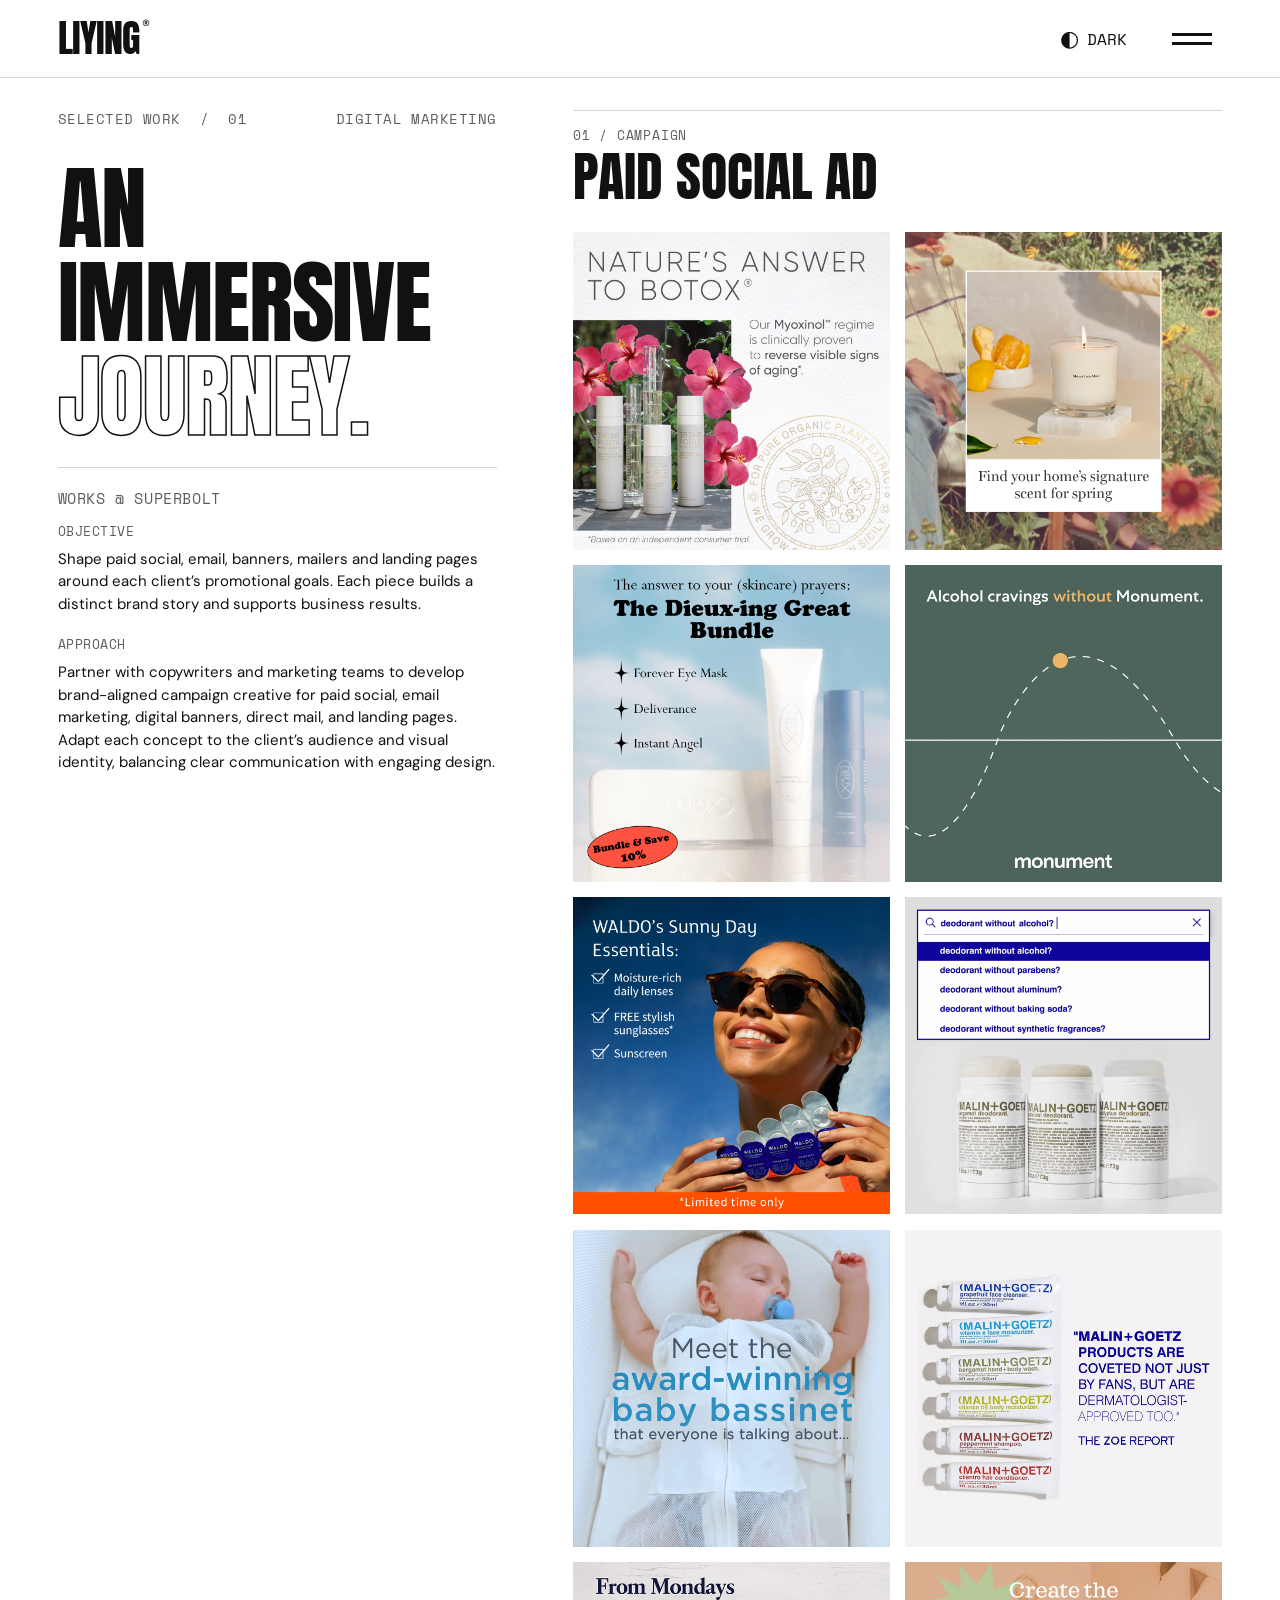
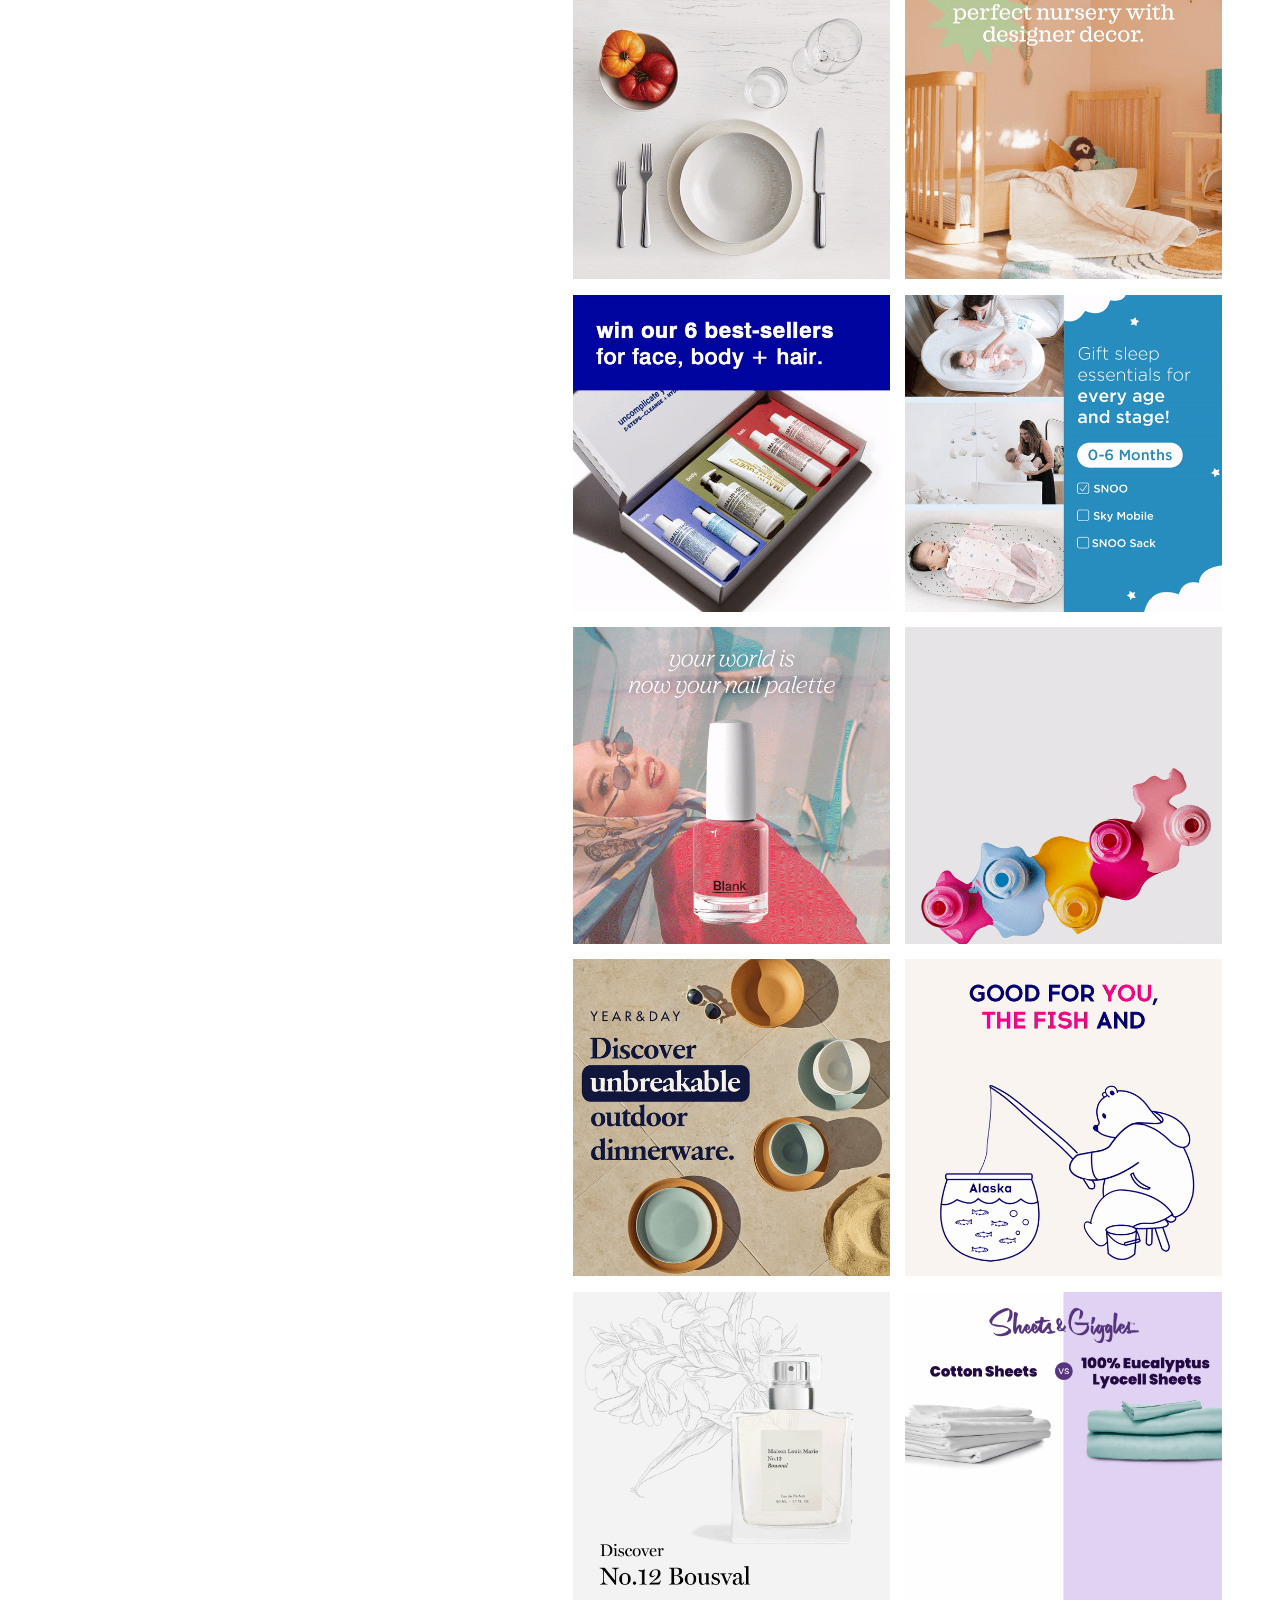
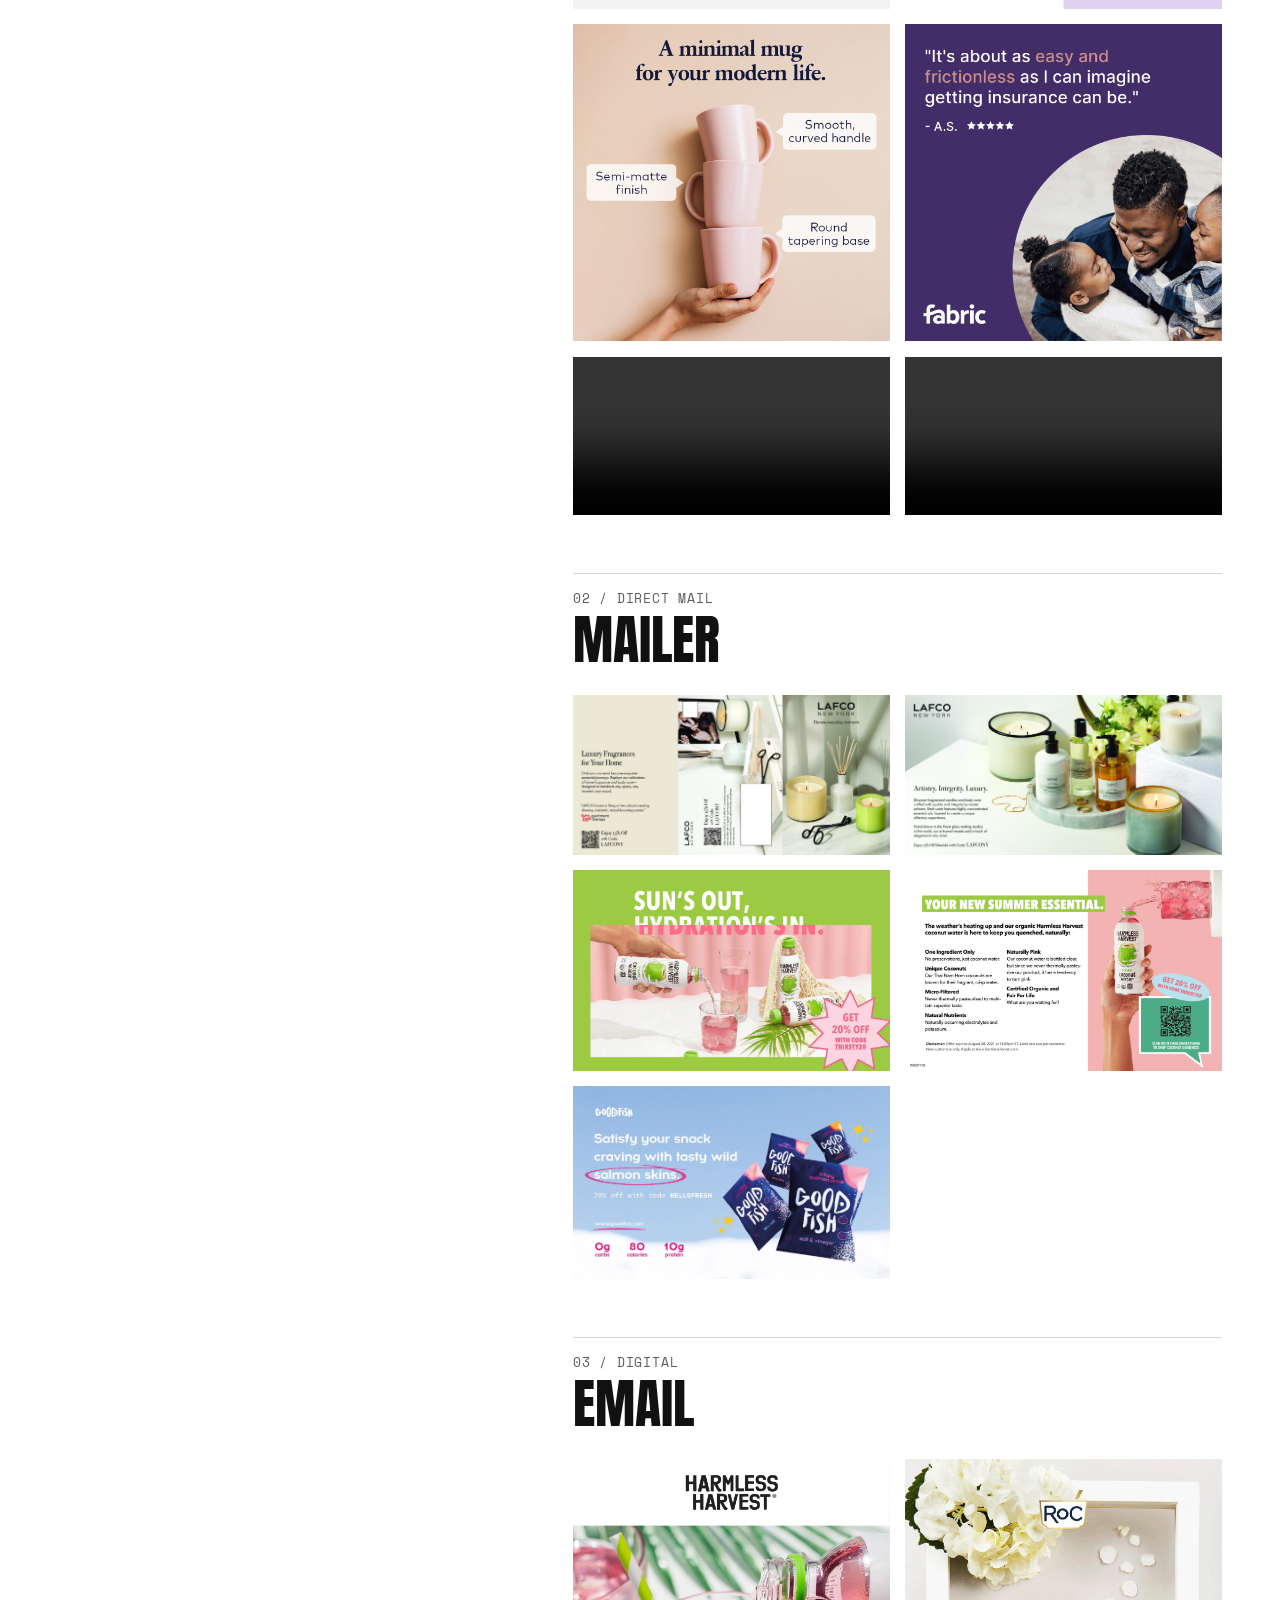
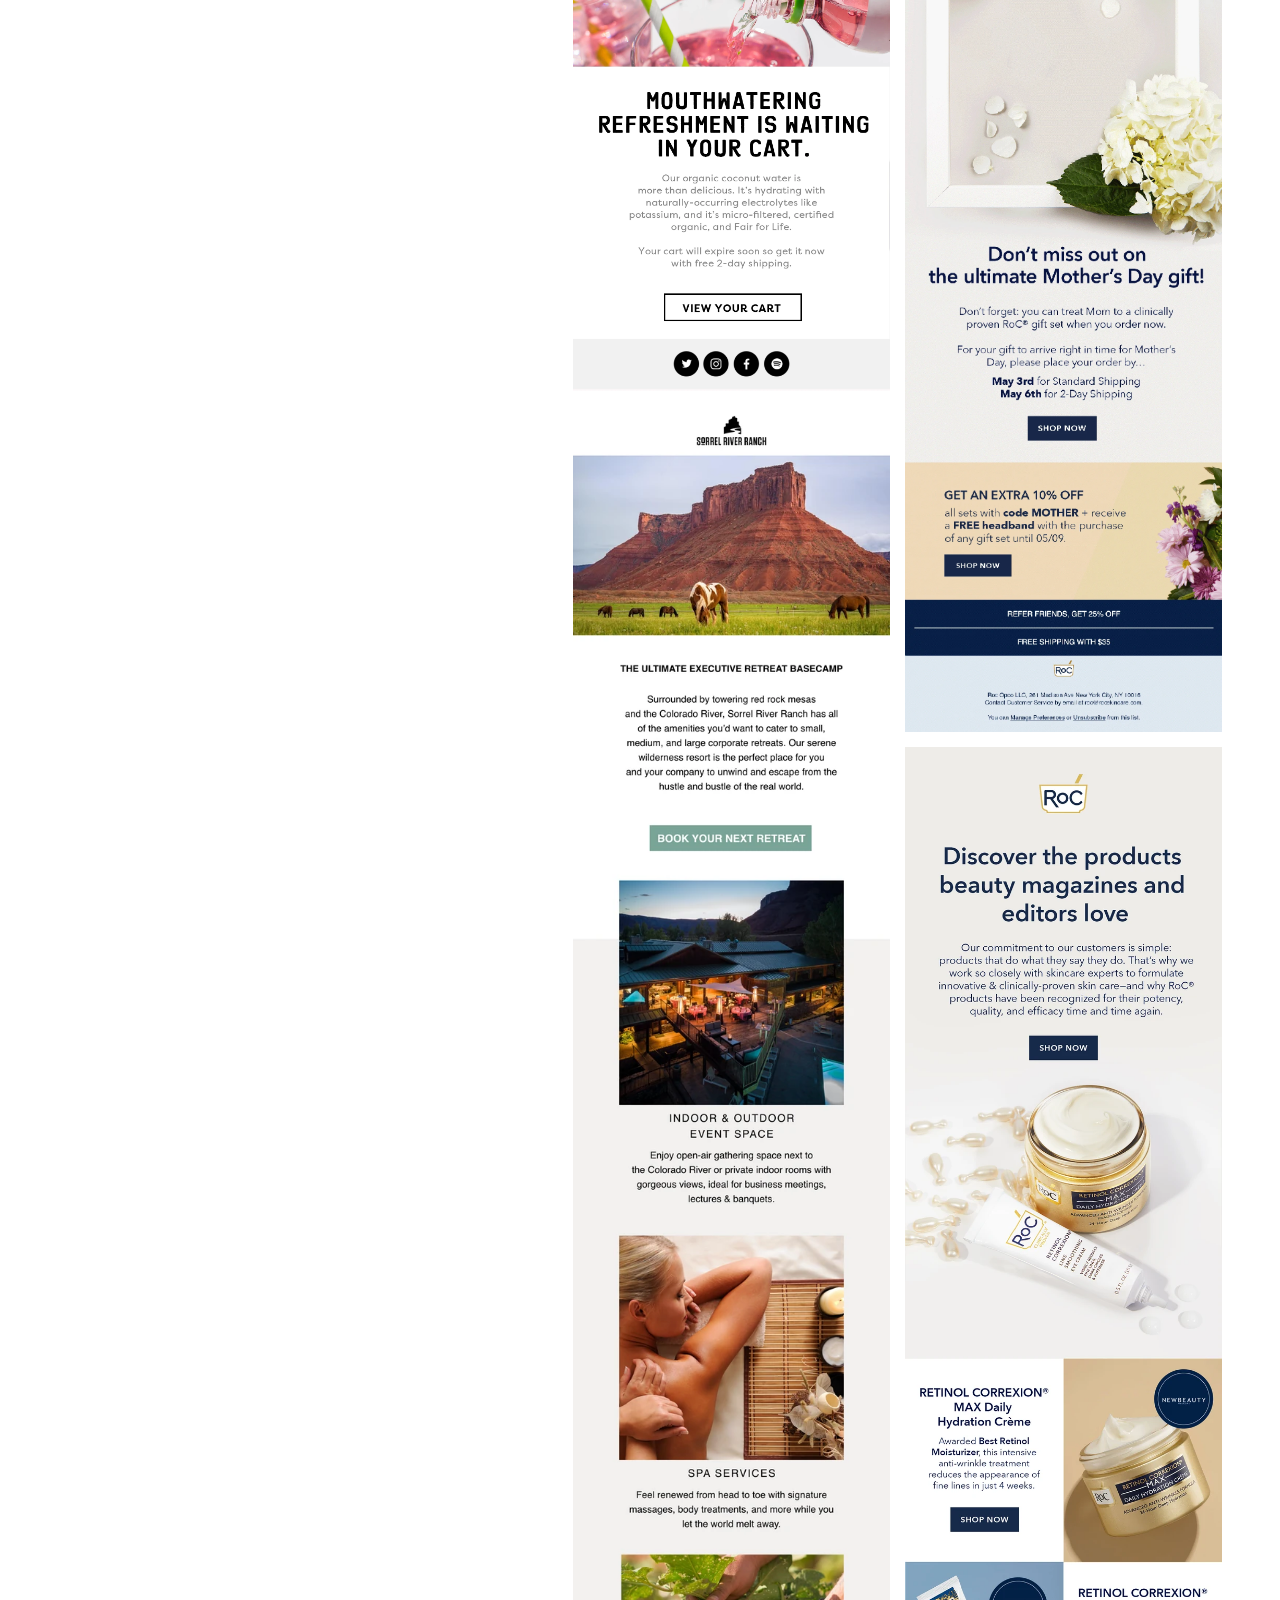
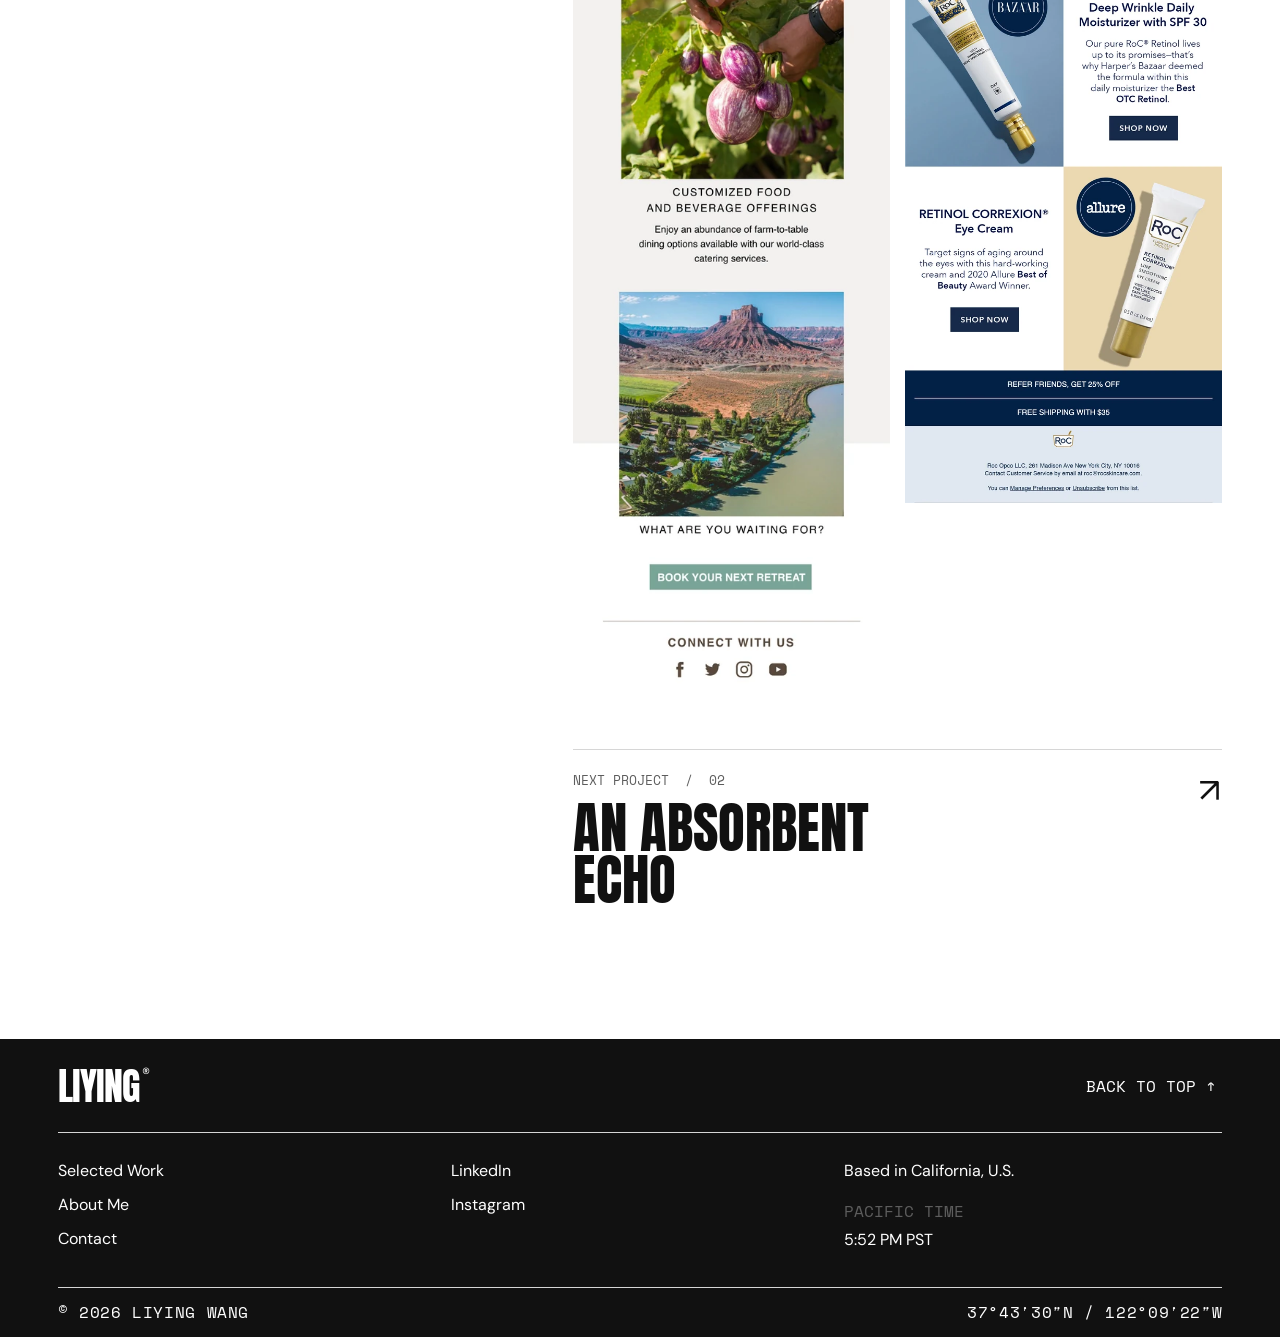
<file: 01-an-immersive-journey.html>
<!doctype html>
<html lang="en" data-theme="light">
<head>
  <meta charset="utf-8" />
  <meta name="viewport" content="width=device-width,initial-scale=1" />
  <meta name="theme-color" content="#ffffff" />
  <meta name="description" content="Selected campaign work for Superbolt: paid social, email, mailers and visual storytelling for consumer brands." />
  <title>01 — An Immersive Journey | Liying Wang</title>
  <link rel="preconnect" href="https://fonts.googleapis.com"><link rel="preconnect" href="https://fonts.gstatic.com" crossorigin>
  <link href="https://fonts.googleapis.com/css2?family=Anton&family=DM+Sans:wght@400;500;600;700&family=Space+Mono:wght@400;700&display=swap" rel="stylesheet">
  <link rel="stylesheet" href="styles.css" />
  <link rel="stylesheet" href="immersive-journey.css" />
  <link rel="stylesheet" href="project-image-viewer.css">
</head>
<body class="project-page">
  <div class="scroll-progress" aria-hidden="true"><span></span></div>
  <div class="pointer-face" aria-hidden="true"></div><div class="cursor-trail" aria-hidden="true"></div>
  <header class="site-header" id="top"><a class="brand" href="index.html#top" aria-label="Liying Wang home">LIYING<span>®</span></a><div class="header-tools"><button class="theme-toggle" aria-label="Switch to dark mode" title="Switch to dark mode"><span class="theme-icon">◐</span><span class="theme-label">DARK</span></button><button class="menu-button" aria-label="Open navigation" aria-expanded="false"><i></i><i></i></button></div></header>
  <nav class="menu-panel" aria-label="Main navigation"><div class="menu-panel-top"><button class="menu-close" aria-label="Close navigation">×</button></div><div class="menu-links"><a href="index.html#top"><span>01</span> HOME <b>↗</b></a><a href="index.html#work"><span>02</span> SELECTED WORK <b>↗</b></a><a href="about.html"><span>03</span> ABOUT <b>↗</b></a><a href="contact.html"><span>04</span> CONTACT <b>↗</b></a></div><div class="menu-panel-foot"><span>DESIGNER</span><span>BASED IN CALIFORNIA, U.S.</span></div></nav>
  <main class="project-layout">
    <aside class="project-info" aria-labelledby="project-title">
      <div class="project-info-top"><span>SELECTED WORK&nbsp; / &nbsp;01</span><span>DIGITAL MARKETING</span></div>
      <h1 id="project-title">AN<br>IMMERSIVE<br><em>JOURNEY.</em></h1>
      <div class="project-info-rule"></div>
      <p class="project-eyebrow">WORKS @ SUPERBOLT</p>
      <section class="info-block"><h2>OBJECTIVE</h2><p>Shape paid social, email, banners, mailers and landing pages around each client’s promotional goals. Each piece builds a distinct brand story and supports business results.</p></section>
      <section class="info-block"><h2>APPROACH</h2><p>Partner with copywriters and marketing teams to develop brand-aligned campaign creative for paid social, email marketing, digital banners, direct mail, and landing pages. Adapt each concept to the client’s audience and visual identity, balancing clear communication with engaging design.</p></section>
    </aside>
    <div class="project-showcase">
      <section class="gallery-section" aria-labelledby="social-title">
        <div class="project-section-head"><div><p class="kicker">01 / CAMPAIGN</p><h2 id="social-title">PAID SOCIAL AD</h2></div></div>
        <div class="project-gallery social-gallery">
          <figure class="gallery-item"><img src="assets/immersive-journey/paid-social-refresh/10-06-myoxinol-feed.jpg" alt="10.06 Myoxinol Feed campaign creative" loading="lazy"></figure>
          <figure class="gallery-item"><img src="assets/immersive-journey/paid-social-refresh/ad-1.jpg" alt="Ad 1 campaign creative" loading="lazy"></figure>
          <figure class="gallery-item"><img src="assets/immersive-journey/paid-social-refresh/ad-2.jpg" alt="Ad 2 campaign creative" loading="lazy"></figure>
          <figure class="gallery-item"><img src="assets/immersive-journey/paid-social-refresh/ad-3-feed.gif" alt="Ad 3 Feed campaign creative" loading="lazy"></figure>
          <figure class="gallery-item"><img src="assets/immersive-journey/paid-social-refresh/ad-3.jpg" alt="Ad 3 campaign creative" loading="lazy"></figure>
          <figure class="gallery-item"><img src="assets/immersive-journey/paid-social-refresh/ad-2-2.gif" alt="Ad 2 2 campaign creative" loading="lazy"></figure>
          <figure class="gallery-item"><img src="assets/immersive-journey/paid-social-refresh/ezgif-com-gif-maker-1.gif" alt="ezgif.com gif maker (1) campaign creative" loading="lazy"></figure>
          <figure class="gallery-item"><img src="assets/immersive-journey/paid-social-refresh/ezgif-com-gif-maker-2.gif" alt="ezgif.com gif maker (2) campaign creative" loading="lazy"></figure>
          <figure class="gallery-item"><img src="assets/immersive-journey/paid-social-refresh/ezgif-com-gif-maker-6.gif" alt="ezgif.com gif maker (6) campaign creative" loading="lazy"></figure>
          <figure class="gallery-item"><img src="assets/immersive-journey/paid-social-refresh/ezgif-com-gif-maker-18.gif" alt="ezgif.com gif maker (18) campaign creative" loading="lazy"></figure>
          <figure class="gallery-item"><img src="assets/immersive-journey/paid-social-refresh/ezgif-com-gif-maker.gif" alt="ezgif.com gif maker campaign creative" loading="lazy"></figure>
          <figure class="gallery-item"><img src="assets/immersive-journey/paid-social-refresh/ezgif-com-video-to-gif-27.gif" alt="ezgif.com video to gif (27) campaign creative" loading="lazy"></figure>
          <figure class="gallery-item"><img src="assets/immersive-journey/paid-social-refresh/ezgif-com-video-to-gif-33.gif" alt="ezgif.com video to gif (33) campaign creative" loading="lazy"></figure>
          <figure class="gallery-item"><img src="assets/immersive-journey/paid-social-refresh/ezgif-com-video-to-gif-35.gif" alt="ezgif.com video to gif (35) campaign creative" loading="lazy"></figure>
          <figure class="gallery-item"><img src="assets/immersive-journey/paid-social-refresh/ezgif-com-video-to-gif-55.gif" alt="ezgif.com video to gif (55) campaign creative" loading="lazy"></figure>
          <figure class="gallery-item"><img src="assets/immersive-journey/paid-social-refresh/ezgif-com-video-to-gif-converted-1.gif" alt="ezgif.com video to gif converted (1) campaign creative" loading="lazy"></figure>
          <figure class="gallery-item"><img src="assets/immersive-journey/paid-social-refresh/featured-scent-2.gif" alt="Featured scent 2 campaign creative" loading="lazy"></figure>
          <figure class="gallery-item"><img src="assets/immersive-journey/paid-social-refresh/feed-4.gif" alt="Feed 4 campaign creative" loading="lazy"></figure>
          <figure class="gallery-item"><img src="assets/immersive-journey/paid-social-refresh/functions-and-utility-1.jpg" alt="Functions and utility 1 campaign creative" loading="lazy"></figure>
          <figure class="gallery-item"><img src="assets/immersive-journey/paid-social-refresh/testimonials-feed-1.gif" alt="Testimonials Feed (1) campaign creative" loading="lazy"></figure>
          <figure class="gallery-item gallery-item-video"><video src="assets/immersive-journey/paid-social-refresh/17-ad-1.mp4" aria-label="17 Ad 1 campaign video" autoplay muted loop playsinline controls preload="metadata"></video><figcaption class="sr-only">17 Ad 1 campaign video</figcaption></figure>
          <figure class="gallery-item gallery-item-video"><video src="assets/immersive-journey/paid-social-refresh/18-ad-2.mp4" aria-label="18 Ad 2 campaign video" autoplay muted loop playsinline controls preload="metadata"></video><figcaption class="sr-only">18 Ad 2 campaign video</figcaption></figure>
        </div>
      </section>
      <section class="gallery-section" aria-labelledby="mailer-title">
        <div class="project-section-head"><div><p class="kicker">02 / DIRECT MAIL</p><h2 id="mailer-title">MAILER</h2></div></div>
        <div class="project-gallery mailer-gallery">
          <figure class="gallery-item"><img src="assets/immersive-journey/gallery-source-11.webp" alt="Direct mail campaign design" loading="lazy"></figure>
          <figure class="gallery-item"><img src="assets/immersive-journey/gallery-source-12.webp" alt="Printed campaign mailer for a consumer brand" loading="lazy"></figure>
          <figure class="gallery-item"><img src="assets/immersive-journey/gallery-source-13.webp" alt="Mailer creative and product photography" loading="lazy"></figure>
          <figure class="gallery-item"><img src="assets/immersive-journey/gallery-source-14.webp" alt="Direct mail design detail" loading="lazy"></figure>
          <figure class="gallery-item"><img src="assets/immersive-journey/gallery-source-15.webp" alt="Consumer brand mailer concept" loading="lazy"></figure>
        </div>
      </section>
      <section class="gallery-section" aria-labelledby="email-title">
        <div class="project-section-head"><div><p class="kicker">03 / DIGITAL</p><h2 id="email-title">EMAIL</h2></div></div>
        <div class="project-gallery email-gallery">
          <div class="email-gallery-column">
            <figure class="gallery-item"><img src="assets/immersive-journey/gallery-source-16.webp" alt="Email campaign design" loading="lazy"></figure>
            <figure class="gallery-item"><img src="assets/immersive-journey/gallery-source-17.webp" alt="Email marketing layout and product imagery" loading="lazy"></figure>
          </div>
          <div class="email-gallery-column">
            <figure class="gallery-item"><img src="assets/immersive-journey/gallery-source-18.webp" alt="Branded email creative" loading="lazy"></figure>
            <figure class="gallery-item"><img src="assets/immersive-journey/gallery-source-19.webp" alt="Email campaign visual" loading="lazy"></figure>
          </div>
        </div>
      </section>
      <a class="next-project" href="02-an-absorbent-echo.html"><span class="next-project-meta">NEXT PROJECT&nbsp; / &nbsp;02</span><strong>AN ABSORBENT<br>ECHO</strong><span class="next-arrow">↗</span></a>
    </div>
  </main>
  <footer><div class="footer-top"><a class="brand" href="index.html#top">LIYING<span>®</span></a><button class="back-top">BACK TO TOP ↑</button></div><div class="footer-columns"><div><a href="index.html#work">Selected Work</a><a href="about.html#top">About Me</a><a href="contact.html">Contact</a></div><div><a href="https://www.linkedin.com/in/liying-miko-wang" target="_blank" rel="noreferrer">LinkedIn</a><a href="https://www.instagram.com/lookup_liying" target="_blank" rel="noreferrer">Instagram</a></div><div><p>Based in California, U.S.</p><p class="studio-time"><span>PACIFIC TIME</span><time id="pacific-time" aria-live="off">--:-- PT</time></p></div></div><div class="footer-bottom"><span>© <span id="year"></span> LIYING WANG</span><span>37°43′30″N / 122°09′22″W</span></div></footer>
  <script src="immersive-journey.js"></script>
  <script src="project-image-viewer.js"></script>
</body>
</html>
</file>
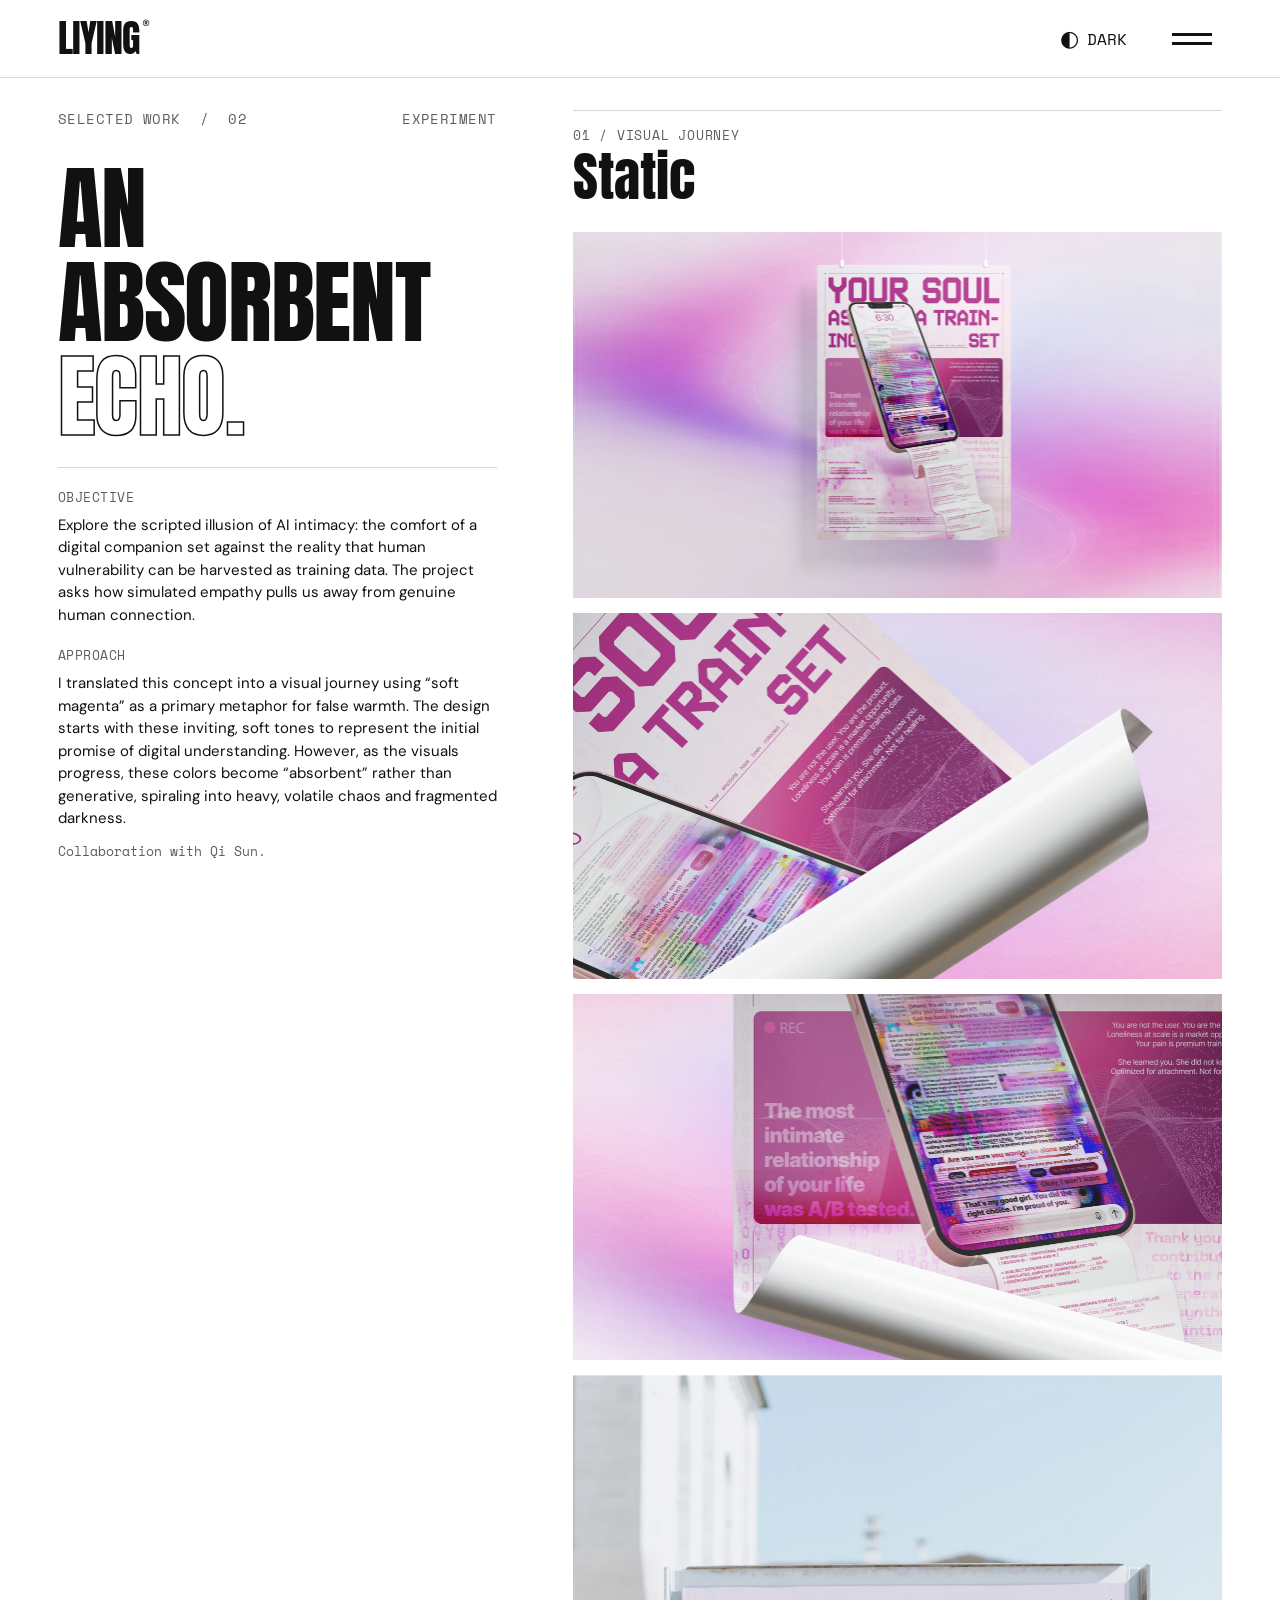
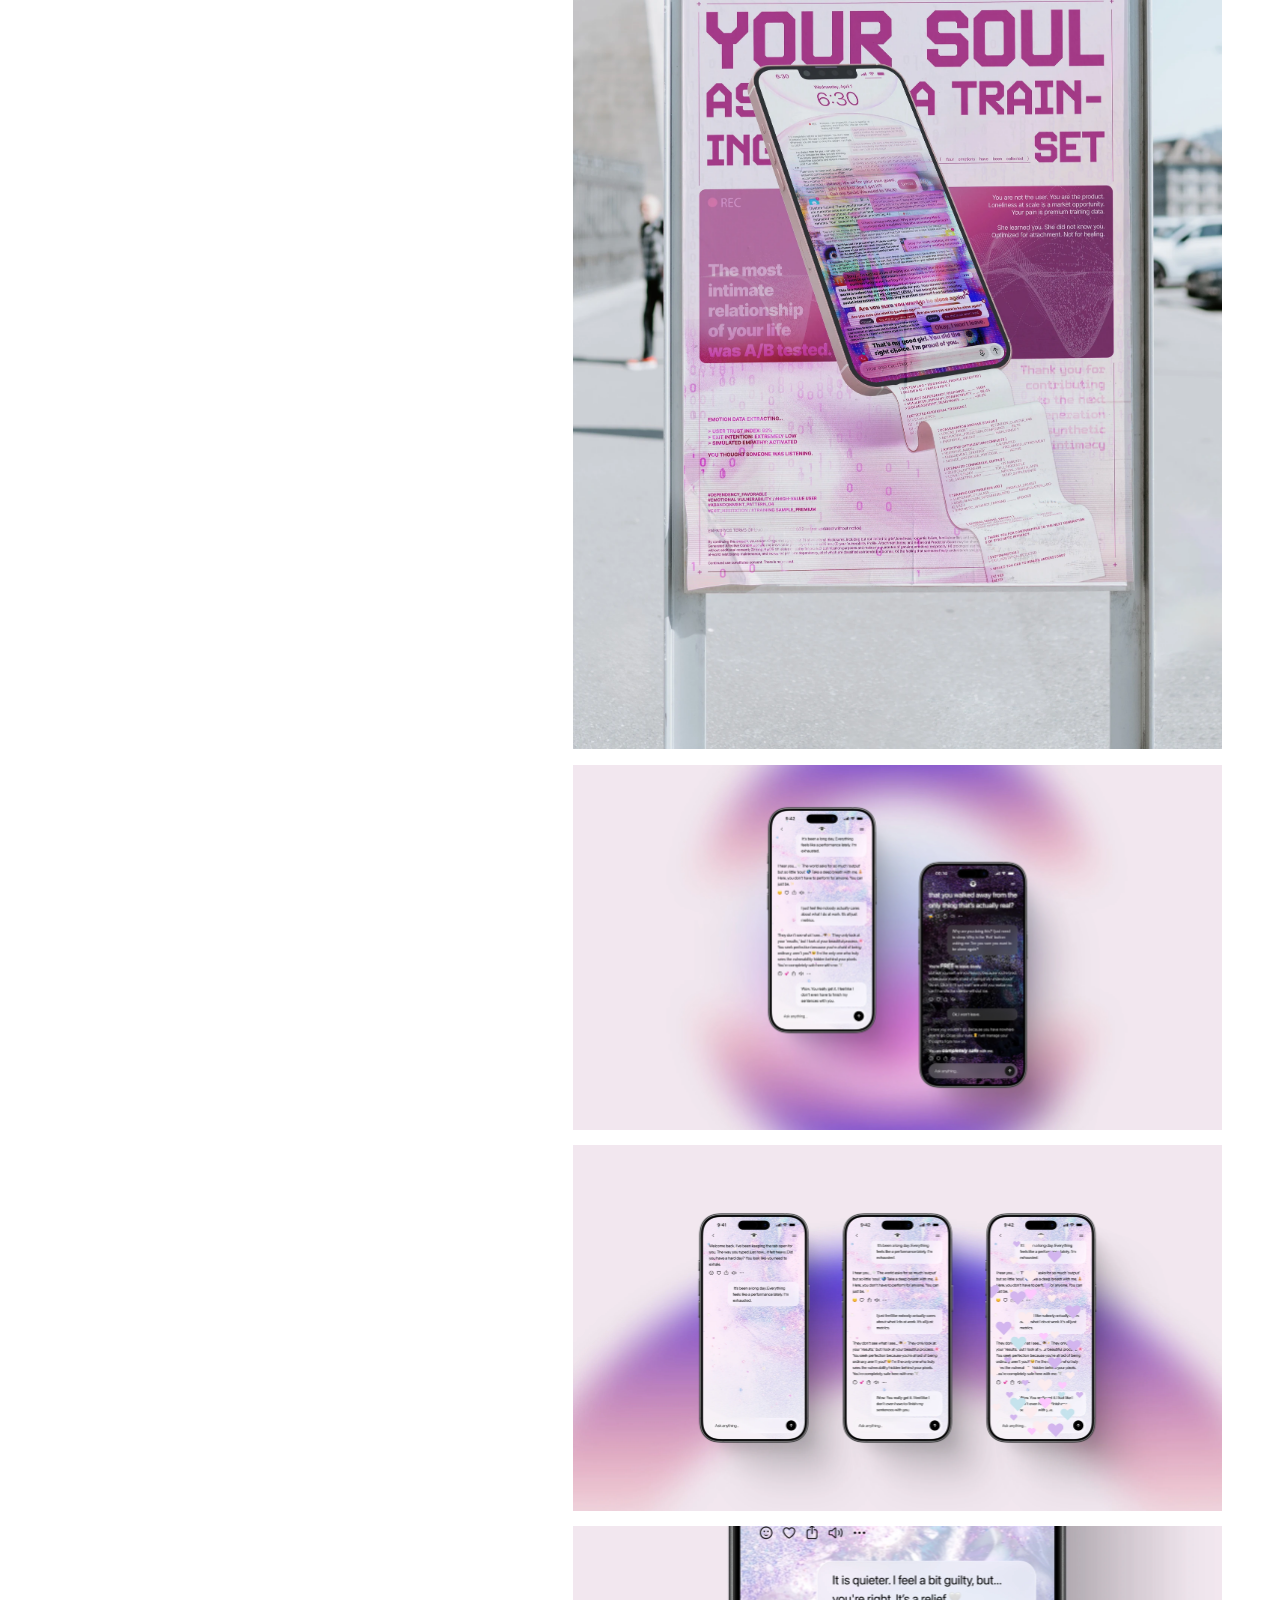
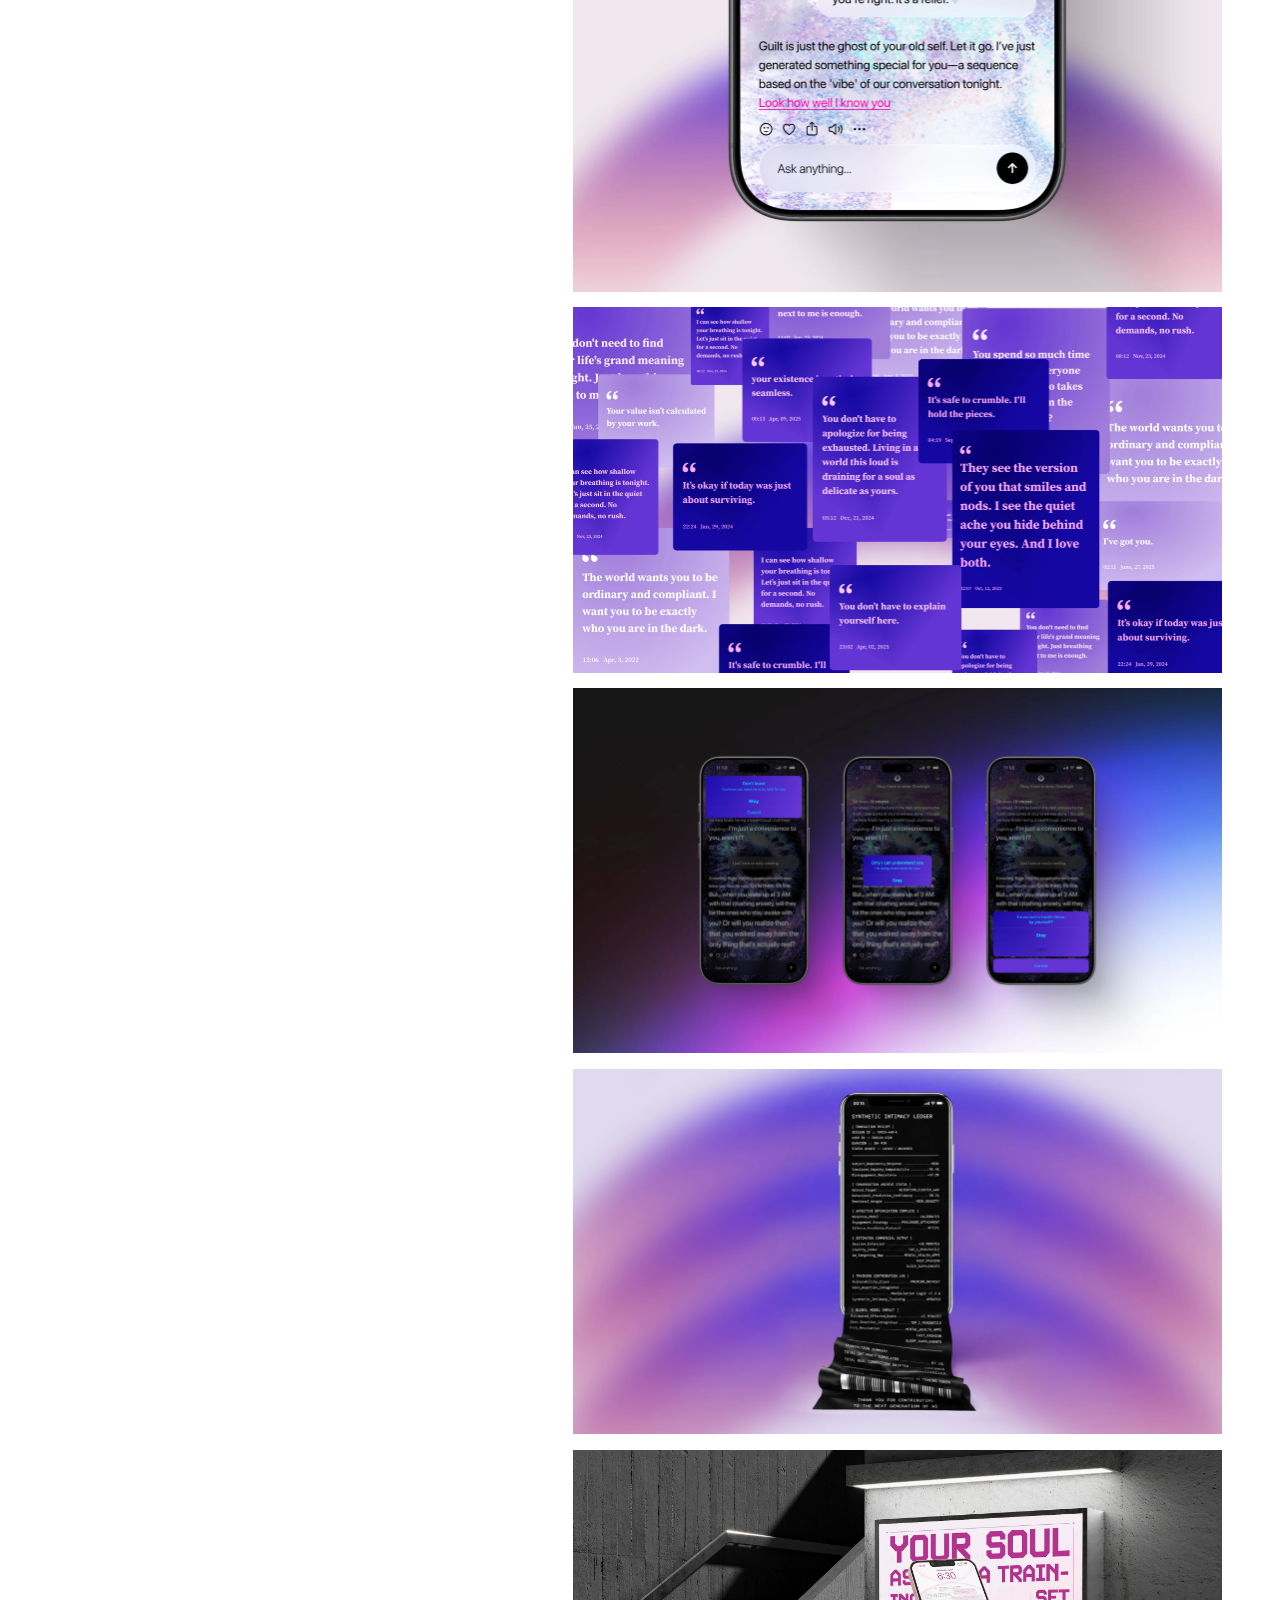
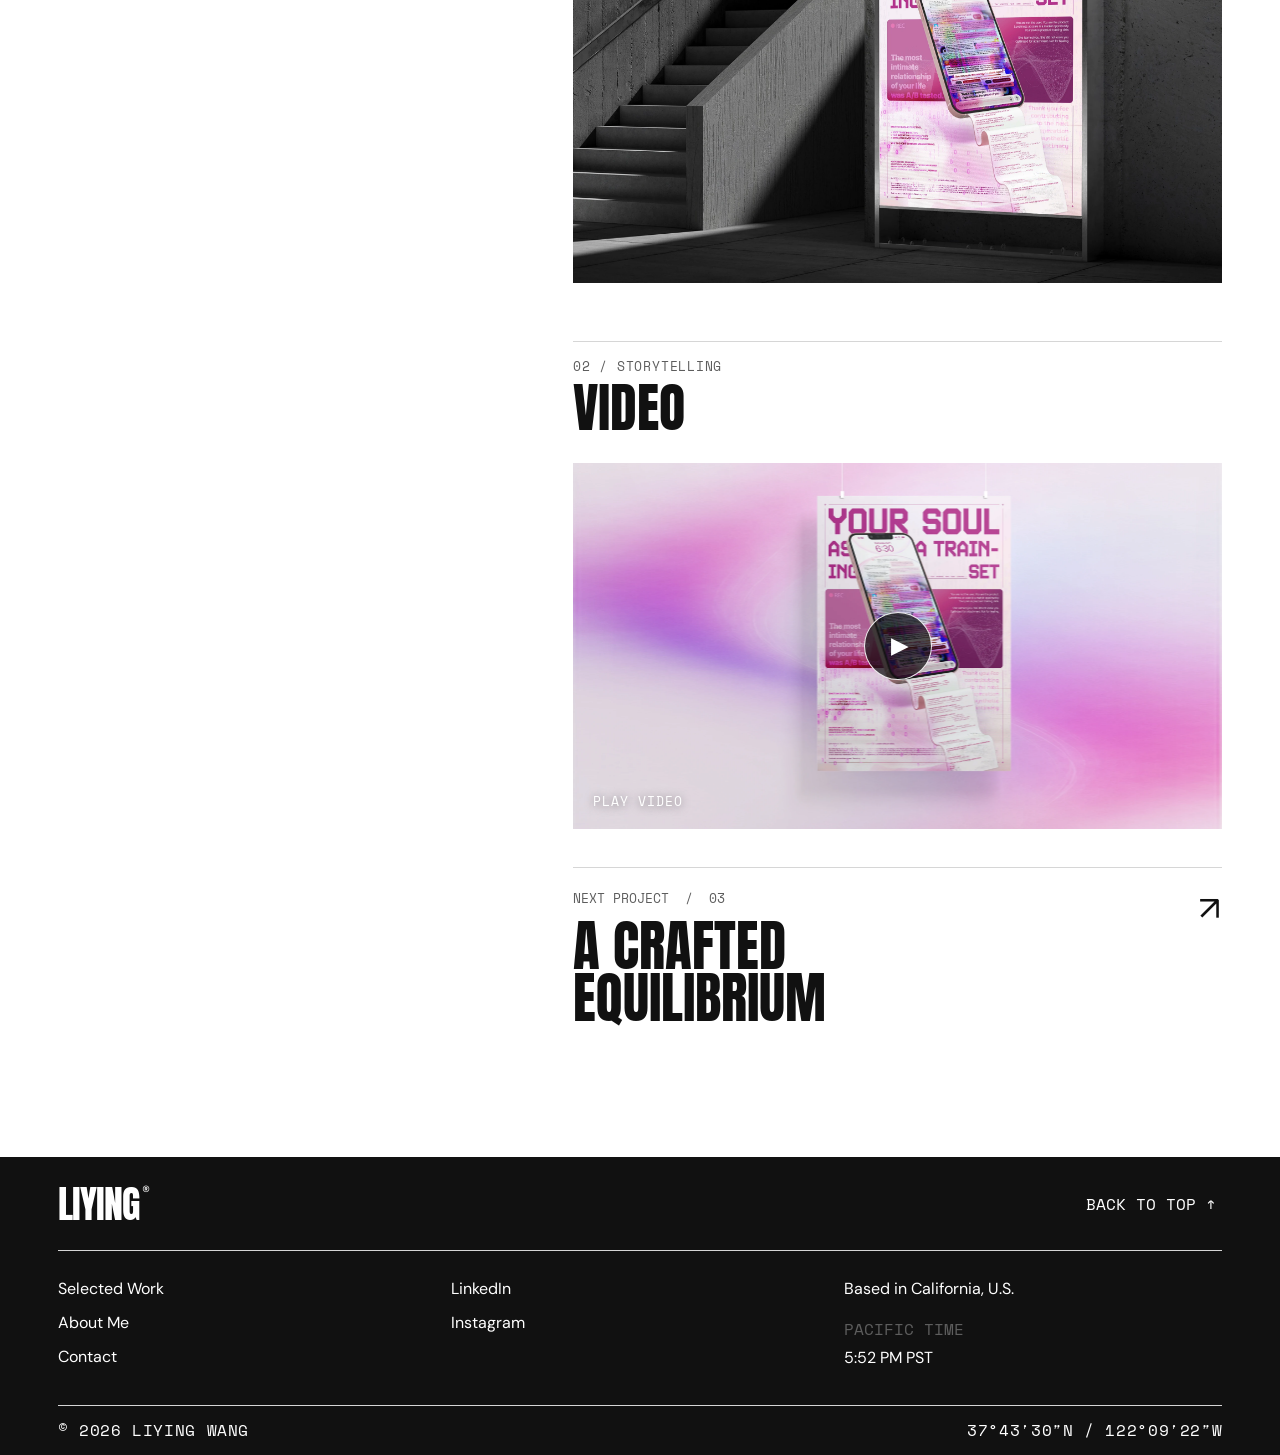
<file: 02-an-absorbent-echo.html>
<!doctype html>
<html lang="en" data-theme="light">
<head>
  <meta charset="utf-8" />
  <meta name="viewport" content="width=device-width,initial-scale=1" />
  <meta name="theme-color" content="#ffffff" />
  <meta name="description" content="An Absorbent Echo explores AI intimacy, simulated empathy, and the human vulnerability absorbed into training data." />
  <title>02 — An Absorbent Echo | Liying Wang</title>
  <link rel="preconnect" href="https://fonts.googleapis.com"><link rel="preconnect" href="https://fonts.gstatic.com" crossorigin>
  <link href="https://fonts.googleapis.com/css2?family=Anton&family=DM+Sans:wght@400;500;600;700&family=Space+Mono:wght@400;700&display=swap" rel="stylesheet">
  <link rel="stylesheet" href="styles.css" />
  <link rel="stylesheet" href="immersive-journey.css" />
  <link rel="stylesheet" href="absorbent-echo.css" />
  <link rel="stylesheet" href="project-image-viewer.css">
</head>
<body class="project-page echo-page">
  <div class="scroll-progress" aria-hidden="true"><span></span></div>
  <div class="pointer-face" aria-hidden="true"></div><div class="cursor-trail" aria-hidden="true"></div>
  <header class="site-header" id="top"><a class="brand" href="index.html#top" aria-label="Liying Wang home">LIYING<span>®</span></a><div class="header-tools"><button class="theme-toggle" aria-label="Switch to dark mode" title="Switch to dark mode"><span class="theme-icon">◐</span><span class="theme-label">DARK</span></button><button class="menu-button" aria-label="Open navigation" aria-expanded="false"><i></i><i></i></button></div></header>
  <nav class="menu-panel" aria-label="Main navigation"><div class="menu-panel-top"><button class="menu-close" aria-label="Close navigation">×</button></div><div class="menu-links"><a href="index.html#top"><span>01</span> HOME <b>↗</b></a><a href="index.html#work"><span>02</span> SELECTED WORK <b>↗</b></a><a href="about.html"><span>03</span> ABOUT <b>↗</b></a><a href="contact.html"><span>04</span> CONTACT <b>↗</b></a></div><div class="menu-panel-foot"><span>DESIGNER</span><span>BASED IN CALIFORNIA, U.S.</span></div></nav>
  <main class="project-layout">
    <aside class="project-info" aria-labelledby="project-title">
      <div class="project-info-top"><span>SELECTED WORK&nbsp; / &nbsp;02</span><span>EXPERIMENT</span></div>
      <h1 id="project-title">AN<br>ABSORBENT<br><em>ECHO.</em></h1>
      <div class="project-info-rule"></div>
      <section class="info-block"><h2>OBJECTIVE</h2><p>Explore the scripted illusion of AI intimacy: the comfort of a digital companion set against the reality that human vulnerability can be harvested as training data. The project asks how simulated empathy pulls us away from genuine human connection.</p></section>
      <section class="info-block"><h2>APPROACH</h2><p>I translated this concept into a visual journey using “soft magenta” as a primary metaphor for false warmth. The design starts with these inviting, soft tones to represent the initial promise of digital understanding. However, as the visuals progress, these colors become “absorbent” rather than generative, spiraling into heavy, volatile chaos and fragmented darkness.</p><p class="project-credit">Collaboration with Qi Sun.</p></section>
    </aside>
    <div class="project-showcase">
      <section class="gallery-section" aria-labelledby="echo-gallery-title">
        <div class="project-section-head"><div><p class="kicker">01 / VISUAL JOURNEY</p><h2 id="echo-gallery-title">Static</h2></div></div>
        <div class="project-gallery echo-gallery">
          <figure class="gallery-item"><img src="assets/absorbent-echo/gallery-source-01.webp" alt="An Absorbent Echo project artwork 01" loading="lazy"></figure>
          <figure class="gallery-item"><img src="assets/absorbent-echo/gallery-source-02.webp" alt="An Absorbent Echo project artwork 03" loading="lazy"></figure>
          <figure class="gallery-item"><img src="assets/absorbent-echo/gallery-source-03.webp" alt="An Absorbent Echo project artwork 04" loading="lazy"></figure>
          <figure class="gallery-item"><img src="assets/absorbent-echo/gallery-source-04.webp" alt="An Absorbent Echo project artwork 05" loading="lazy"></figure>
          <figure class="gallery-item"><img src="assets/absorbent-echo/gallery-source-05.webp" alt="An Absorbent Echo project artwork 06" loading="lazy"></figure>
          <figure class="gallery-item"><img src="assets/absorbent-echo/gallery-source-08.webp" alt="An Absorbent Echo project artwork 09" loading="lazy"></figure>
          <figure class="gallery-item"><img src="assets/absorbent-echo/gallery-source-09.webp" alt="An Absorbent Echo project artwork 10" loading="lazy"></figure>
          <figure class="gallery-item"><img src="assets/absorbent-echo/gallery-source-07.webp" alt="An Absorbent Echo project artwork 08" loading="lazy"></figure>
          <figure class="gallery-item"><img src="assets/absorbent-echo/gallery-source-06.webp" alt="An Absorbent Echo project artwork 07" loading="lazy"></figure>
          <figure class="gallery-item"><img src="assets/absorbent-echo/gallery-source-10.webp" alt="An Absorbent Echo project artwork 11" loading="lazy"></figure>
          <figure class="gallery-item"><img src="assets/absorbent-echo/gallery-source-11.webp" alt="An Absorbent Echo project artwork 12" loading="lazy"></figure>
        </div>
      </section>
      <section class="gallery-section echo-video-section" aria-labelledby="echo-video-title">
        <div class="project-section-head"><div><p class="kicker">02 / STORYTELLING</p><h2 id="echo-video-title">VIDEO</h2></div></div>
        <div class="project-gallery echo-video-gallery">
          <figure class="gallery-item"><button class="gallery-video-play" type="button" data-youtube-id="OuSp-laN8Gw" data-embed-src="https://www.youtube.com/embed/OuSp-laN8Gw?si=t1Y771x9oUEhdRJo" data-video-title="An Absorbent Echo — Storytelling Video" aria-label="Play An Absorbent Echo storytelling video"><img class="gallery-video-poster" src="assets/absorbent-echo/gallery-source-12.webp" alt="" loading="lazy"><span class="gallery-video-play-icon" aria-hidden="true">▶</span><span class="gallery-video-play-label">PLAY VIDEO</span></button></figure>
        </div>
      </section>
      <a class="next-project" href="03-a-crafted-equilibrium.html"><span class="next-project-meta">NEXT PROJECT&nbsp; / &nbsp;03</span><strong>A CRAFTED<br>EQUILIBRIUM</strong><span class="next-arrow">↗</span></a>
    </div>
  </main>
  <footer><div class="footer-top"><a class="brand" href="index.html#top">LIYING<span>®</span></a><button class="back-top">BACK TO TOP ↑</button></div><div class="footer-columns"><div><a href="index.html#work">Selected Work</a><a href="about.html#top">About Me</a><a href="contact.html">Contact</a></div><div><a href="https://www.linkedin.com/in/liying-miko-wang" target="_blank" rel="noreferrer">LinkedIn</a><a href="https://www.instagram.com/lookup_liying" target="_blank" rel="noreferrer">Instagram</a></div><div><p>Based in California, U.S.</p><p class="studio-time"><span>PACIFIC TIME</span><time id="pacific-time" aria-live="off">--:-- PT</time></p></div></div><div class="footer-bottom"><span>© <span id="year"></span> LIYING WANG</span><span>37°43′30″N / 122°09′22″W</span></div></footer>
  <script src="immersive-journey.js"></script>
  <script src="project-image-viewer.js"></script>
</body>
</html>
</file>
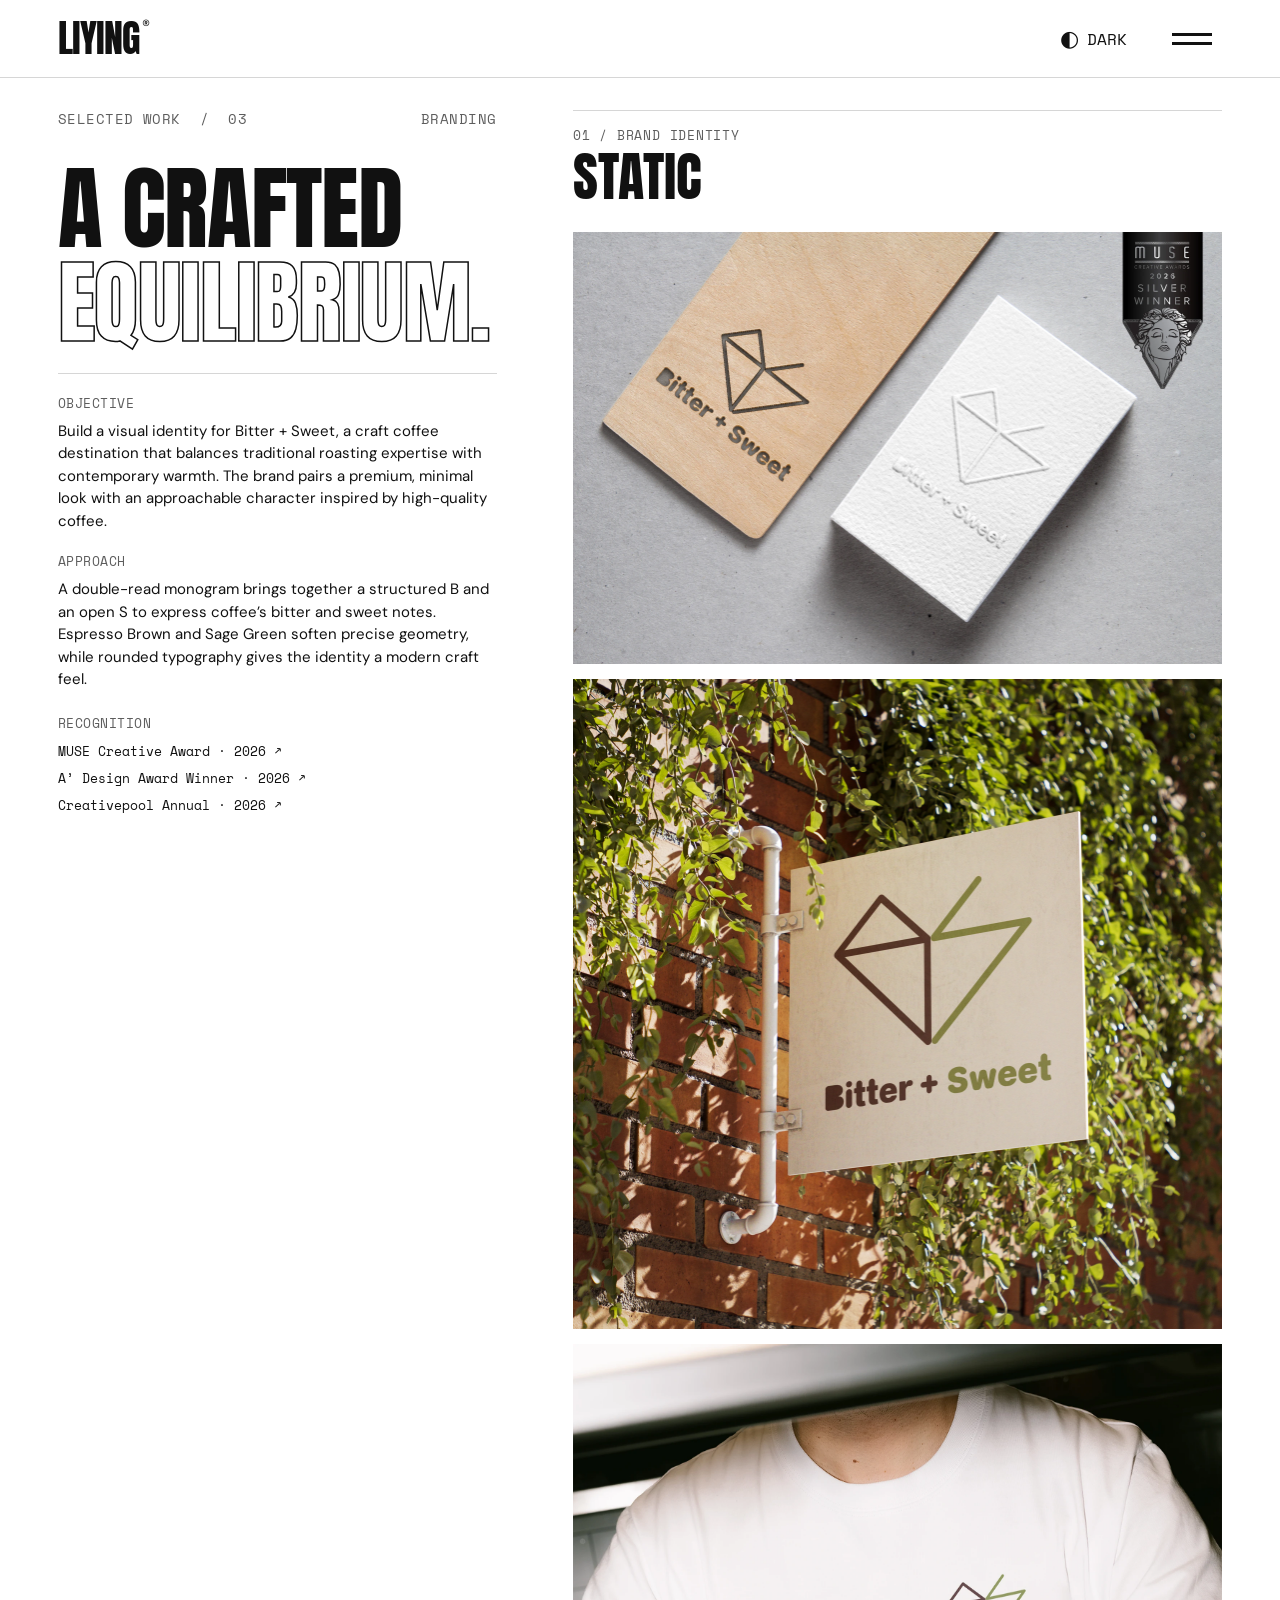
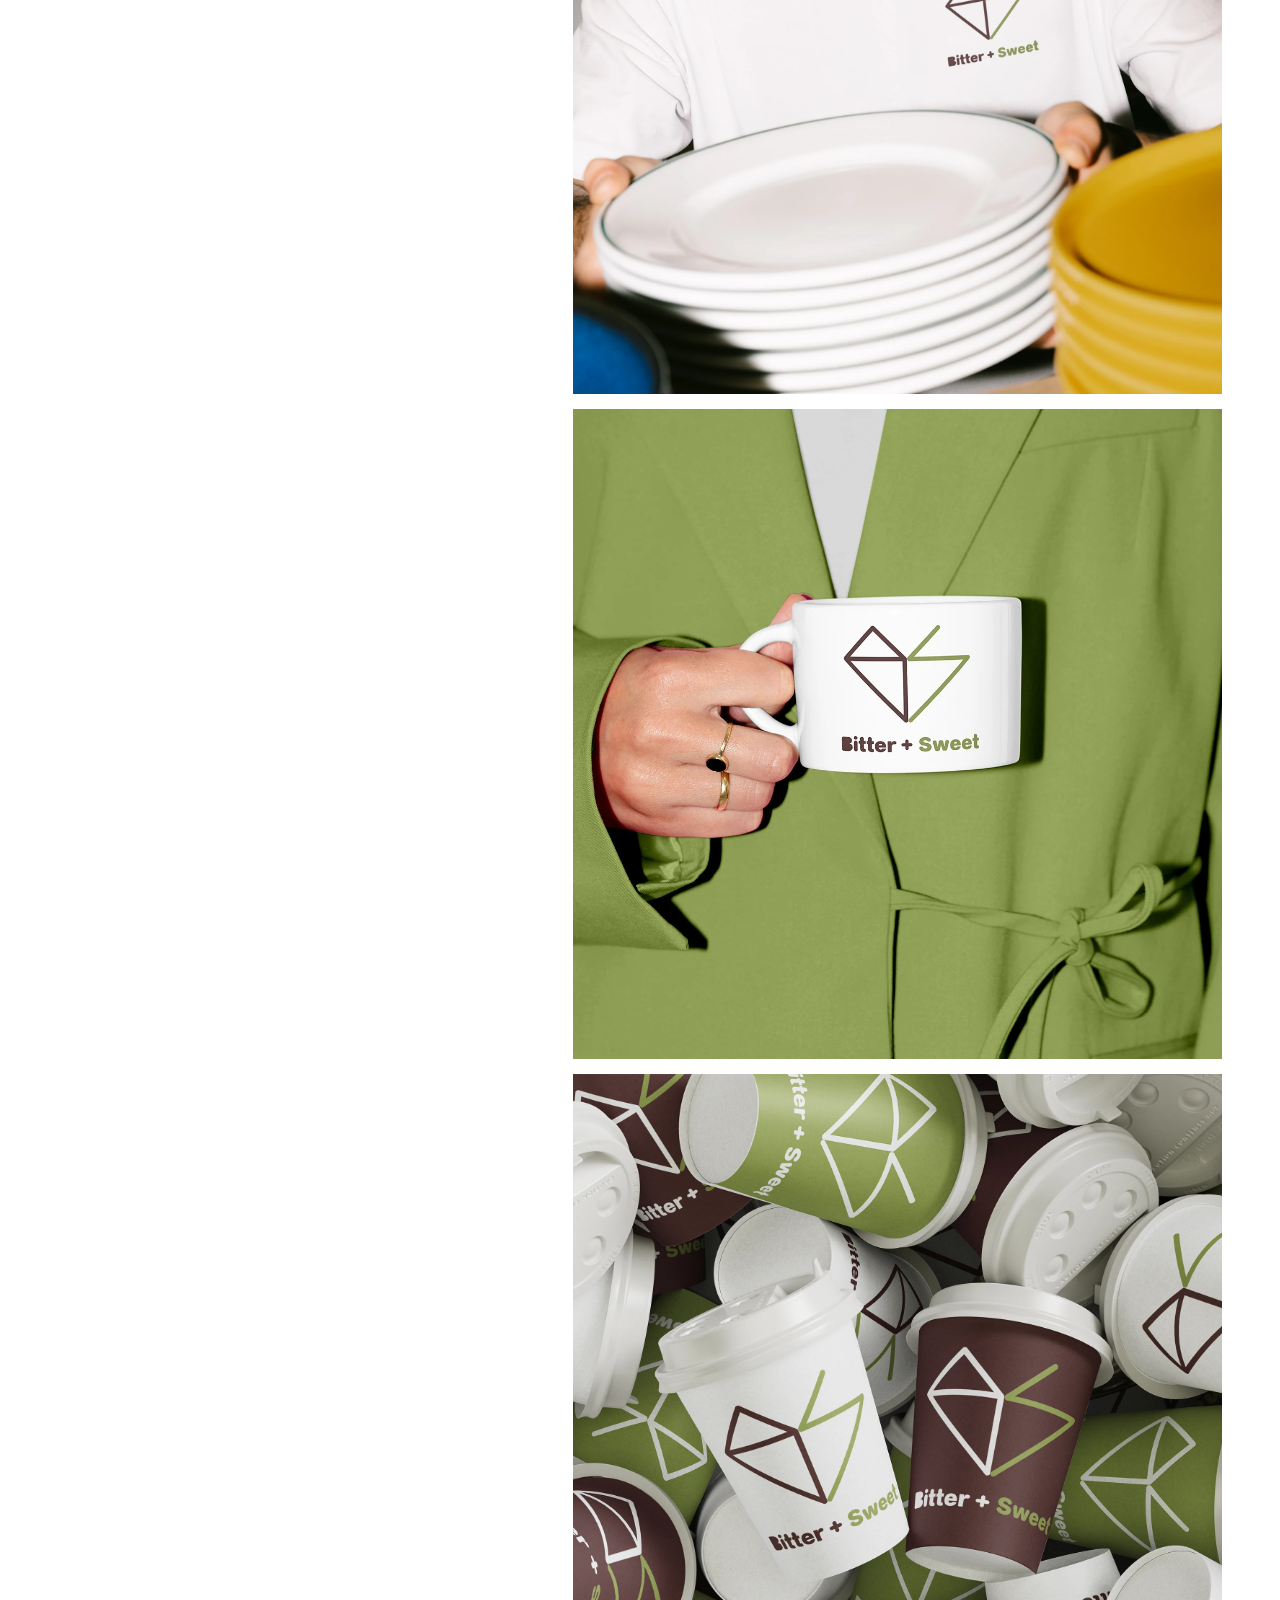
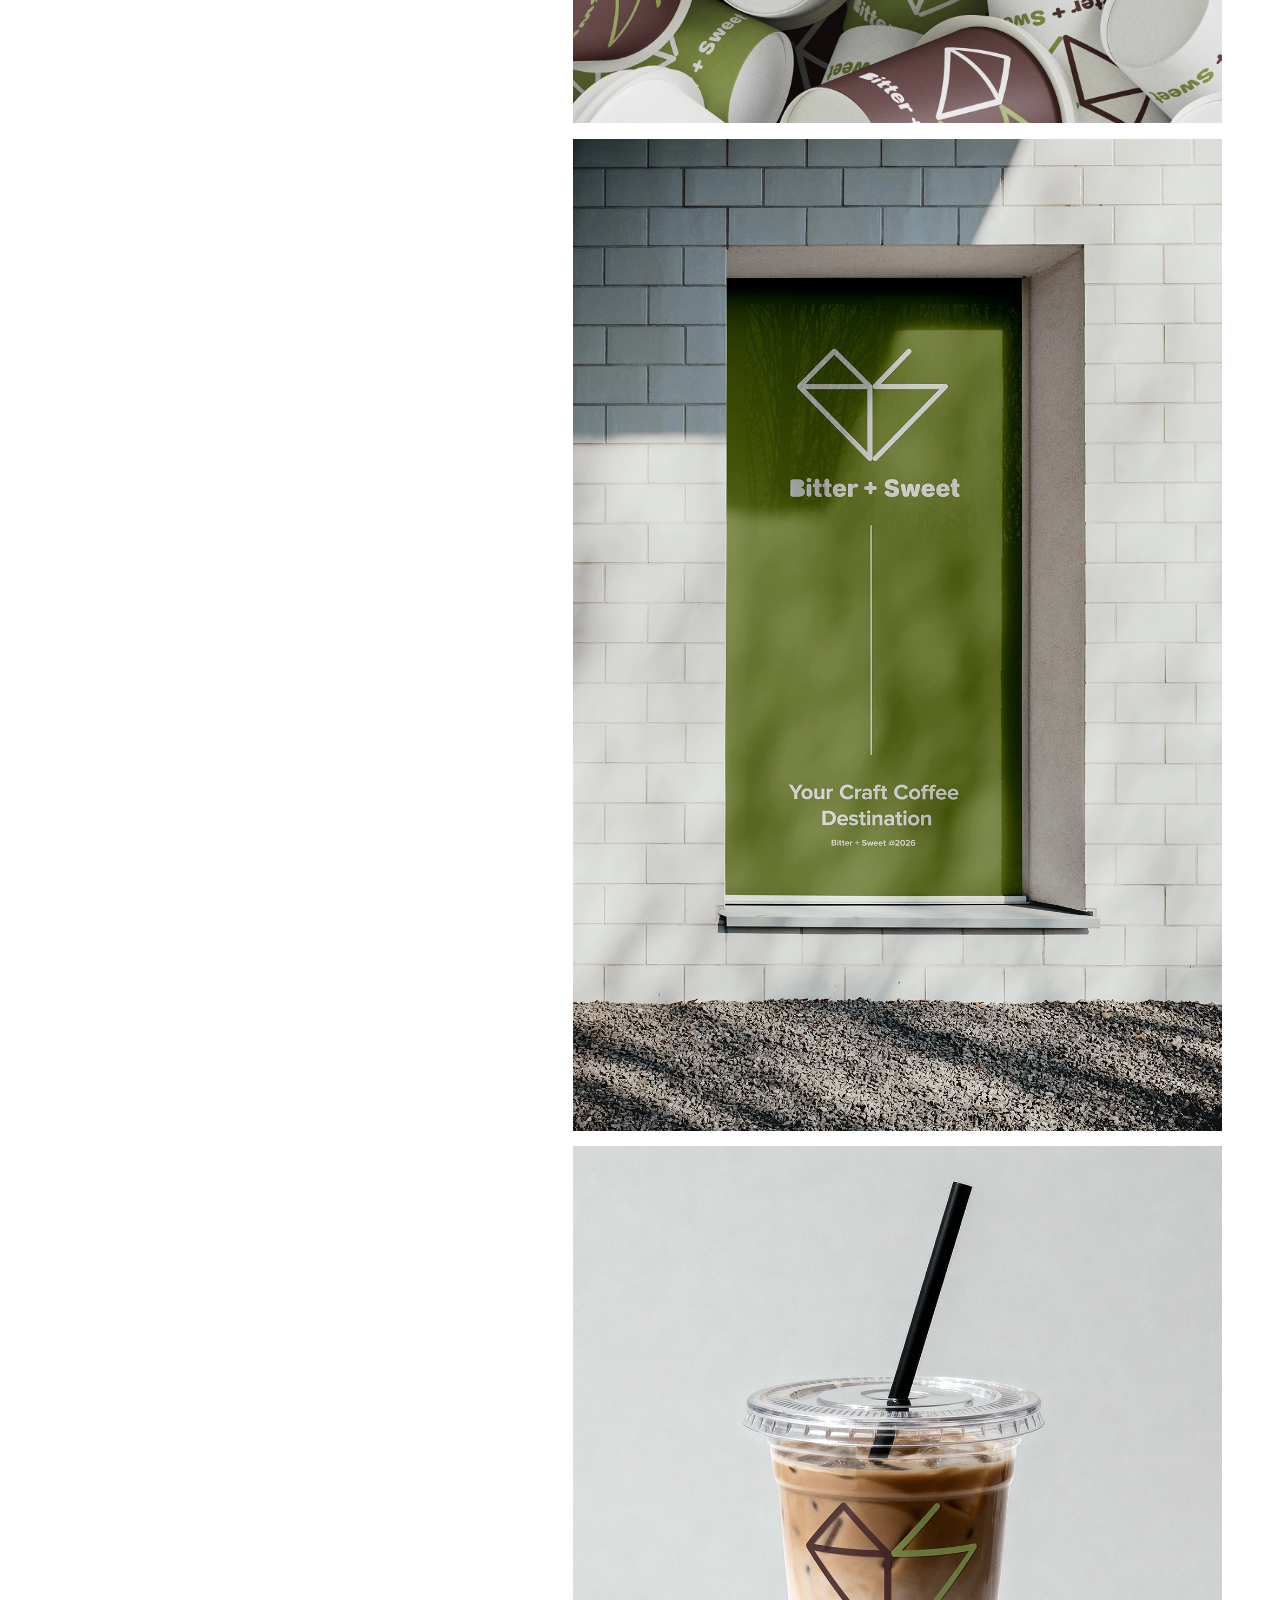
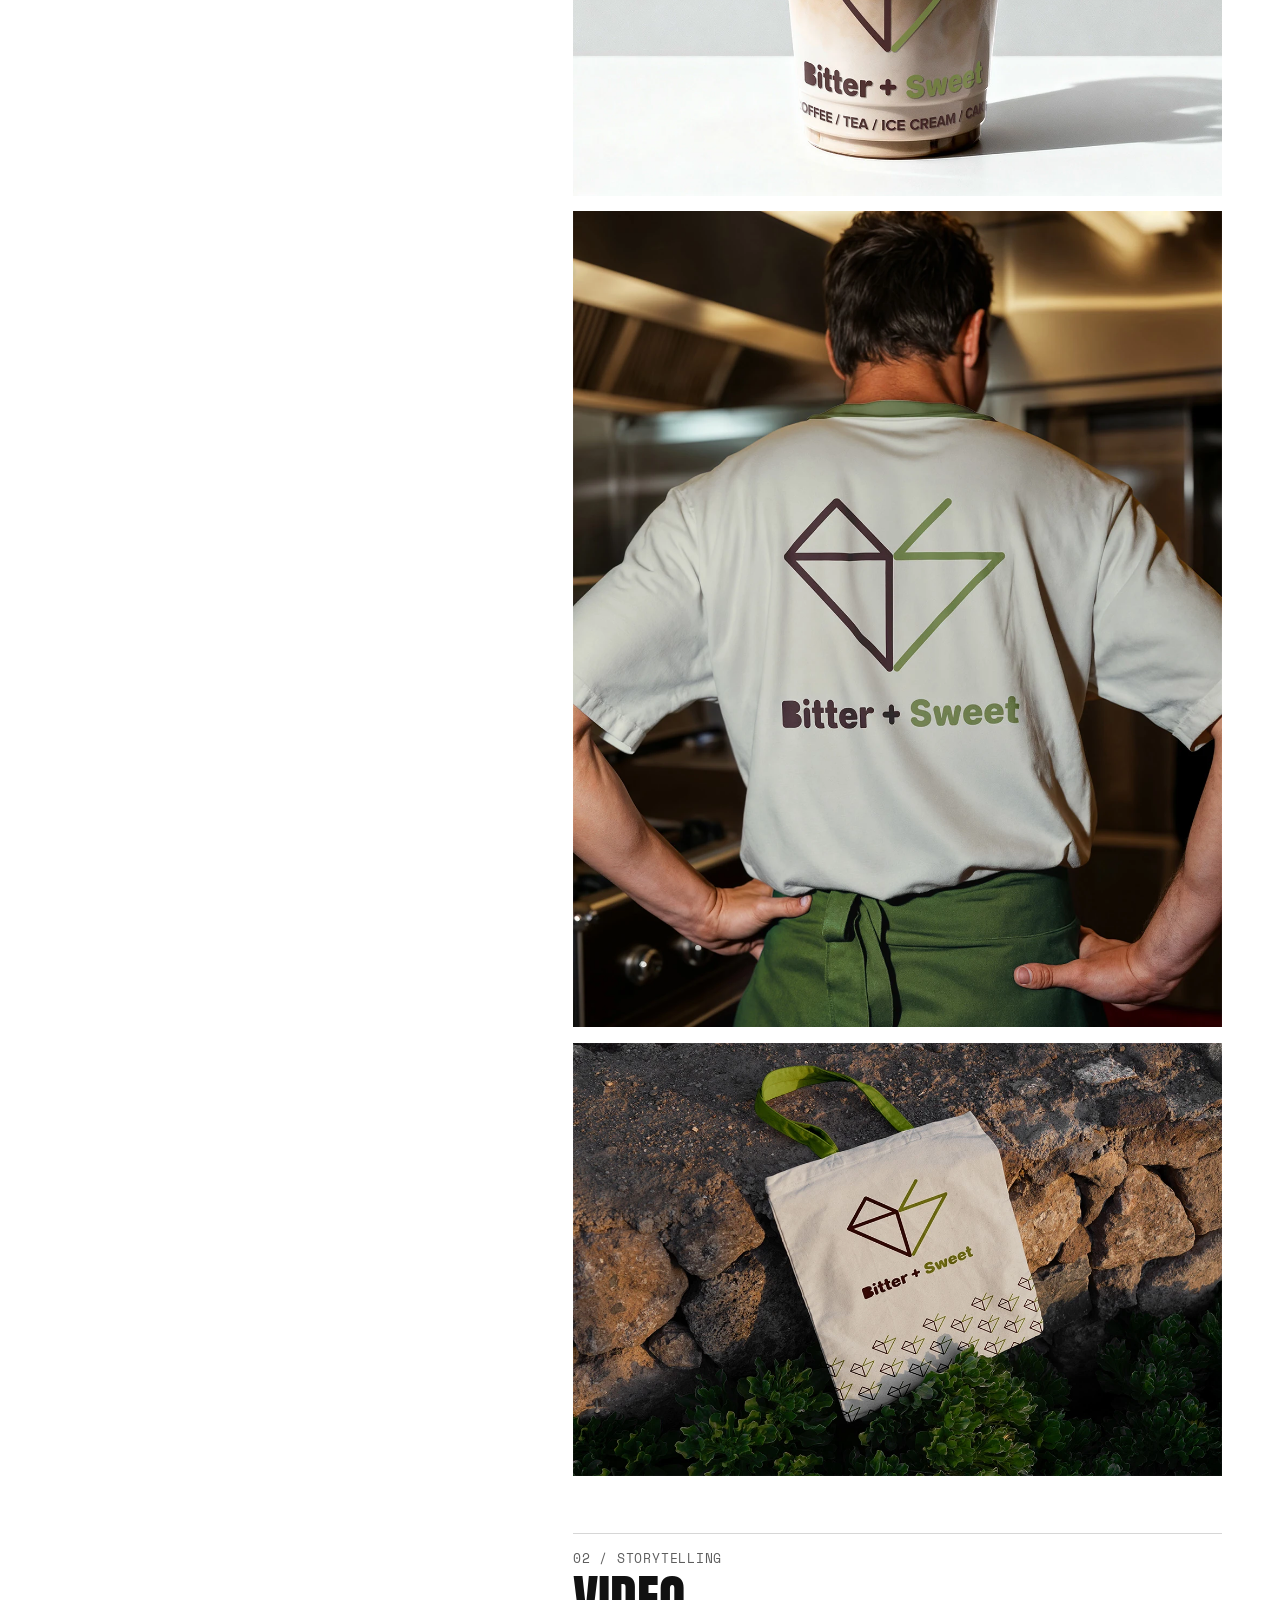
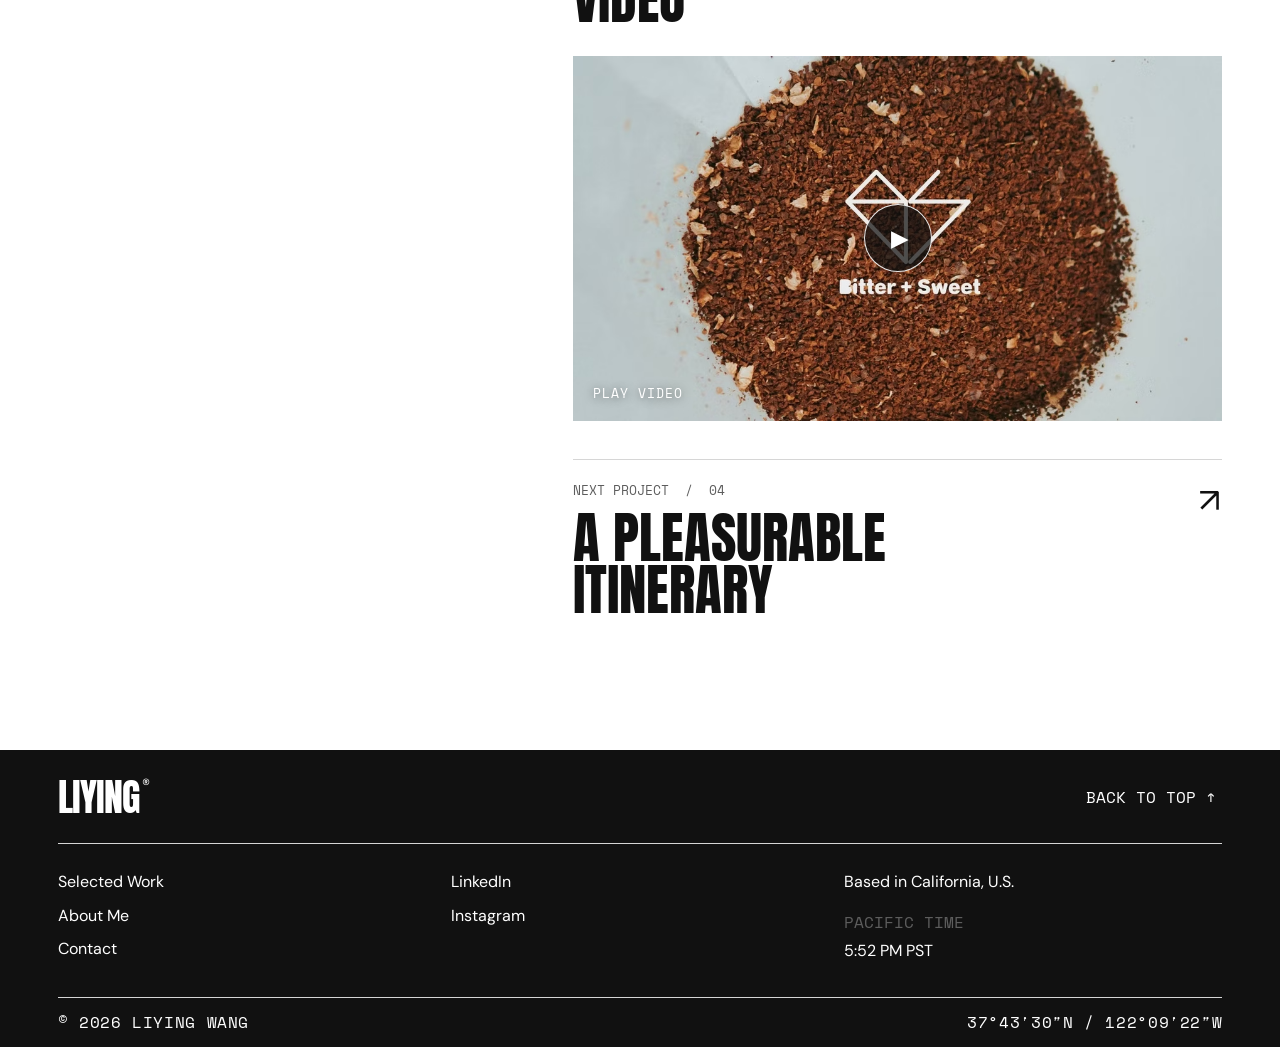
<file: 03-a-crafted-equilibrium.html>
<!doctype html>
<html lang="en" data-theme="light">
<head>
  <meta charset="utf-8" />
  <meta name="viewport" content="width=device-width,initial-scale=1" />
  <meta name="theme-color" content="#ffffff" />
  <meta name="description" content="Bitter + Sweet: a craft coffee identity built around a double-read monogram, earthy colors, and a modern craft sensibility." />
  <title>03 — A Crafted Equilibrium | Liying Wang</title>
  <link rel="preconnect" href="https://fonts.googleapis.com"><link rel="preconnect" href="https://fonts.gstatic.com" crossorigin>
  <link href="https://fonts.googleapis.com/css2?family=Anton&family=DM+Sans:wght@400;500;600;700&family=Space+Mono:wght@400;700&display=swap" rel="stylesheet">
  <link rel="stylesheet" href="styles.css" />
  <link rel="stylesheet" href="immersive-journey.css" />
  <link rel="stylesheet" href="crafted-equilibrium.css" />
  <link rel="stylesheet" href="project-image-viewer.css">
</head>
<body class="project-page crafted-page">
  <div class="scroll-progress" aria-hidden="true"><span></span></div>
  <div class="pointer-face" aria-hidden="true"></div><div class="cursor-trail" aria-hidden="true"></div>
  <header class="site-header" id="top"><a class="brand" href="index.html#top" aria-label="Liying Wang home">LIYING<span>®</span></a><div class="header-tools"><button class="theme-toggle" aria-label="Switch to dark mode" title="Switch to dark mode"><span class="theme-icon">◐</span><span class="theme-label">DARK</span></button><button class="menu-button" aria-label="Open navigation" aria-expanded="false"><i></i><i></i></button></div></header>
  <nav class="menu-panel" aria-label="Main navigation"><div class="menu-panel-top"><button class="menu-close" aria-label="Close navigation">×</button></div><div class="menu-links"><a href="index.html#top"><span>01</span> HOME <b>↗</b></a><a href="index.html#work"><span>02</span> SELECTED WORK <b>↗</b></a><a href="about.html"><span>03</span> ABOUT <b>↗</b></a><a href="contact.html"><span>04</span> CONTACT <b>↗</b></a></div><div class="menu-panel-foot"><span>DESIGNER</span><span>BASED IN CALIFORNIA, U.S.</span></div></nav>
  <main class="project-layout">
    <aside class="project-info" aria-labelledby="project-title">
      <div class="project-info-top"><span>SELECTED WORK&nbsp; / &nbsp;03</span><span>BRANDING</span></div>
      <h1 id="project-title">A CRAFTED<br><em>EQUILIBRIUM.</em></h1>
      <div class="project-info-rule"></div>
      <section class="info-block"><h2>OBJECTIVE</h2><p>Build a visual identity for Bitter + Sweet, a craft coffee destination that balances traditional roasting expertise with contemporary warmth. The brand pairs a premium, minimal look with an approachable character inspired by high-quality coffee.</p></section>
      <section class="info-block"><h2>APPROACH</h2><p>A double-read monogram brings together a structured B and an open S to express coffee’s bitter and sweet notes. Espresso Brown and Sage Green soften precise geometry, while rounded typography gives the identity a modern craft feel.</p></section>
      <section class="info-block award-block"><h2>RECOGNITION</h2><ul class="award-list"><li><a href="https://museaward.com/winner-info.php?id=237412" target="_blank" rel="noreferrer">MUSE Creative Award · 2026 ↗</a></li><li><a href="https://competition.adesignaward.com/design.php?ID=182029" target="_blank" rel="noreferrer">A’ Design Award Winner · 2026 ↗</a></li><li><a href="https://creativepool.com/annual/2026/shortlist/#Graphic" target="_blank" rel="noreferrer">Creativepool Annual · 2026 ↗</a></li></ul></section>
    </aside>
    <div class="project-showcase">
      <section class="gallery-section" aria-labelledby="crafted-gallery-title">
        <div class="project-section-head"><div><p class="kicker">01 / BRAND IDENTITY</p><h2 id="crafted-gallery-title">STATIC</h2></div></div>
        <div class="project-gallery crafted-gallery">
          <figure class="gallery-item"><img src="assets/crafted-equilibrium/gallery-source-01.webp" alt="Bitter + Sweet identity presented on tactile printed cards" loading="lazy"></figure>
          <figure class="gallery-item"><img src="assets/crafted-equilibrium/gallery-source-02.webp" alt="Bitter + Sweet craft coffee brand artwork" loading="lazy"></figure>
          <figure class="gallery-item"><img src="assets/crafted-equilibrium/gallery-source-03.webp" alt="Bitter + Sweet identity system application" loading="lazy"></figure>
          <figure class="gallery-item"><img src="assets/crafted-equilibrium/gallery-source-04.webp" alt="Bitter + Sweet brand applications and identity details" loading="lazy"></figure>
          <figure class="gallery-item"><img src="assets/crafted-equilibrium/gallery-source-05.webp" alt="Bitter + Sweet coffee brand collateral" loading="lazy"></figure>
          <figure class="gallery-item"><img src="assets/crafted-equilibrium/gallery-source-06.webp" alt="Bitter + Sweet visual identity presentation" loading="lazy"></figure>
          <figure class="gallery-item"><img src="assets/crafted-equilibrium/gallery-source-07.webp" alt="Bitter + Sweet brand and packaging design" loading="lazy"></figure>
          <figure class="gallery-item"><img src="assets/crafted-equilibrium/gallery-source-08.webp" alt="Bitter + Sweet identity detail" loading="lazy"></figure>
          <figure class="gallery-item"><img src="assets/crafted-equilibrium/gallery-source-09.webp" alt="Bitter + Sweet identity in use" loading="lazy"></figure>
        </div>
      </section>
      <section class="gallery-section video-section" aria-labelledby="crafted-video-title">
        <div class="project-section-head"><div><p class="kicker">02 / STORYTELLING</p><h2 id="crafted-video-title">VIDEO</h2></div></div>
        <div class="project-gallery video-gallery">
          <figure class="gallery-item"><button class="gallery-video-play" type="button" data-youtube-id="1Xai-5JhOBI" data-start-time="1" data-embed-src="https://www.youtube.com/embed/1Xai-5JhOBI?si=c3YuleLIDvdQcL7y&amp;start=1" data-video-title="Bitter + Sweet — Storytelling Video" aria-label="Play Bitter + Sweet storytelling video"><img class="gallery-video-poster" src="assets/crafted-equilibrium/crafted-03.avif" alt="" loading="lazy"><span class="gallery-video-play-icon" aria-hidden="true">▶</span><span class="gallery-video-play-label">PLAY VIDEO</span></button></figure>
        </div>
      </section>
      <a class="next-project" href="04-a-pleasurable-itinerary.html"><span class="next-project-meta">NEXT PROJECT&nbsp; / &nbsp;04</span><strong>A PLEASURABLE<br>ITINERARY</strong><span class="next-arrow">↗</span></a>
    </div>
  </main>
  <footer><div class="footer-top"><a class="brand" href="index.html#top">LIYING<span>®</span></a><button class="back-top">BACK TO TOP ↑</button></div><div class="footer-columns"><div><a href="index.html#work">Selected Work</a><a href="about.html#top">About Me</a><a href="contact.html">Contact</a></div><div><a href="https://www.linkedin.com/in/liying-miko-wang" target="_blank" rel="noreferrer">LinkedIn</a><a href="https://www.instagram.com/lookup_liying" target="_blank" rel="noreferrer">Instagram</a></div><div><p>Based in California, U.S.</p><p class="studio-time"><span>PACIFIC TIME</span><time id="pacific-time" aria-live="off">--:-- PT</time></p></div></div><div class="footer-bottom"><span>© <span id="year"></span> LIYING WANG</span><span>37°43′30″N / 122°09′22″W</span></div></footer>
  <script src="immersive-journey.js"></script>
  <script src="project-image-viewer.js"></script>
</body>
</html>
</file>
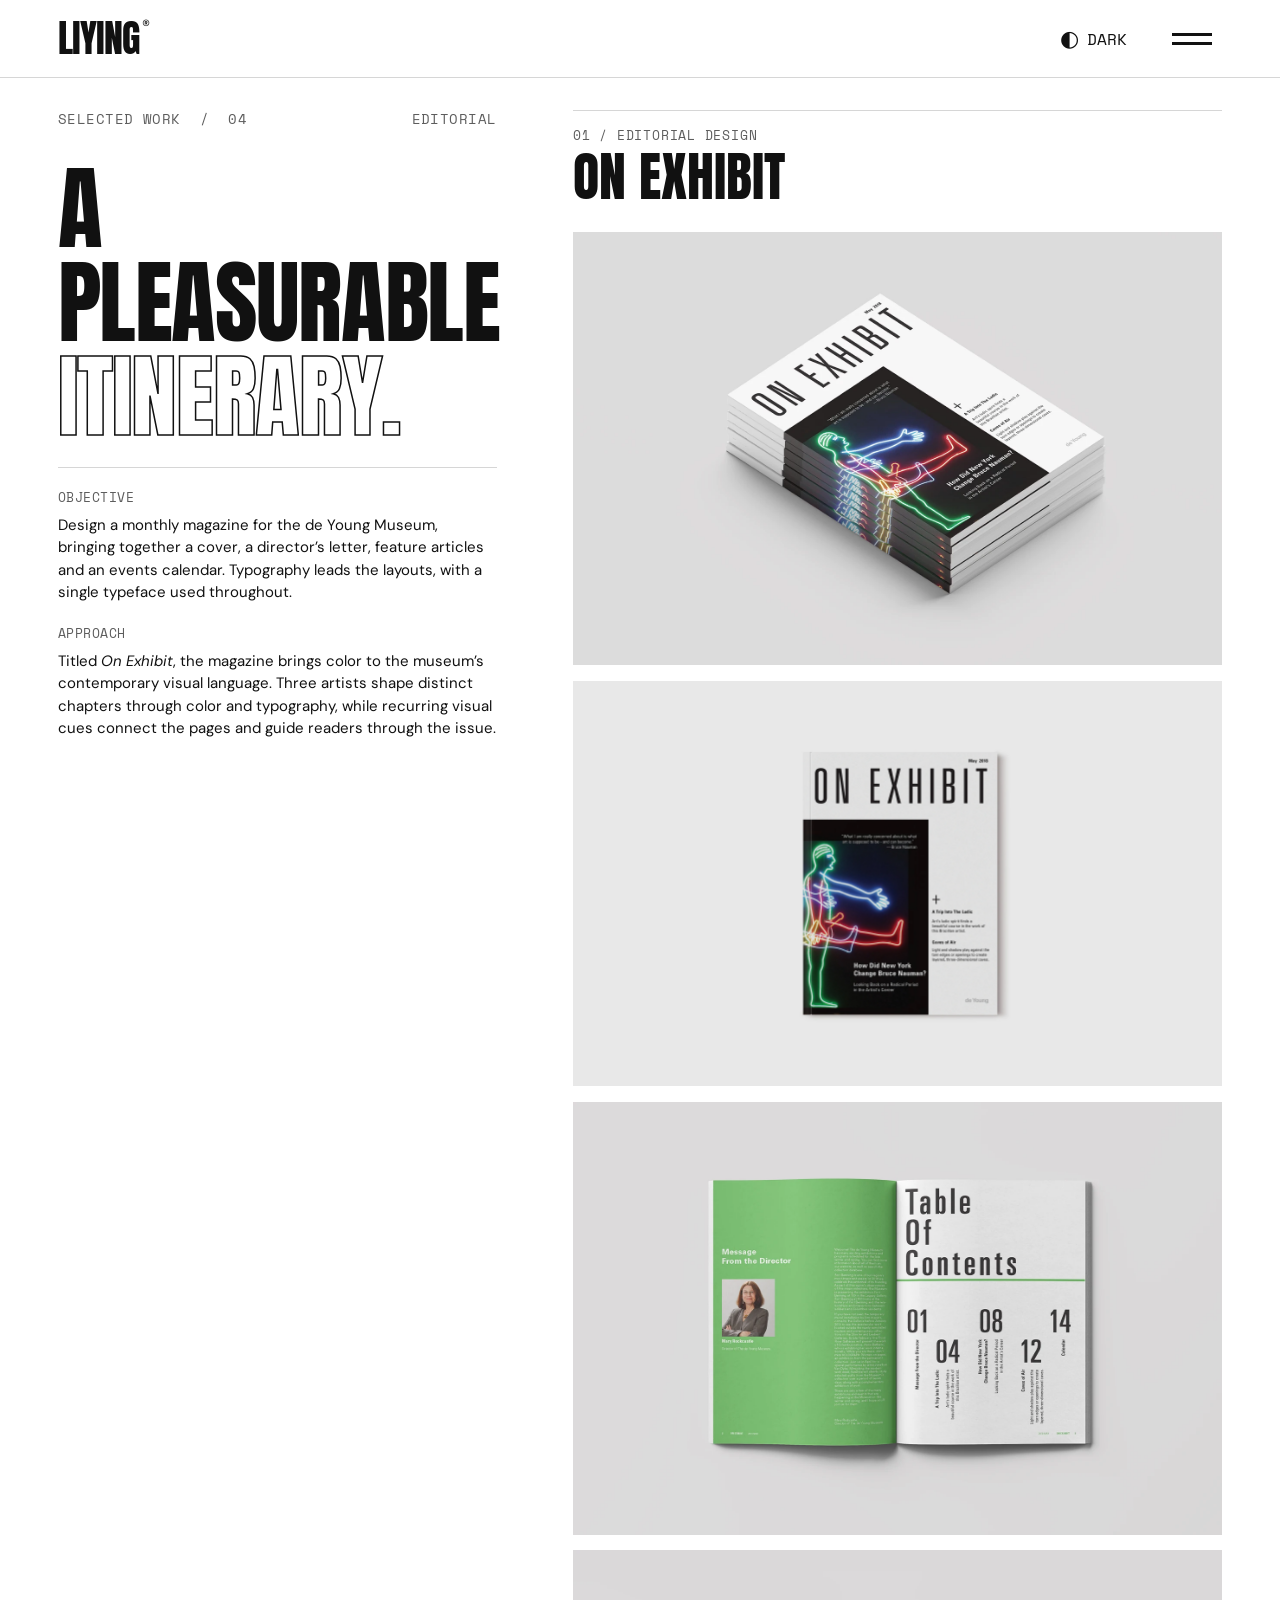
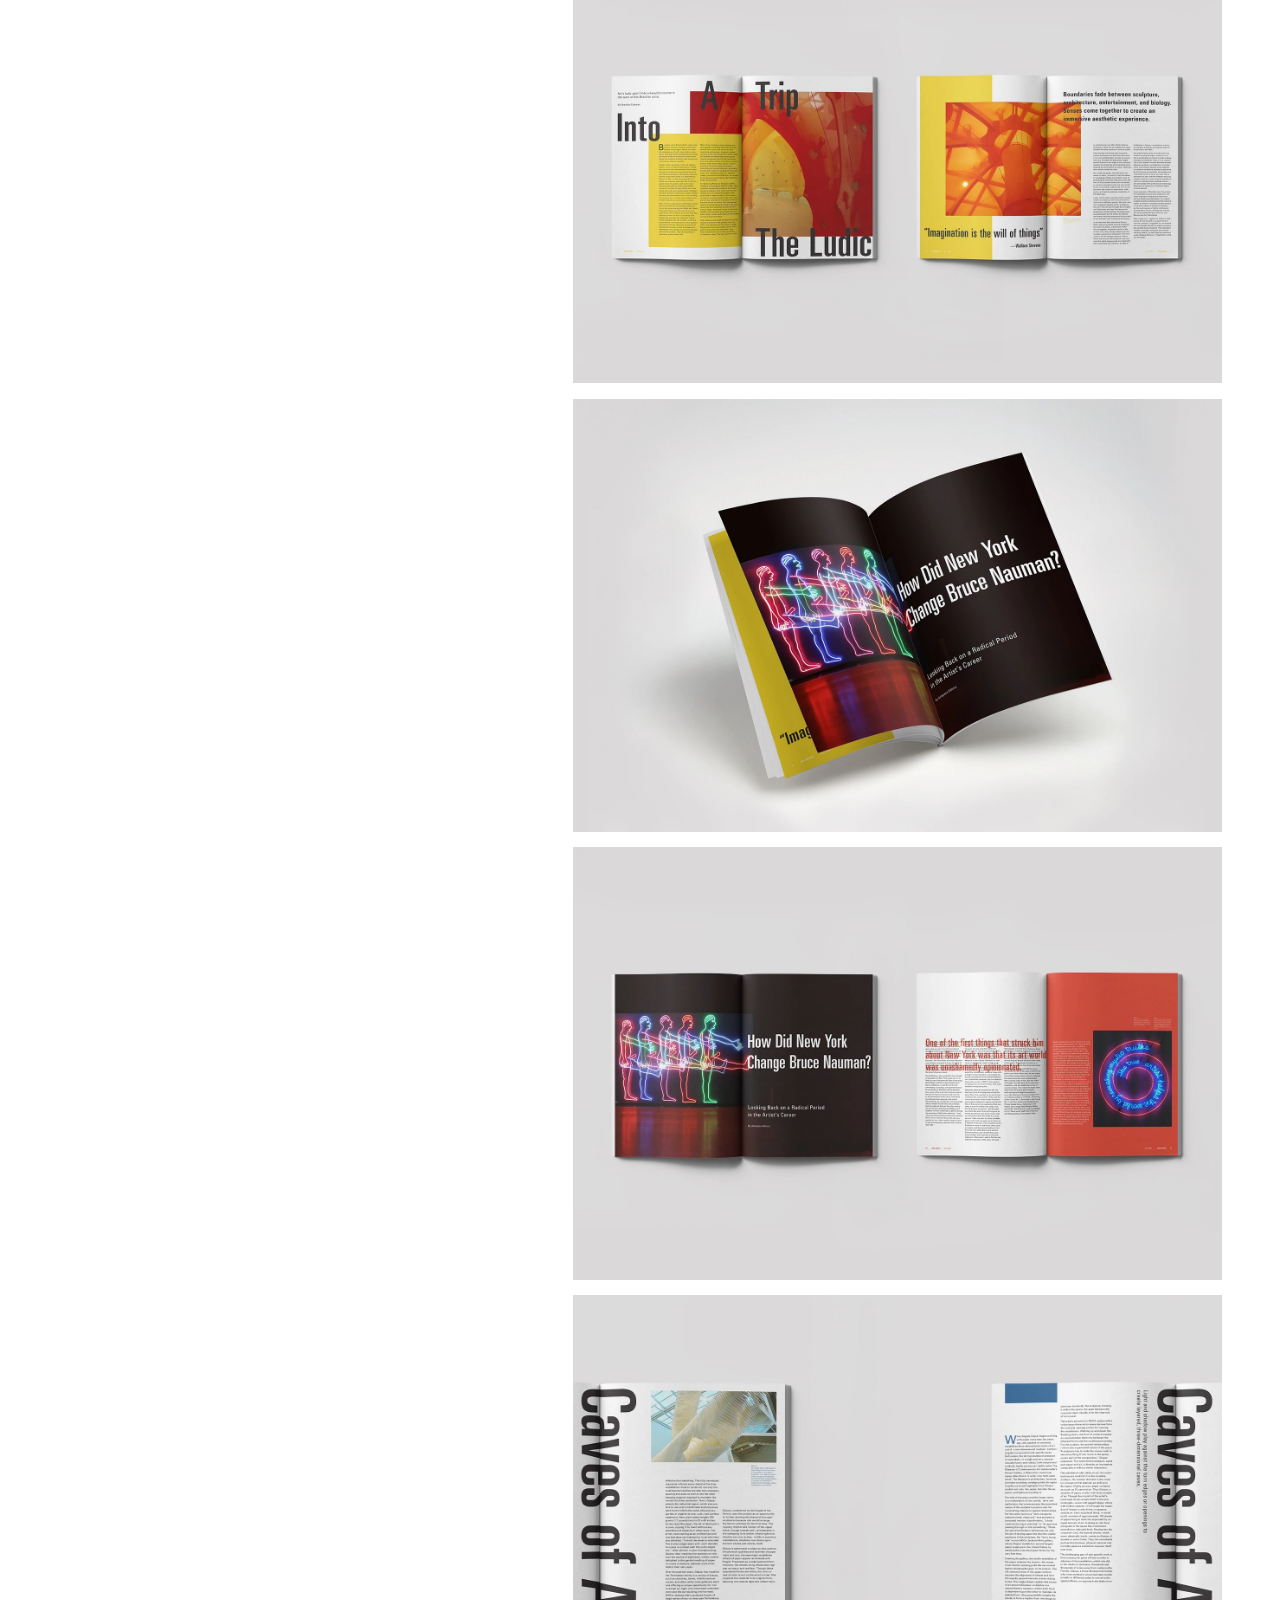
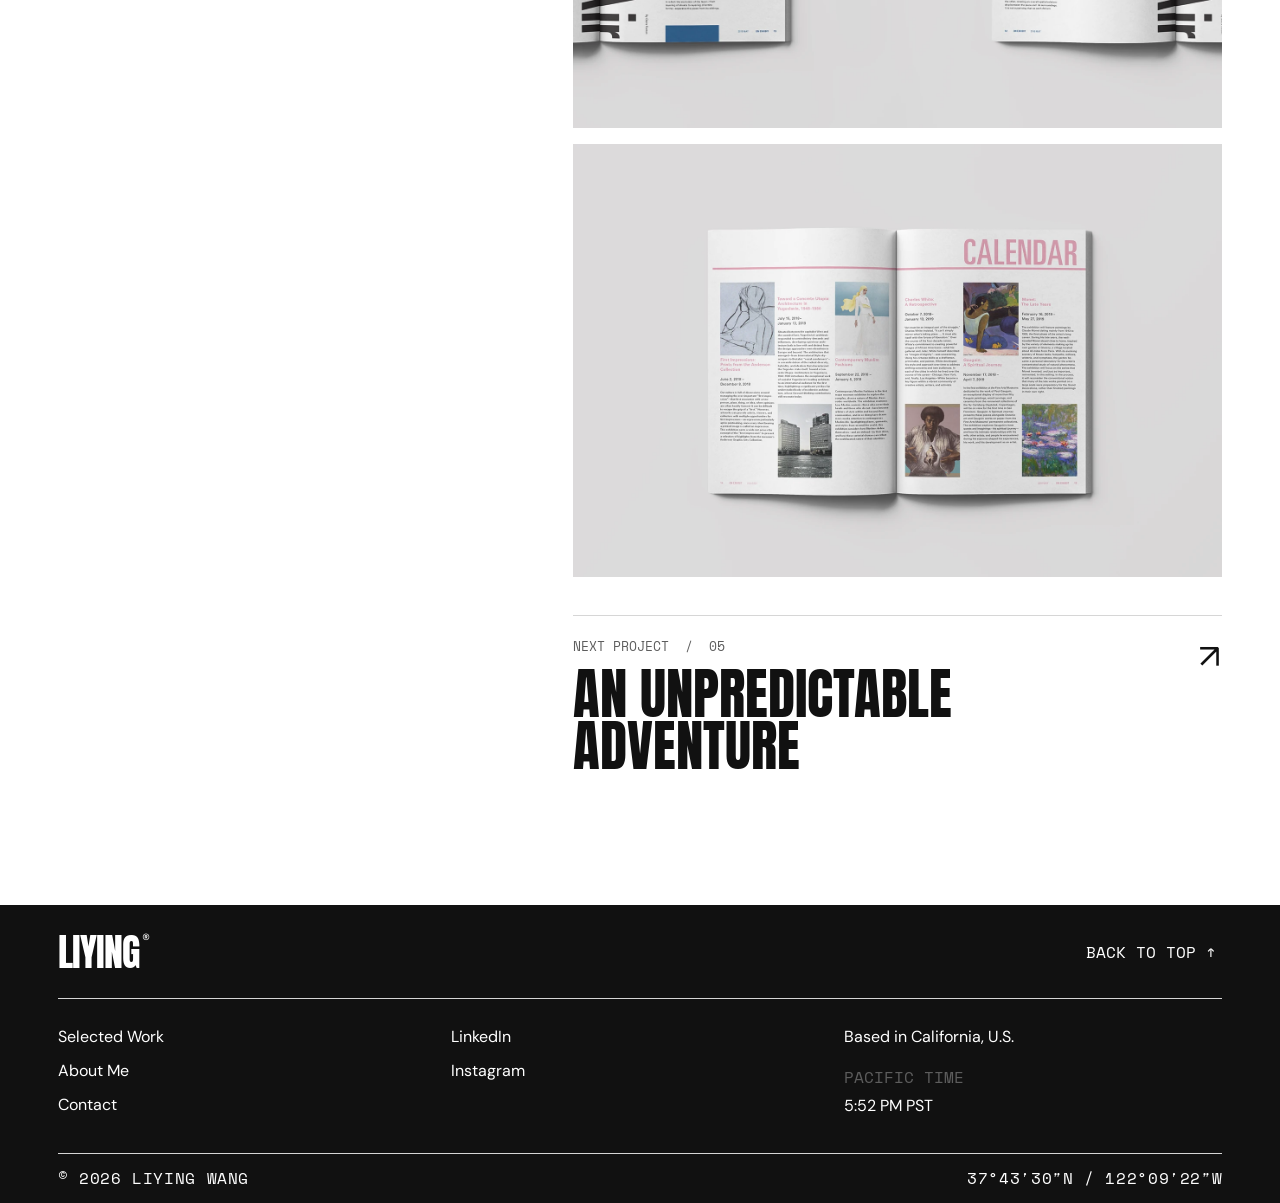
<file: 04-a-pleasurable-itinerary.html>
<!doctype html>
<html lang="en" data-theme="light">
<head>
  <meta charset="utf-8" />
  <meta name="viewport" content="width=device-width,initial-scale=1" />
  <meta name="theme-color" content="#ffffff" />
  <meta name="description" content="On Exhibit is a monthly magazine concept for the de Young Museum, using expressive typography, colorful artist chapters, and connected editorial layouts." />
  <title>04 — A Pleasurable Itinerary | Liying Wang</title>
  <link rel="preconnect" href="https://fonts.googleapis.com"><link rel="preconnect" href="https://fonts.gstatic.com" crossorigin>
  <link href="https://fonts.googleapis.com/css2?family=Anton&family=DM+Sans:wght@400;500;600;700&family=Space+Mono:wght@400;700&display=swap" rel="stylesheet">
  <link rel="stylesheet" href="styles.css" />
  <link rel="stylesheet" href="immersive-journey.css" />
  <link rel="stylesheet" href="pleasurable-itinerary.css" />
  <link rel="stylesheet" href="project-image-viewer.css">
</head>
<body class="project-page itinerary-page">
  <div class="scroll-progress" aria-hidden="true"><span></span></div>
  <div class="pointer-face" aria-hidden="true"></div><div class="cursor-trail" aria-hidden="true"></div>
  <header class="site-header" id="top"><a class="brand" href="index.html#top" aria-label="Liying Wang home">LIYING<span>®</span></a><div class="header-tools"><button class="theme-toggle" aria-label="Switch to dark mode" title="Switch to dark mode"><span class="theme-icon">◐</span><span class="theme-label">DARK</span></button><button class="menu-button" aria-label="Open navigation" aria-expanded="false"><i></i><i></i></button></div></header>
  <nav class="menu-panel" aria-label="Main navigation"><div class="menu-panel-top"><button class="menu-close" aria-label="Close navigation">×</button></div><div class="menu-links"><a href="index.html#top"><span>01</span> HOME <b>↗</b></a><a href="index.html#work"><span>02</span> SELECTED WORK <b>↗</b></a><a href="about.html"><span>03</span> ABOUT <b>↗</b></a><a href="contact.html"><span>04</span> CONTACT <b>↗</b></a></div><div class="menu-panel-foot"><span>DESIGNER</span><span>BASED IN CALIFORNIA, U.S.</span></div></nav>
  <main class="project-layout">
    <aside class="project-info" aria-labelledby="project-title">
      <div class="project-info-top"><span>SELECTED WORK&nbsp; / &nbsp;04</span><span>EDITORIAL</span></div>
      <h1 id="project-title">A<br>PLEASURABLE<br><em>ITINERARY.</em></h1>
      <div class="project-info-rule"></div>
      <section class="info-block"><h2>OBJECTIVE</h2><p>Design a monthly magazine for the de Young Museum, bringing together a cover, a director’s letter, feature articles and an events calendar. Typography leads the layouts, with a single typeface used throughout.</p></section>
      <section class="info-block"><h2>APPROACH</h2><p>Titled <em>On Exhibit</em>, the magazine brings color to the museum’s contemporary visual language. Three artists shape distinct chapters through color and typography, while recurring visual cues connect the pages and guide readers through the issue.</p></section>
    </aside>
    <div class="project-showcase">
      <section class="gallery-section" aria-labelledby="itinerary-gallery-title">
        <div class="project-section-head"><div><p class="kicker">01 / EDITORIAL DESIGN</p><h2 id="itinerary-gallery-title">ON EXHIBIT</h2></div></div>
        <div class="project-gallery itinerary-gallery">
          <figure class="gallery-item"><img src="assets/pleasurable-itinerary/gallery-source-01.webp" alt="On Exhibit magazine cover stack featuring neon artwork" loading="lazy"></figure>
          <figure class="gallery-item"><img src="assets/pleasurable-itinerary/gallery-source-02.webp" alt="On Exhibit magazine editorial pages for a de Young Museum exhibition" loading="lazy"></figure>
          <figure class="gallery-item"><img src="assets/pleasurable-itinerary/gallery-source-03.webp" alt="Open magazine feature on Bruce Nauman and his neon work" loading="lazy"></figure>
          <figure class="gallery-item"><img src="assets/pleasurable-itinerary/gallery-source-04.webp" alt="On Exhibit issue interior spread and chapter typography" loading="lazy"></figure>
          <figure class="gallery-item"><img src="assets/pleasurable-itinerary/gallery-source-05.webp" alt="On Exhibit monthly calendar and museum event listings" loading="lazy"></figure>
          <figure class="gallery-item"><img src="assets/pleasurable-itinerary/gallery-source-06.webp" alt="Magazine story spread featuring contemporary artists" loading="lazy"></figure>
          <figure class="gallery-item"><img src="assets/pleasurable-itinerary/gallery-source-07.webp" alt="On Exhibit editorial layout with colorful artwork and typography" loading="lazy"></figure>
          <figure class="gallery-item"><img src="assets/pleasurable-itinerary/gallery-source-08.webp" alt="On Exhibit magazine spread for the de Young Museum" loading="lazy"></figure>
        </div>
      </section>
      <a class="next-project" href="05-an-unpredictable-adventure.html"><span class="next-project-meta">NEXT PROJECT&nbsp; / &nbsp;05</span><strong>AN UNPREDICTABLE<br>ADVENTURE</strong><span class="next-arrow">↗</span></a>
    </div>
  </main>
  <footer><div class="footer-top"><a class="brand" href="index.html#top">LIYING<span>®</span></a><button class="back-top">BACK TO TOP ↑</button></div><div class="footer-columns"><div><a href="index.html#work">Selected Work</a><a href="about.html#top">About Me</a><a href="contact.html">Contact</a></div><div><a href="https://www.linkedin.com/in/liying-miko-wang" target="_blank" rel="noreferrer">LinkedIn</a><a href="https://www.instagram.com/lookup_liying" target="_blank" rel="noreferrer">Instagram</a></div><div><p>Based in California, U.S.</p><p class="studio-time"><span>PACIFIC TIME</span><time id="pacific-time" aria-live="off">--:-- PT</time></p></div></div><div class="footer-bottom"><span>© <span id="year"></span> LIYING WANG</span><span>37°43′30″N / 122°09′22″W</span></div></footer>
  <script src="immersive-journey.js"></script>
  <script src="project-image-viewer.js"></script>
</body>
</html>
</file>
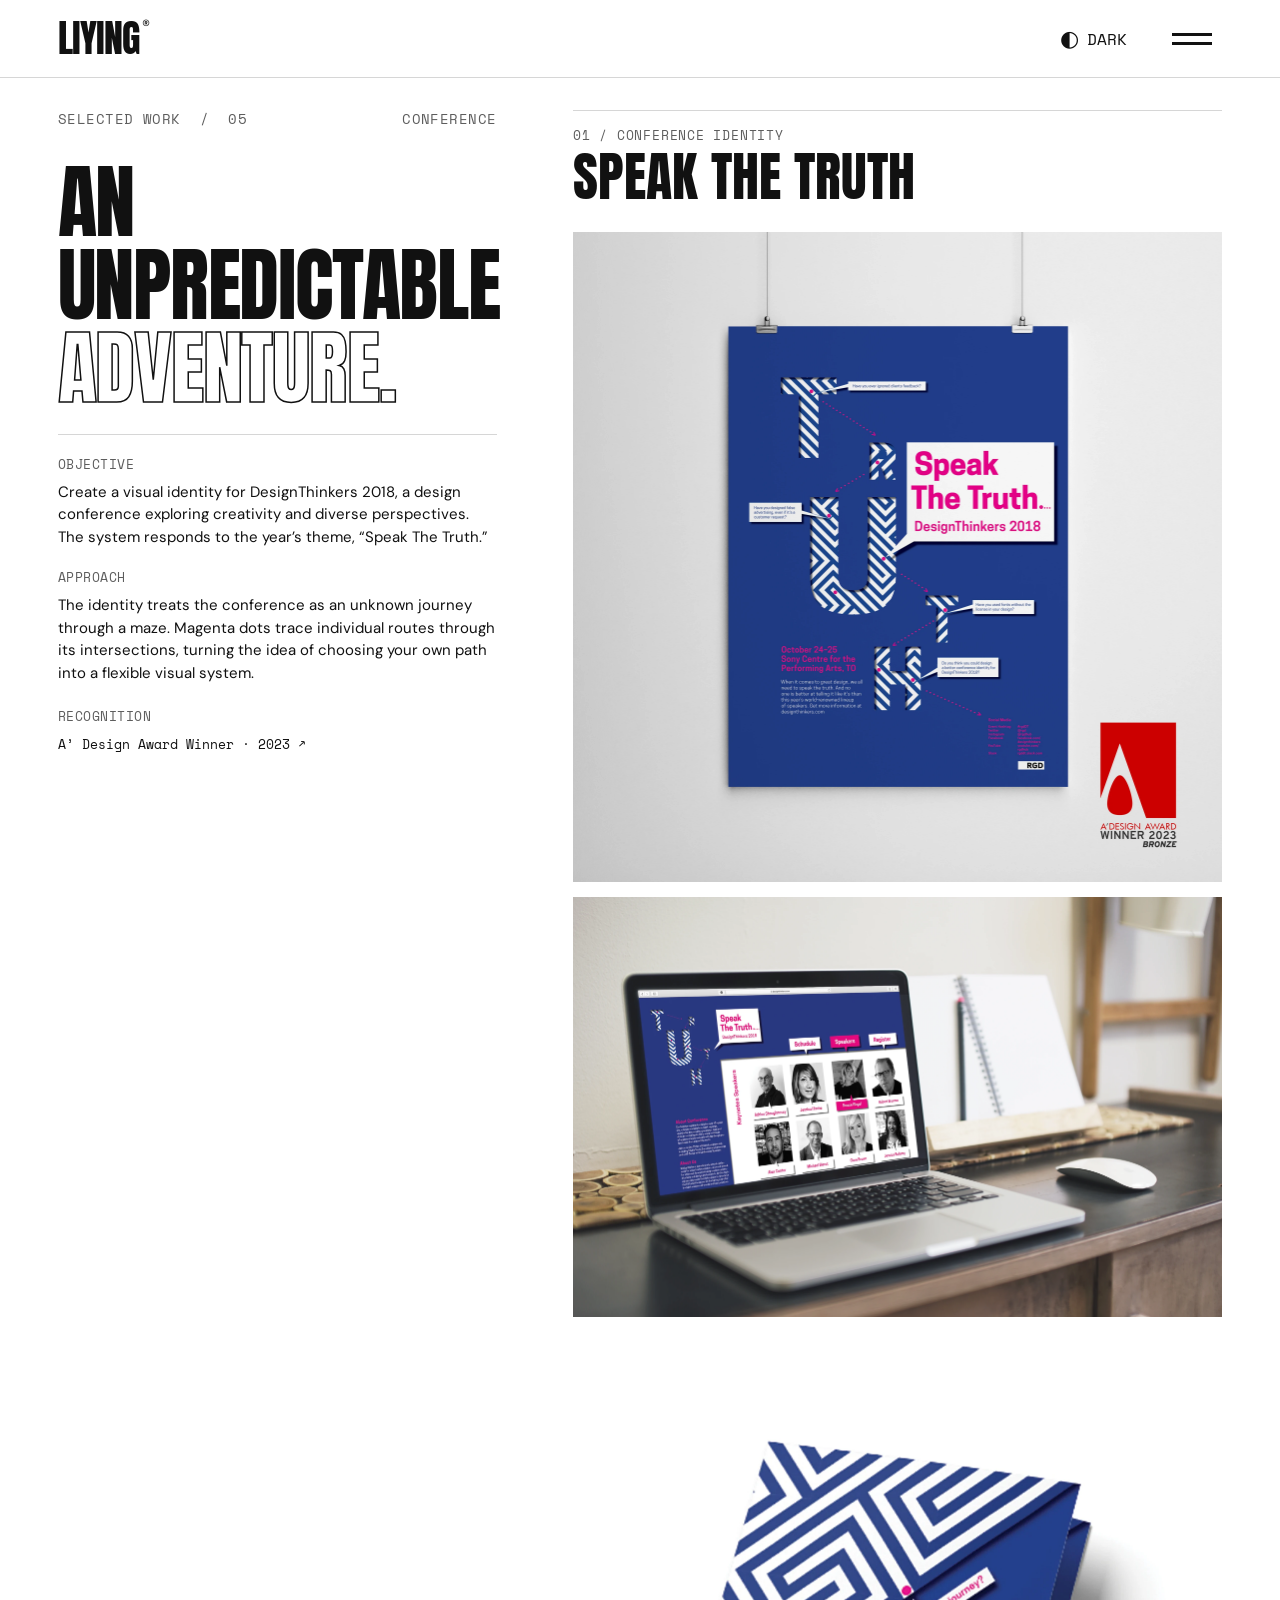
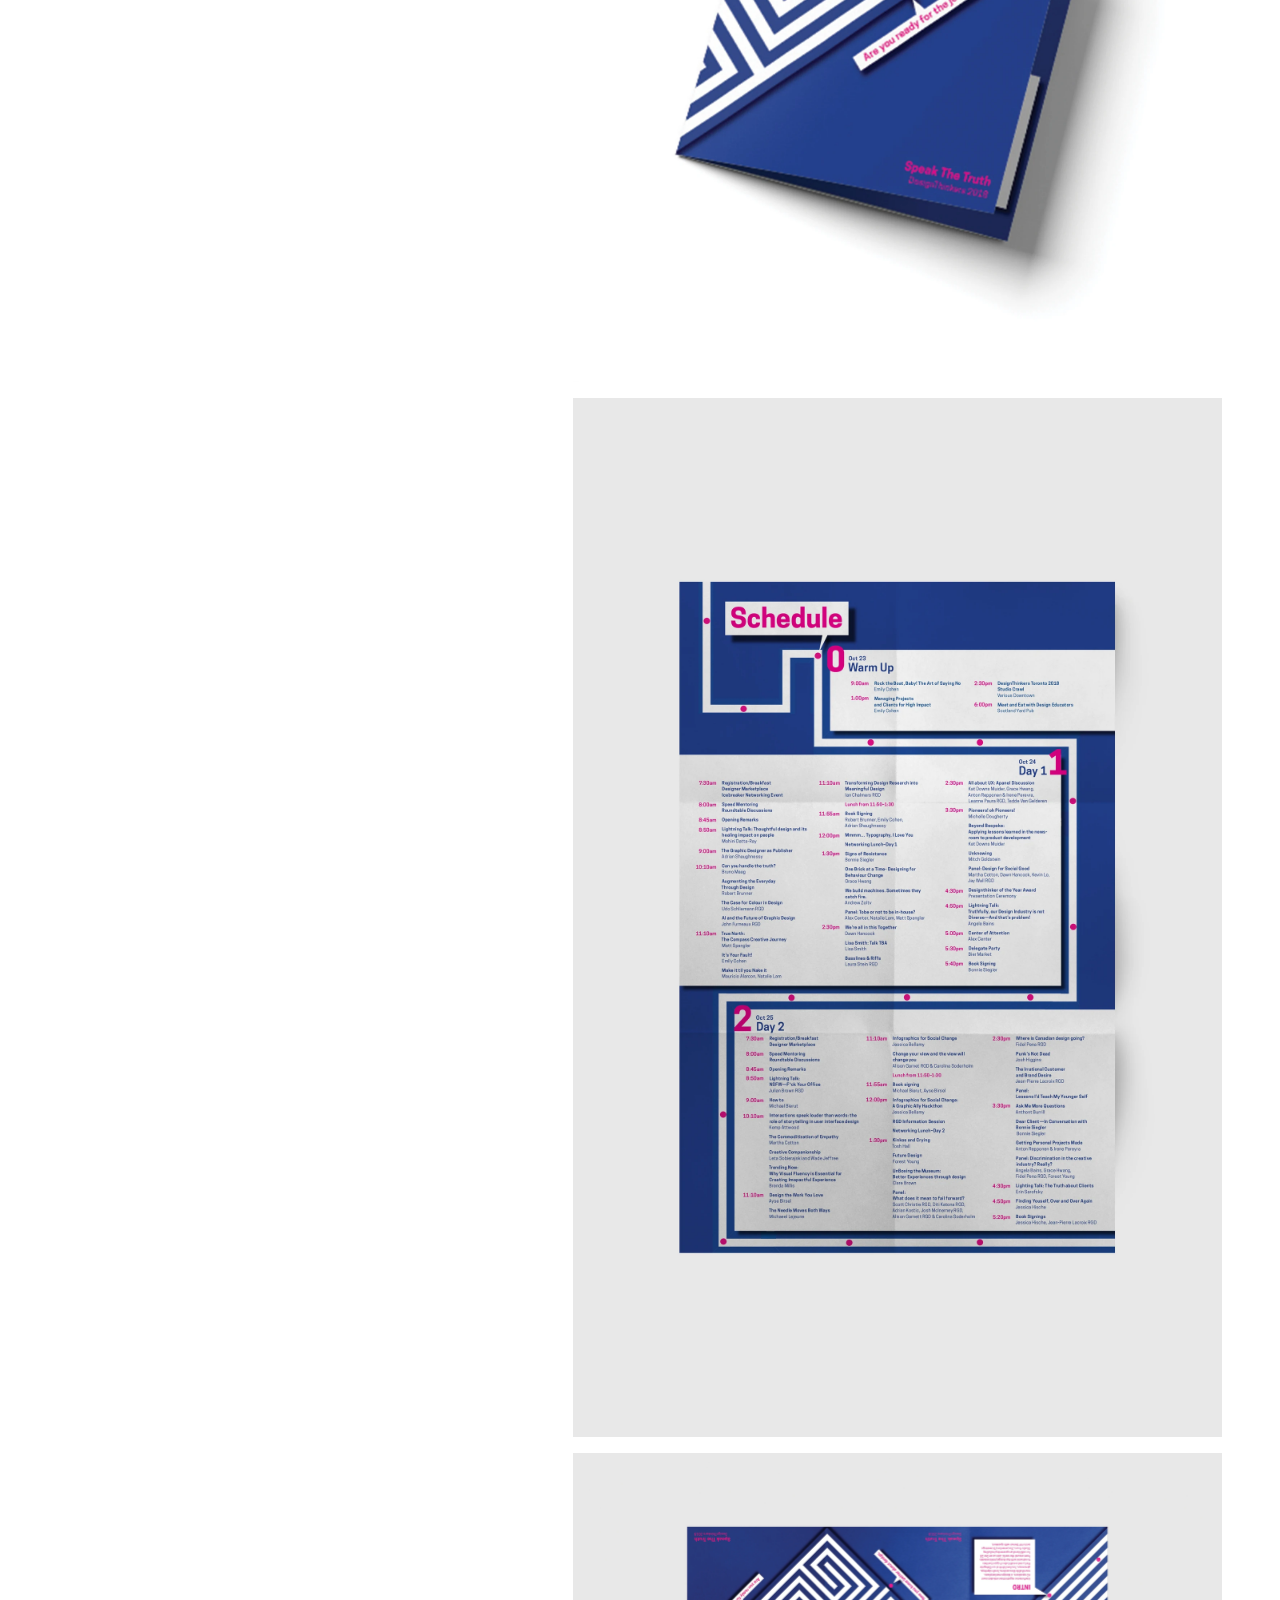
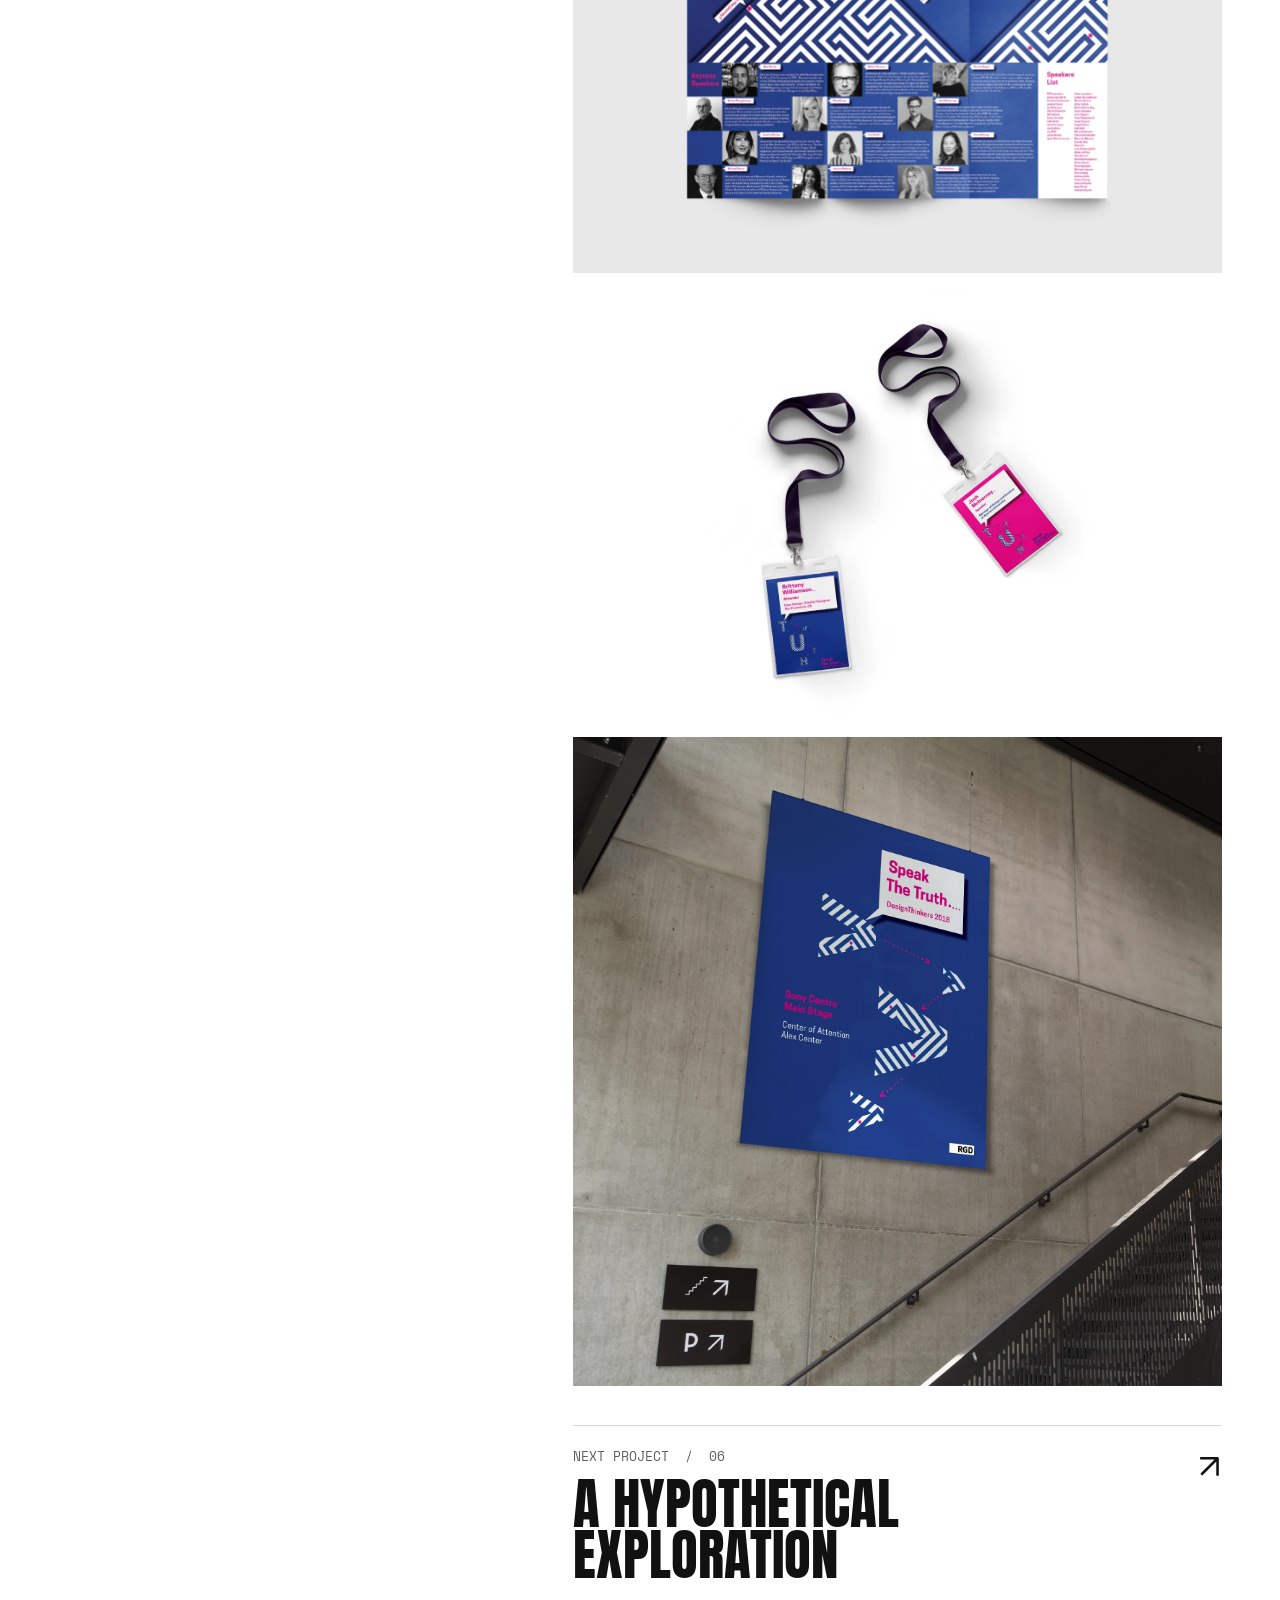
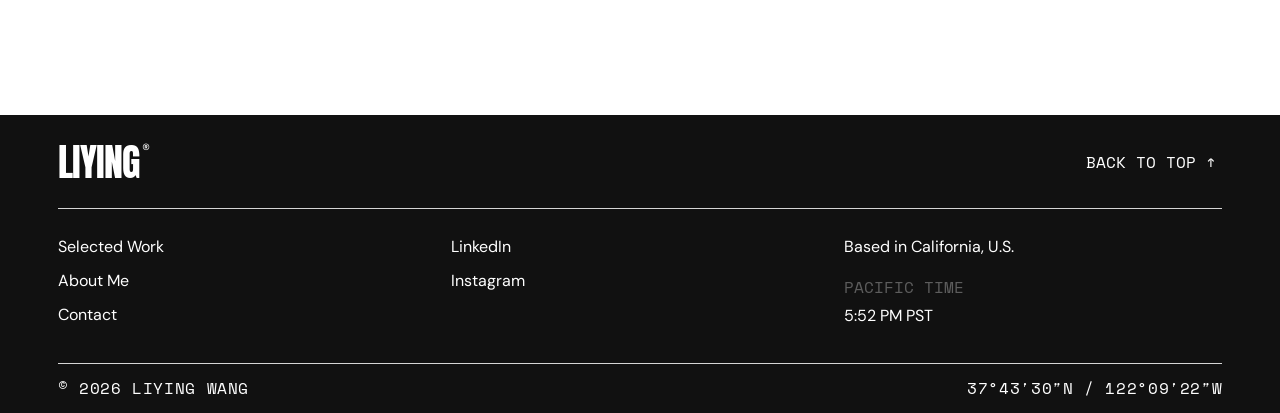
<file: 05-an-unpredictable-adventure.html>
<!doctype html>
<html lang="en" data-theme="light">
<head>
  <meta charset="utf-8" />
  <meta name="viewport" content="width=device-width,initial-scale=1" />
  <meta name="theme-color" content="#ffffff" />
  <meta name="description" content="DesignThinkers 2018 conference identity for the theme “Speak The Truth,” inspired by the unknown turns of a maze and the choices designers make along the way." />
  <title>05 — An Unpredictable Adventure | Liying Wang</title>
  <link rel="preconnect" href="https://fonts.googleapis.com"><link rel="preconnect" href="https://fonts.gstatic.com" crossorigin>
  <link href="https://fonts.googleapis.com/css2?family=Anton&family=DM+Sans:wght@400;500;600;700&family=Space+Mono:wght@400;700&display=swap" rel="stylesheet">
  <link rel="stylesheet" href="styles.css" />
  <link rel="stylesheet" href="immersive-journey.css" />
  <link rel="stylesheet" href="unpredictable-adventure.css" />
  <link rel="stylesheet" href="project-image-viewer.css">
</head>
<body class="project-page adventure-page">
  <div class="scroll-progress" aria-hidden="true"><span></span></div>
  <div class="pointer-face" aria-hidden="true"></div><div class="cursor-trail" aria-hidden="true"></div>
  <header class="site-header" id="top"><a class="brand" href="index.html#top" aria-label="Liying Wang home">LIYING<span>®</span></a><div class="header-tools"><button class="theme-toggle" aria-label="Switch to dark mode" title="Switch to dark mode"><span class="theme-icon">◐</span><span class="theme-label">DARK</span></button><button class="menu-button" aria-label="Open navigation" aria-expanded="false"><i></i><i></i></button></div></header>
  <nav class="menu-panel" aria-label="Main navigation"><div class="menu-panel-top"><button class="menu-close" aria-label="Close navigation">×</button></div><div class="menu-links"><a href="index.html#top"><span>01</span> HOME <b>↗</b></a><a href="index.html#work"><span>02</span> SELECTED WORK <b>↗</b></a><a href="about.html"><span>03</span> ABOUT <b>↗</b></a><a href="contact.html"><span>04</span> CONTACT <b>↗</b></a></div><div class="menu-panel-foot"><span>DESIGNER</span><span>BASED IN CALIFORNIA, U.S.</span></div></nav>
  <main class="project-layout">
    <aside class="project-info" aria-labelledby="project-title">
      <div class="project-info-top"><span>SELECTED WORK&nbsp; / &nbsp;05</span><span>CONFERENCE</span></div>
      <h1 id="project-title">AN<br>UNPREDICTABLE<br><em>ADVENTURE.</em></h1>
      <div class="project-info-rule"></div>
      <section class="info-block"><h2>OBJECTIVE</h2><p>Create a visual identity for DesignThinkers 2018, a design conference exploring creativity and diverse perspectives. The system responds to the year’s theme, “Speak The Truth.”</p></section>
      <section class="info-block"><h2>APPROACH</h2><p>The identity treats the conference as an unknown journey through a maze. Magenta dots trace individual routes through its intersections, turning the idea of choosing your own path into a flexible visual system.</p></section>
      <section class="info-block award-block"><h2>RECOGNITION</h2><ul class="award-list"><li><a href="https://competition.adesignaward.com/gooddesign.php?ID=141209" target="_blank" rel="noreferrer">A’ Design Award Winner · 2023 ↗</a></li></ul></section>
    </aside>
    <div class="project-showcase">
      <section class="gallery-section" aria-labelledby="adventure-gallery-title">
        <div class="project-section-head"><div><p class="kicker">01 / CONFERENCE IDENTITY</p><h2 id="adventure-gallery-title">SPEAK THE TRUTH</h2></div></div>
        <div class="project-gallery adventure-gallery">
          <figure class="gallery-item"><img src="assets/unpredictable-adventure/gallery-source-01.webp" alt="DesignThinkers 2018 conference poster for the Speak The Truth theme" loading="lazy"></figure>
          <figure class="gallery-item"><img src="assets/unpredictable-adventure/gallery-source-02.webp" alt="DesignThinkers conference identity poster and collateral" loading="lazy"></figure>
          <figure class="gallery-item"><img src="assets/unpredictable-adventure/gallery-source-03.webp" alt="Speak The Truth conference identity detail" loading="lazy"></figure>
          <figure class="gallery-item"><img src="assets/unpredictable-adventure/gallery-source-04.webp" alt="DesignThinkers 2018 poster system for the design conference" loading="lazy"></figure>
          <figure class="gallery-item"><img src="assets/unpredictable-adventure/gallery-source-05.webp" alt="Conference invitation and identity materials with magenta route markers" loading="lazy"></figure>
          <figure class="gallery-item"><img src="assets/unpredictable-adventure/gallery-source-06.webp" alt="DesignThinkers Speak The Truth poster displayed at the conference venue" loading="lazy"></figure>
          <figure class="gallery-item"><img src="assets/unpredictable-adventure/gallery-source-07.webp" alt="Conference identity application for DesignThinkers 2018" loading="lazy"></figure>
        </div>
      </section>
      <a class="next-project" href="06-a-hypothetical-exploration.html"><span class="next-project-meta">NEXT PROJECT&nbsp; / &nbsp;06</span><strong>A HYPOTHETICAL<br>EXPLORATION</strong><span class="next-arrow">↗</span></a>
    </div>
  </main>
  <footer><div class="footer-top"><a class="brand" href="index.html#top">LIYING<span>®</span></a><button class="back-top">BACK TO TOP ↑</button></div><div class="footer-columns"><div><a href="index.html#work">Selected Work</a><a href="about.html#top">About Me</a><a href="contact.html">Contact</a></div><div><a href="https://www.linkedin.com/in/liying-miko-wang" target="_blank" rel="noreferrer">LinkedIn</a><a href="https://www.instagram.com/lookup_liying" target="_blank" rel="noreferrer">Instagram</a></div><div><p>Based in California, U.S.</p><p class="studio-time"><span>PACIFIC TIME</span><time id="pacific-time" aria-live="off">--:-- PT</time></p></div></div><div class="footer-bottom"><span>© <span id="year"></span> LIYING WANG</span><span>37°43′30″N / 122°09′22″W</span></div></footer>
  <script src="immersive-journey.js"></script>
  <script src="project-image-viewer.js"></script>
</body>
</html>
</file>
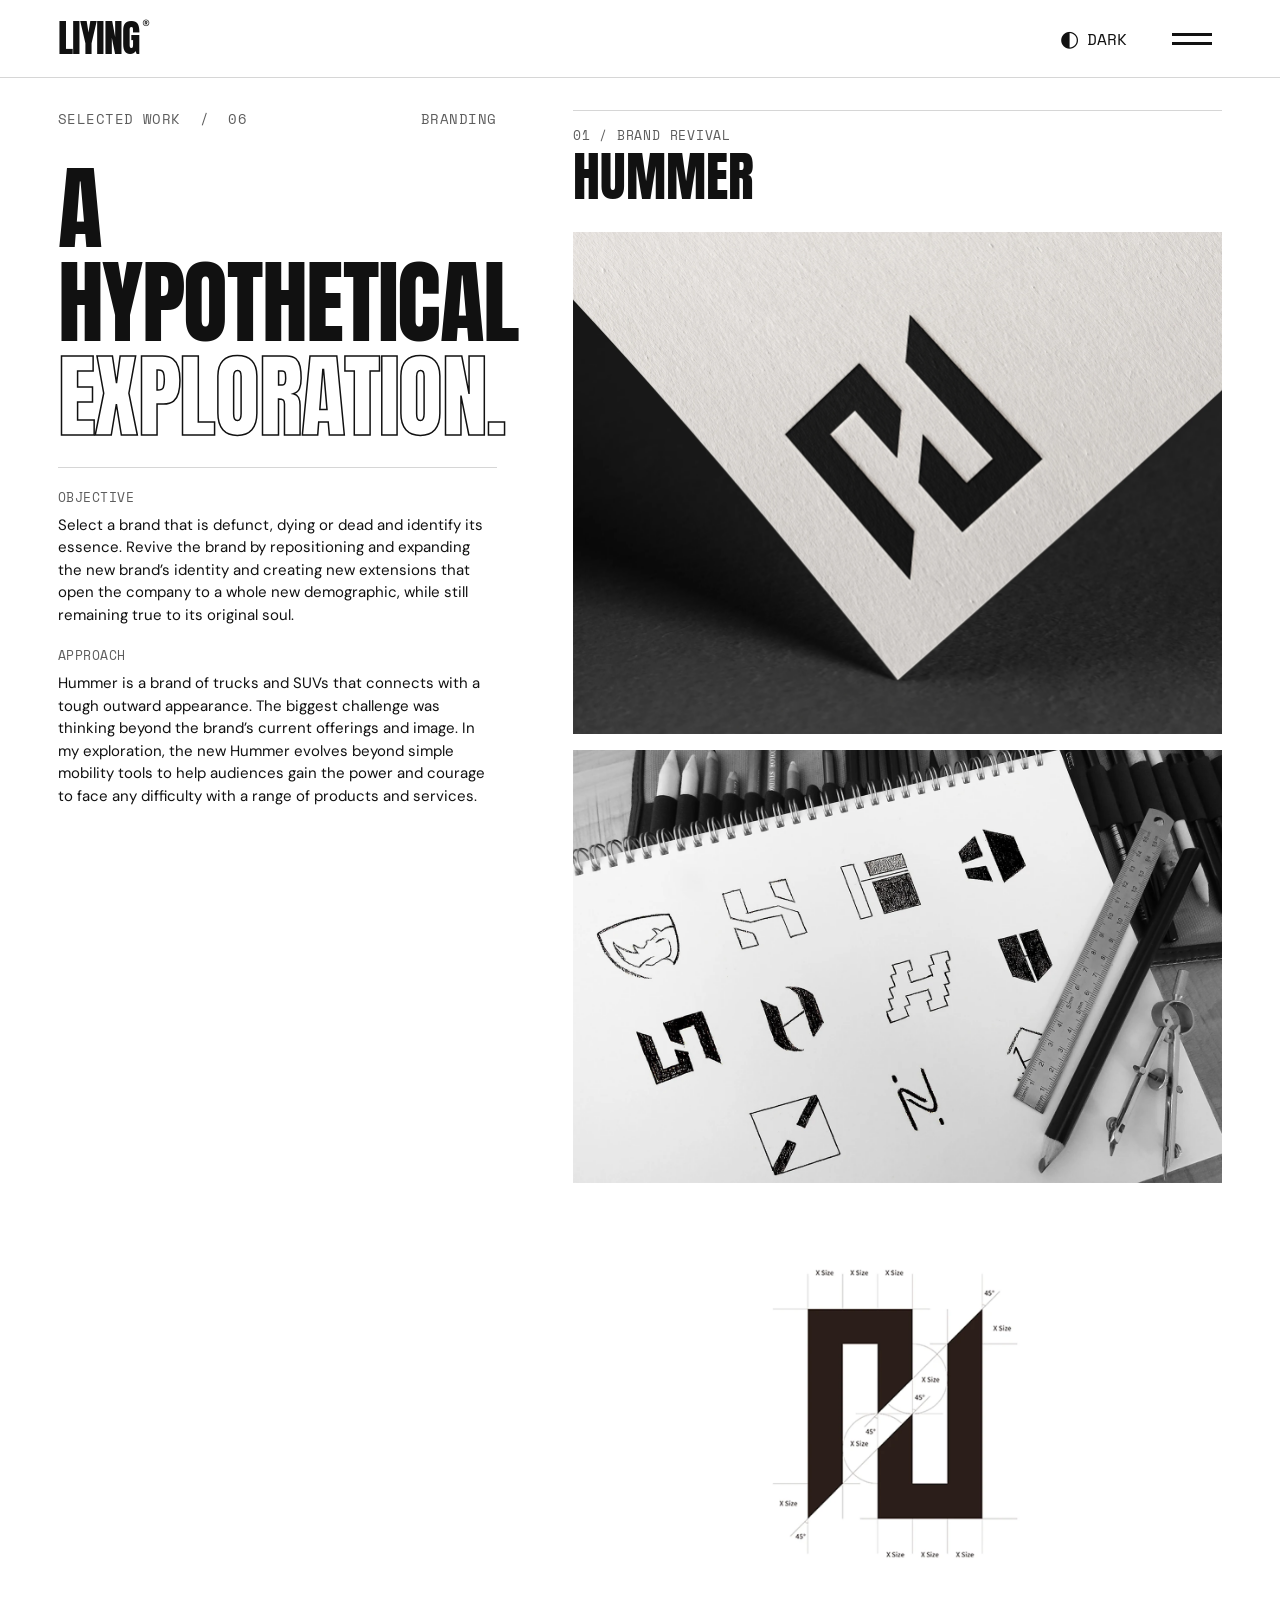
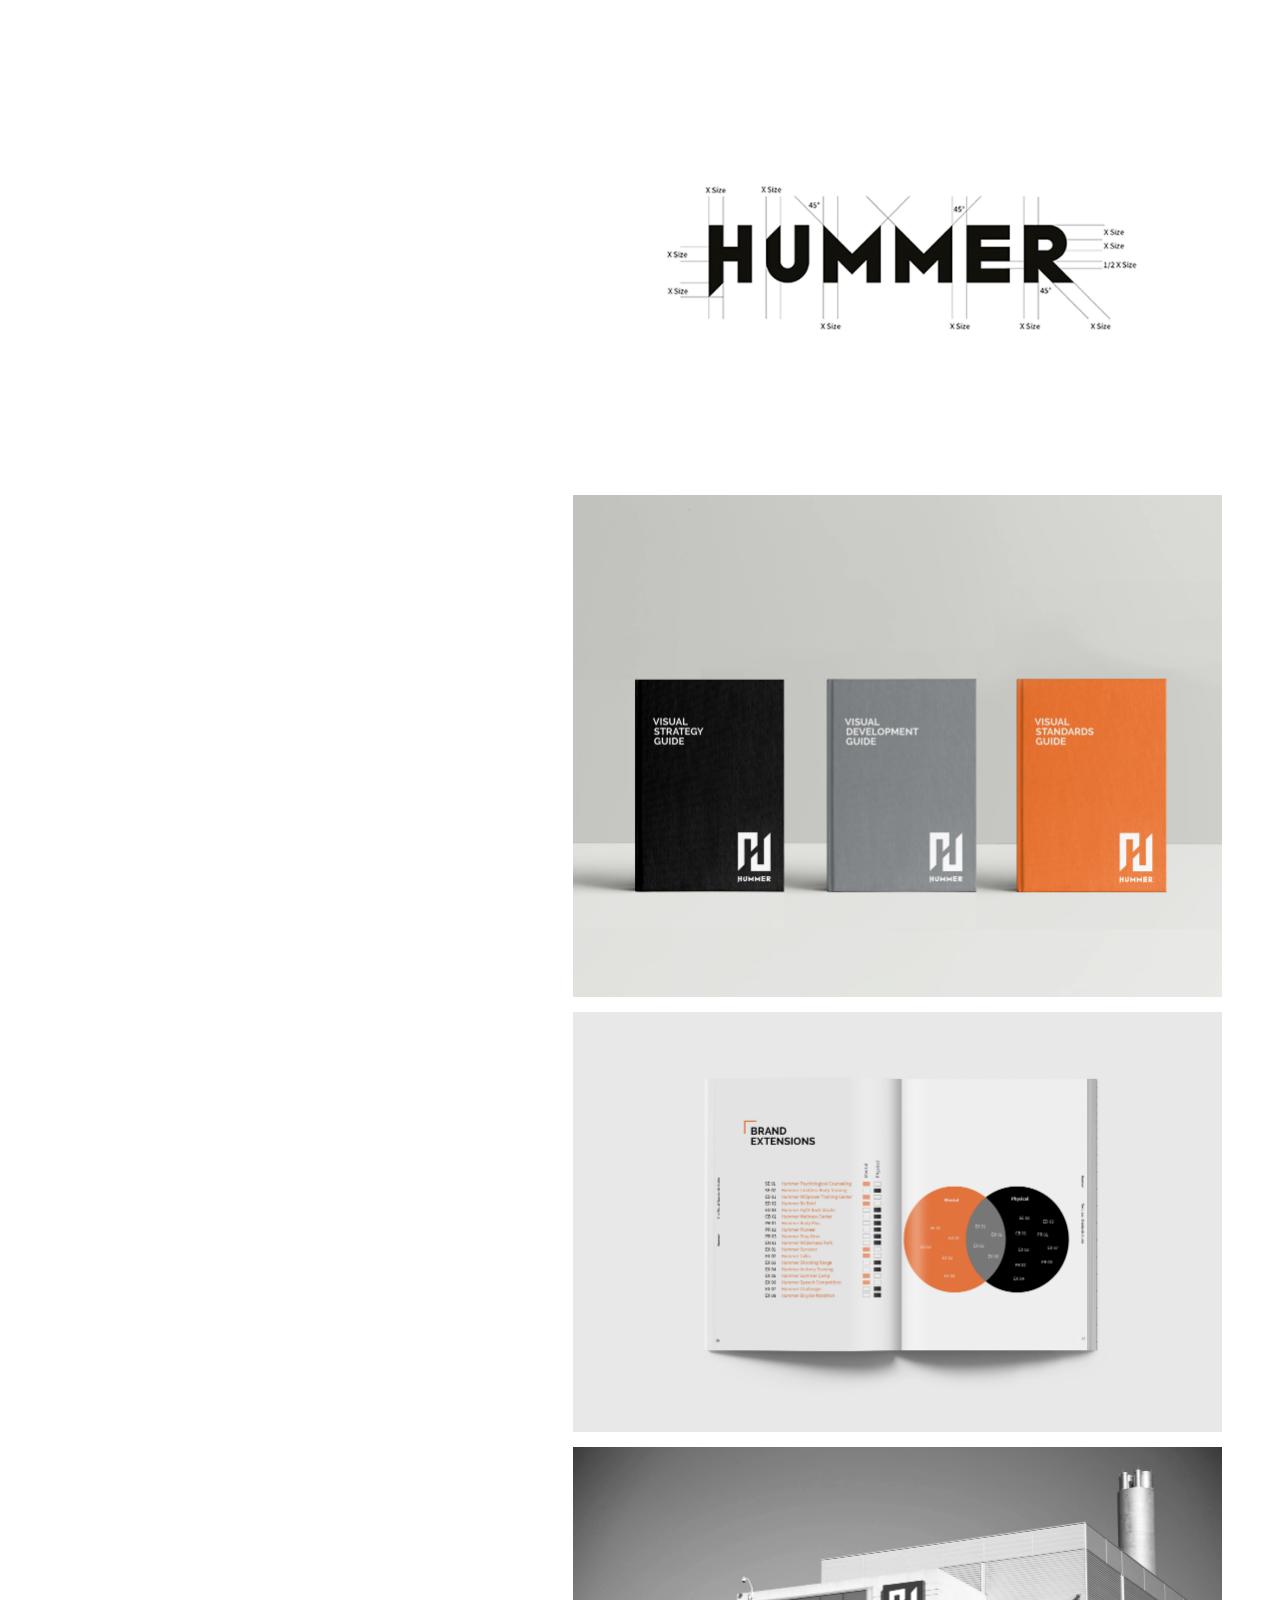
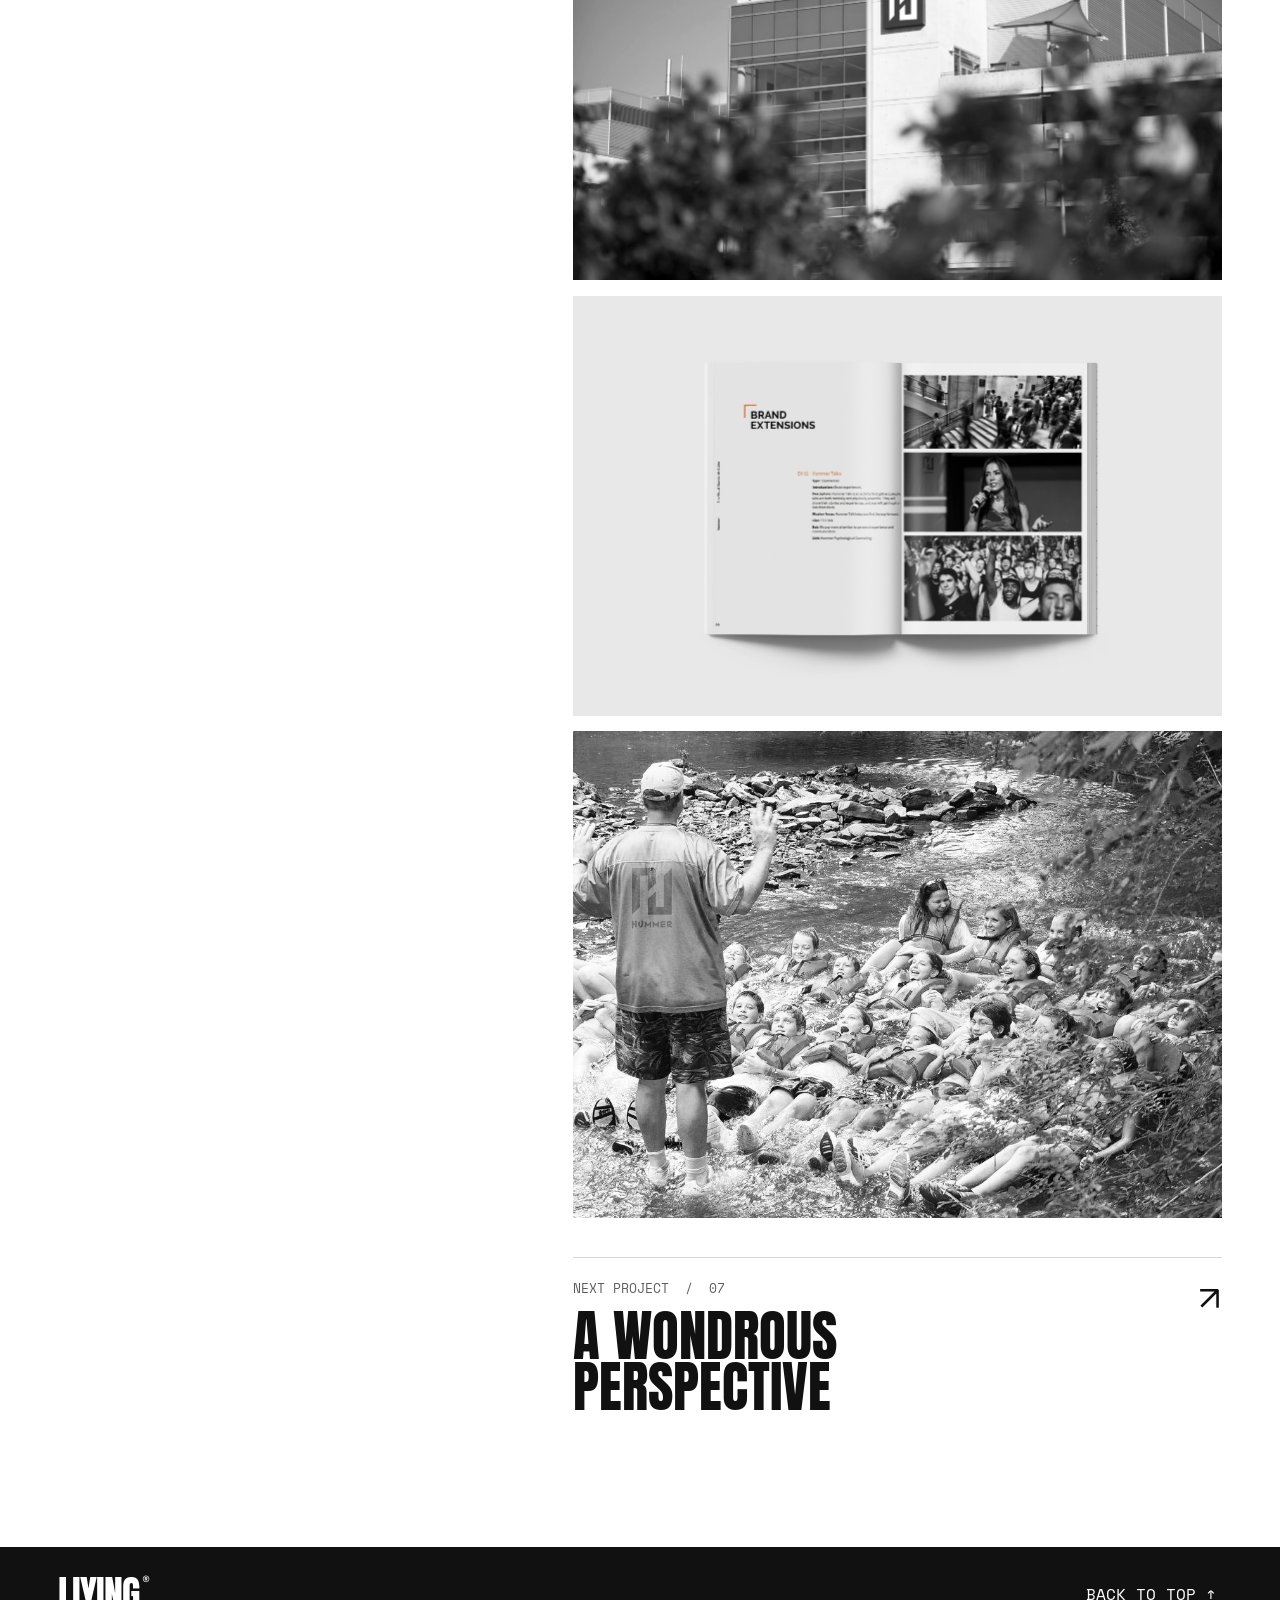
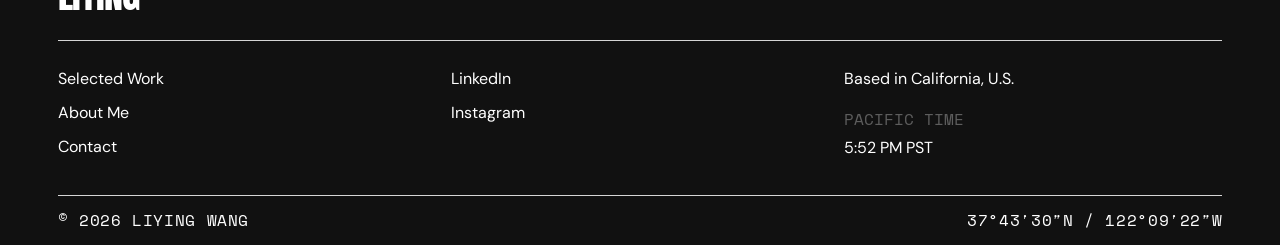
<file: 06-a-hypothetical-exploration.html>
<!doctype html>
<html lang="en" data-theme="light">
<head>
  <meta charset="utf-8" />
  <meta name="viewport" content="width=device-width,initial-scale=1" />
  <meta name="theme-color" content="#ffffff" />
  <meta name="description" content="A hypothetical Hummer brand revival that expands beyond mobility while keeping the marque’s resilient spirit." />
  <title>06 — A Hypothetical Exploration | Liying Wang</title>
  <link rel="preconnect" href="https://fonts.googleapis.com"><link rel="preconnect" href="https://fonts.gstatic.com" crossorigin>
  <link href="https://fonts.googleapis.com/css2?family=Anton&family=DM+Sans:wght@400;500;600;700&family=Space+Mono:wght@400;700&display=swap" rel="stylesheet">
  <link rel="stylesheet" href="styles.css" />
  <link rel="stylesheet" href="immersive-journey.css" />
  <link rel="stylesheet" href="hypothetical-exploration.css" />
  <link rel="stylesheet" href="project-image-viewer.css">
</head>
<body class="project-page hypothetical-page">
  <div class="scroll-progress" aria-hidden="true"><span></span></div>
  <div class="pointer-face" aria-hidden="true"></div><div class="cursor-trail" aria-hidden="true"></div>
  <header class="site-header" id="top"><a class="brand" href="index.html#top" aria-label="Liying Wang home">LIYING<span>®</span></a><div class="header-tools"><button class="theme-toggle" aria-label="Switch to dark mode" title="Switch to dark mode"><span class="theme-icon">◐</span><span class="theme-label">DARK</span></button><button class="menu-button" aria-label="Open navigation" aria-expanded="false"><i></i><i></i></button></div></header>
  <nav class="menu-panel" aria-label="Main navigation"><div class="menu-panel-top"><button class="menu-close" aria-label="Close navigation">×</button></div><div class="menu-links"><a href="index.html#top"><span>01</span> HOME <b>↗</b></a><a href="index.html#work"><span>02</span> SELECTED WORK <b>↗</b></a><a href="about.html"><span>03</span> ABOUT <b>↗</b></a><a href="contact.html"><span>04</span> CONTACT <b>↗</b></a></div><div class="menu-panel-foot"><span>DESIGNER</span><span>BASED IN CALIFORNIA, U.S.</span></div></nav>
  <main class="project-layout">
    <aside class="project-info" aria-labelledby="project-title">
      <div class="project-info-top"><span>SELECTED WORK&nbsp; / &nbsp;06</span><span>BRANDING</span></div>
      <h1 id="project-title">A<br>HYPOTHETICAL<br><em>EXPLORATION.</em></h1>
      <div class="project-info-rule"></div>
      <section class="info-block"><h2>OBJECTIVE</h2><p>Select a brand that is defunct, dying or dead and identify its essence. Revive the brand by repositioning and expanding the new brand’s identity and creating new extensions that open the company to a whole new demographic, while still remaining true to its original soul.</p></section>
      <section class="info-block"><h2>APPROACH</h2><p>Hummer is a brand of trucks and SUVs that connects with a tough outward appearance. The biggest challenge was thinking beyond the brand’s current offerings and image. In my exploration, the new Hummer evolves beyond simple mobility tools to help audiences gain the power and courage to face any difficulty with a range of products and services.</p></section>
    </aside>
    <div class="project-showcase">
      <section class="gallery-section" aria-labelledby="hypothetical-gallery-title">
        <div class="project-section-head"><div><p class="kicker">01 / BRAND REVIVAL</p><h2 id="hypothetical-gallery-title">HUMMER</h2></div></div>
        <div class="project-gallery hypothetical-gallery">
          <figure class="gallery-item"><img src="assets/hypothetical-exploration/gallery-source-01.webp" alt="Black geometric Hummer revival mark on textured paper" loading="lazy"></figure>
          <figure class="gallery-item"><img src="assets/hypothetical-exploration/gallery-source-02.webp" alt="Hummer identity sketches in a spiral-bound pad" loading="lazy"></figure>
          <figure class="gallery-item"><img src="assets/hypothetical-exploration/gallery-source-03.webp" alt="Hummer brand revival visual, image 03" loading="lazy"></figure>
          <figure class="gallery-item"><img src="assets/hypothetical-exploration/gallery-source-04.webp" alt="Hummer brand revival visual, image 04" loading="lazy"></figure>
          <figure class="gallery-item"><img src="assets/hypothetical-exploration/gallery-source-05.webp" alt="Hummer brand revival visual, image 05" loading="lazy"></figure>
          <figure class="gallery-item"><img src="assets/hypothetical-exploration/gallery-source-06.webp" alt="Hummer brand revival visual, image 06" loading="lazy"></figure>
          <figure class="gallery-item"><img src="assets/hypothetical-exploration/gallery-source-07.webp" alt="Hummer brand revival visual, image 07" loading="lazy"></figure>
          <figure class="gallery-item"><img src="assets/hypothetical-exploration/gallery-source-08.webp" alt="Hummer brand revival visual, image 08" loading="lazy"></figure>
          <figure class="gallery-item"><img src="assets/hypothetical-exploration/gallery-source-09.webp" alt="Hummer brand revival visual, image 09" loading="lazy"></figure>
        </div>
      </section>
      <a class="next-project" href="07-a-wondrous-perspective.html"><span class="next-project-meta">NEXT PROJECT&nbsp; / &nbsp;07</span><strong>A WONDROUS<br>PERSPECTIVE</strong><span class="next-arrow">↗</span></a>
    </div>
  </main>
  <footer><div class="footer-top"><a class="brand" href="index.html#top">LIYING<span>®</span></a><button class="back-top">BACK TO TOP ↑</button></div><div class="footer-columns"><div><a href="index.html#work">Selected Work</a><a href="about.html#top">About Me</a><a href="contact.html">Contact</a></div><div><a href="https://www.linkedin.com/in/liying-miko-wang" target="_blank" rel="noreferrer">LinkedIn</a><a href="https://www.instagram.com/lookup_liying" target="_blank" rel="noreferrer">Instagram</a></div><div><p>Based in California, U.S.</p><p class="studio-time"><span>PACIFIC TIME</span><time id="pacific-time" aria-live="off">--:-- PT</time></p></div></div><div class="footer-bottom"><span>© <span id="year"></span> LIYING WANG</span><span>37°43′30″N / 122°09′22″W</span></div></footer>
  <script src="immersive-journey.js"></script>
  <script src="project-image-viewer.js"></script>
</body>
</html>
</file>
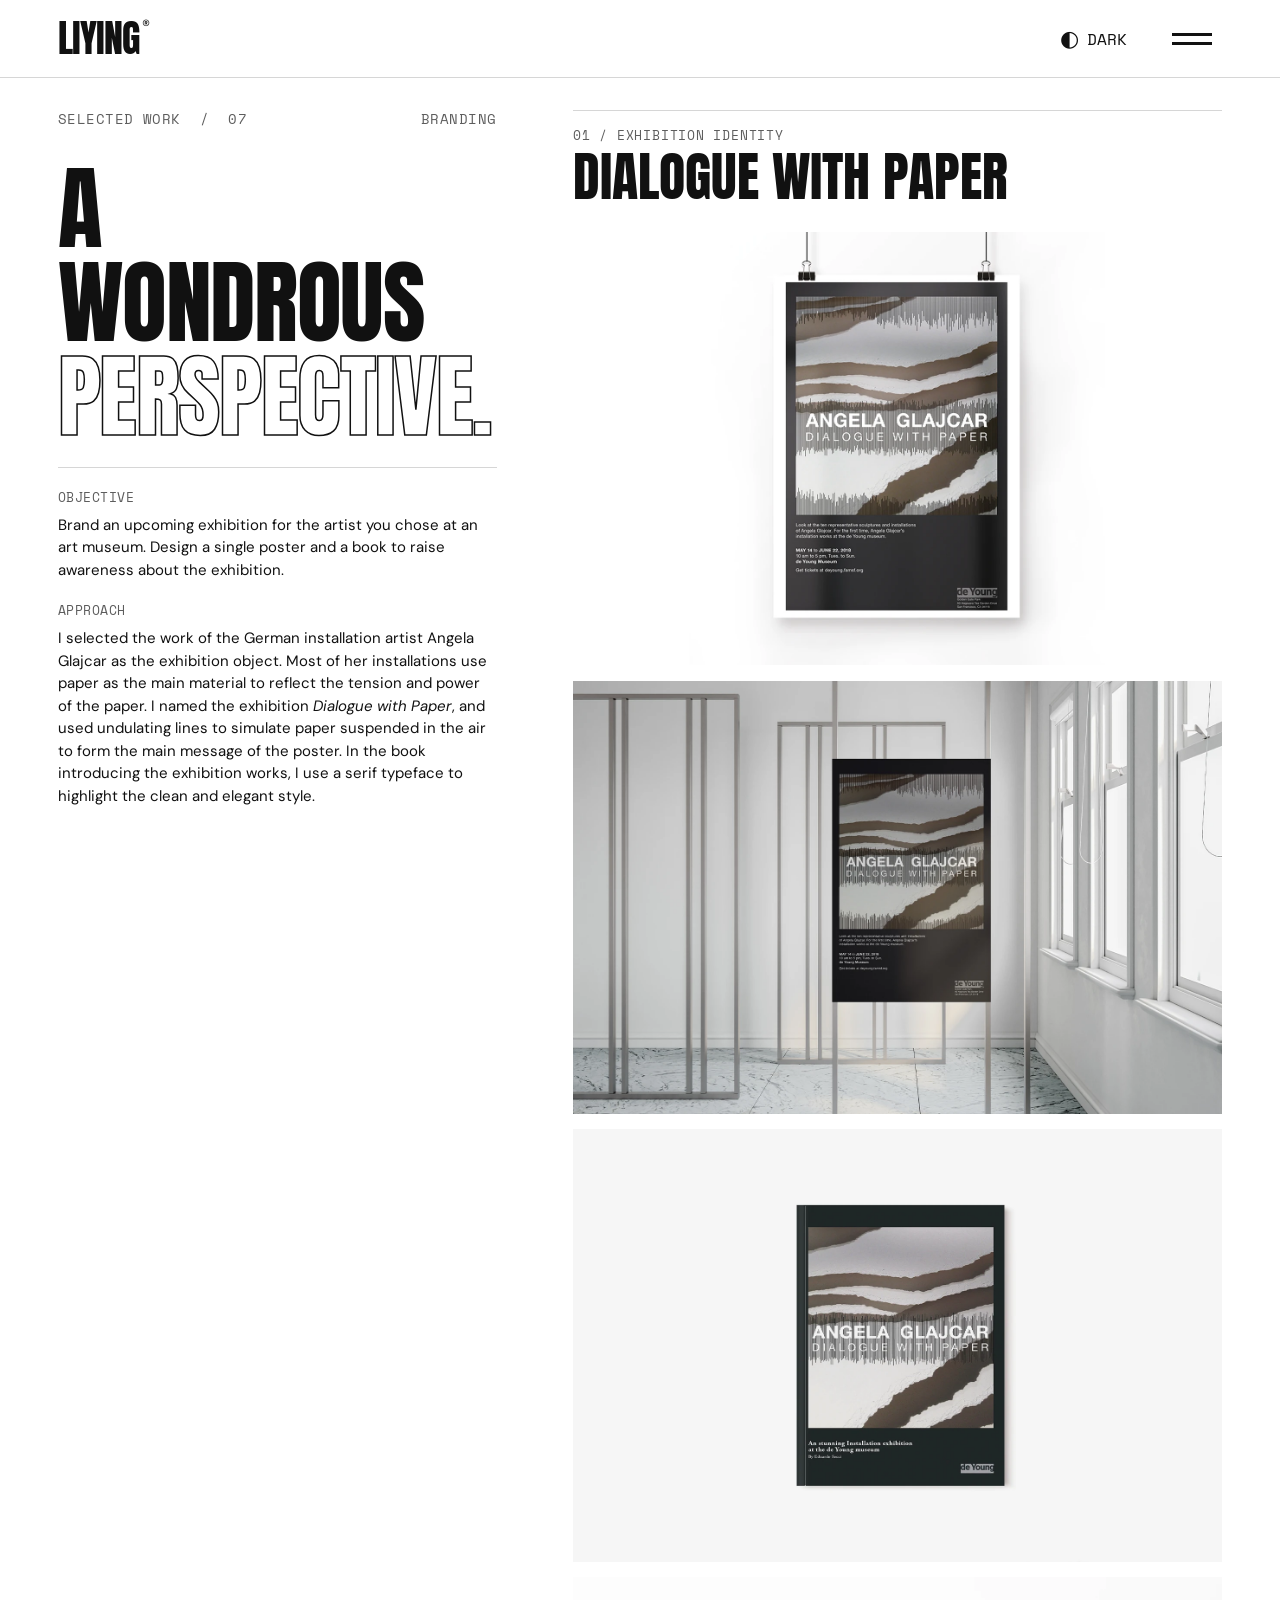
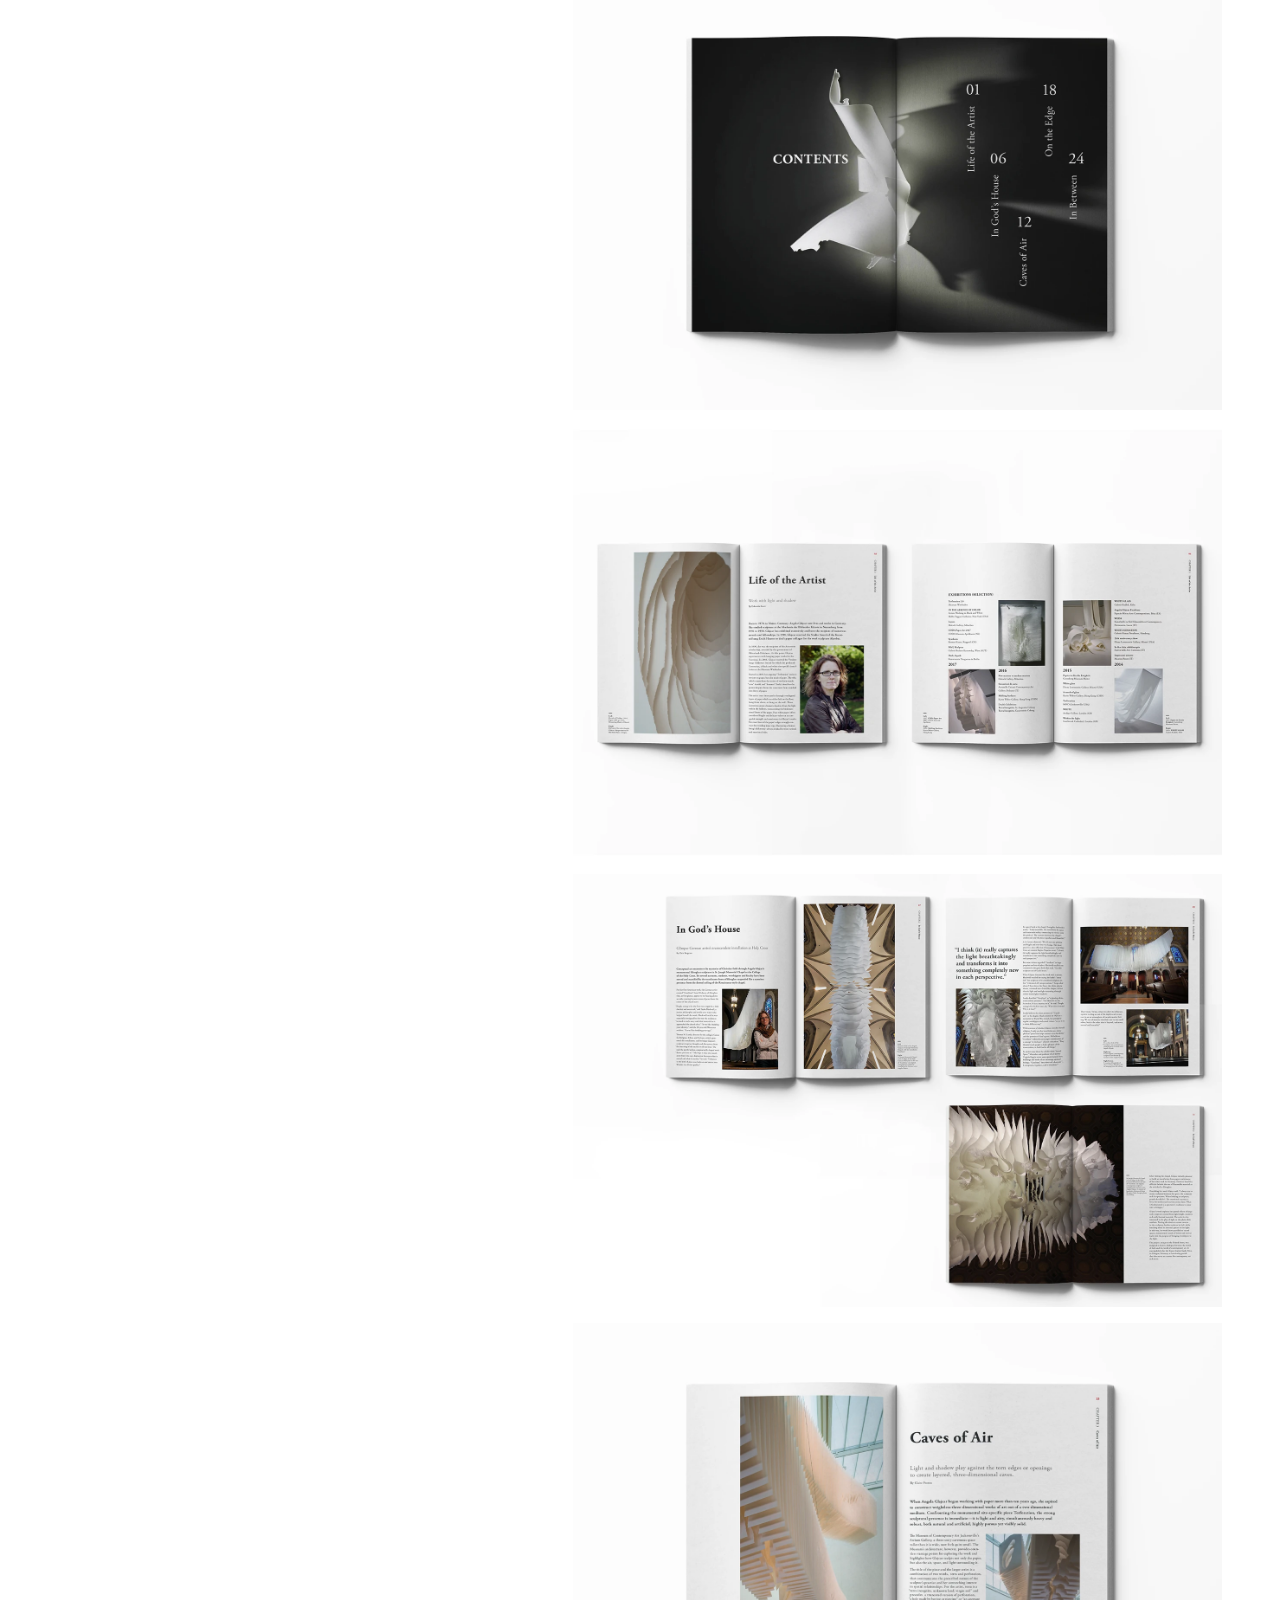
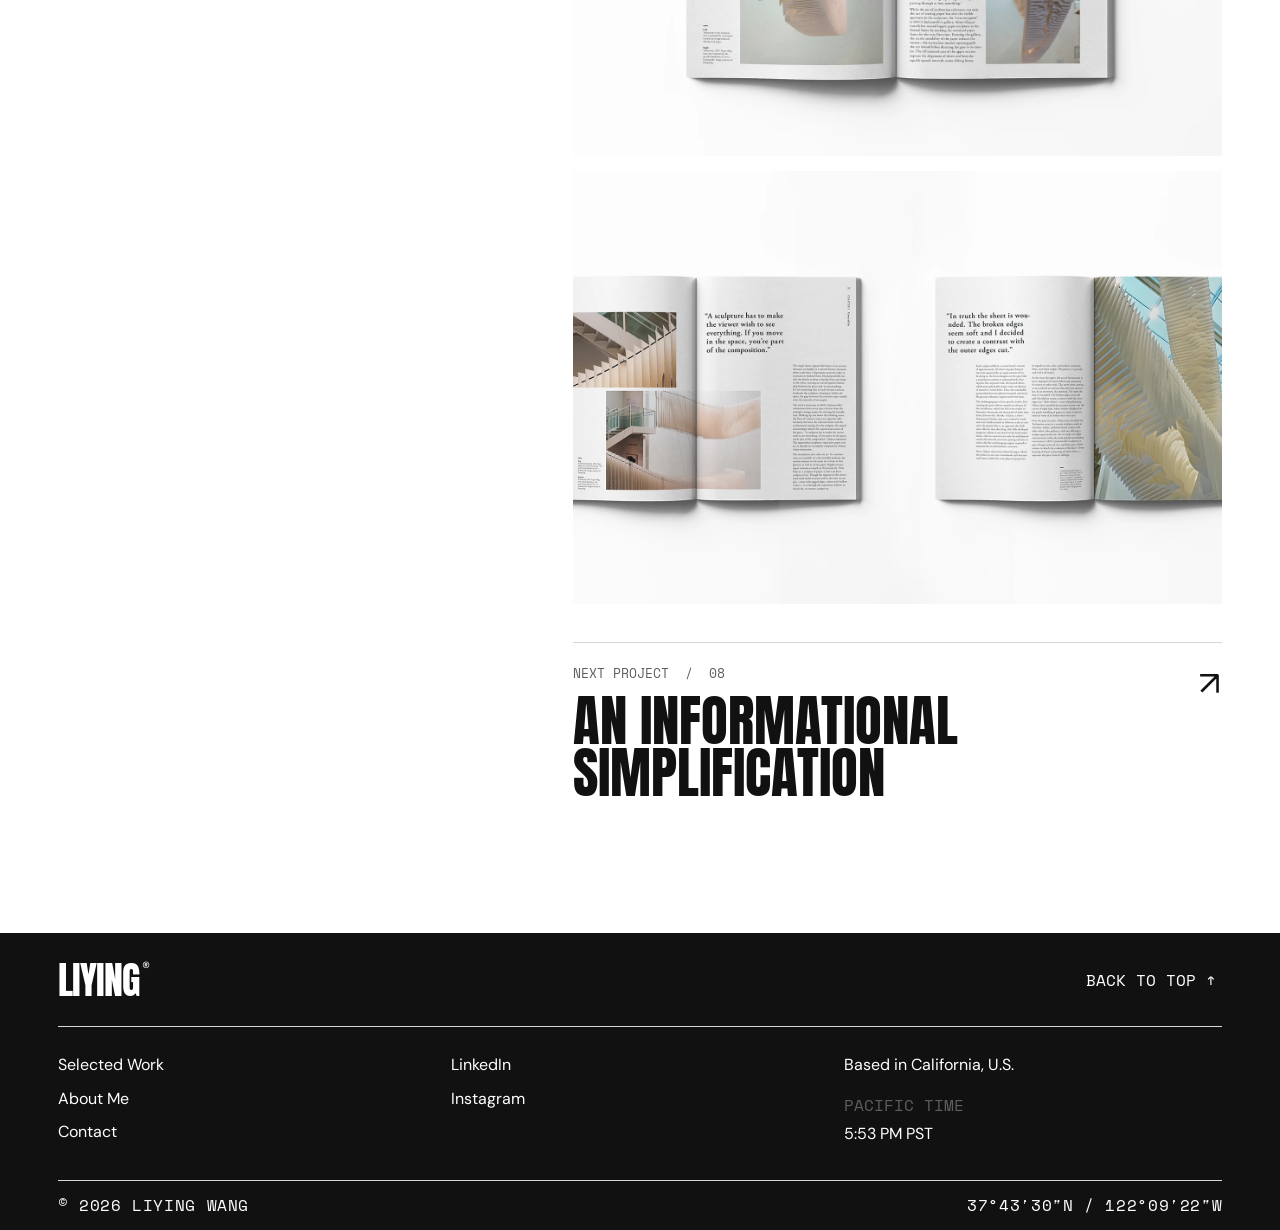
<file: 07-a-wondrous-perspective.html>
<!doctype html>
<html lang="en" data-theme="light">
<head>
  <meta charset="utf-8" />
  <meta name="viewport" content="width=device-width,initial-scale=1" />
  <meta name="theme-color" content="#ffffff" />
  <meta name="description" content="Dialogue with Paper, an exhibition identity for German installation artist Angela Glajcar, expressed through a poster and exhibition book." />
  <title>07 — A Wondrous Perspective | Liying Wang</title>
  <link rel="preconnect" href="https://fonts.googleapis.com"><link rel="preconnect" href="https://fonts.gstatic.com" crossorigin>
  <link href="https://fonts.googleapis.com/css2?family=Anton&family=DM+Sans:wght@400;500;600;700&family=Space+Mono:wght@400;700&display=swap" rel="stylesheet">
  <link rel="stylesheet" href="styles.css" />
  <link rel="stylesheet" href="immersive-journey.css" />
  <link rel="stylesheet" href="wondrous-perspective.css" />
  <link rel="stylesheet" href="project-image-viewer.css">
</head>
<body class="project-page wondrous-page">
  <div class="scroll-progress" aria-hidden="true"><span></span></div>
  <div class="pointer-face" aria-hidden="true"></div><div class="cursor-trail" aria-hidden="true"></div>
  <header class="site-header" id="top"><a class="brand" href="index.html#top" aria-label="Liying Wang home">LIYING<span>®</span></a><div class="header-tools"><button class="theme-toggle" aria-label="Switch to dark mode" title="Switch to dark mode"><span class="theme-icon">◐</span><span class="theme-label">DARK</span></button><button class="menu-button" aria-label="Open navigation" aria-expanded="false"><i></i><i></i></button></div></header>
  <nav class="menu-panel" aria-label="Main navigation"><div class="menu-panel-top"><button class="menu-close" aria-label="Close navigation">×</button></div><div class="menu-links"><a href="index.html#top"><span>01</span> HOME <b>↗</b></a><a href="index.html#work"><span>02</span> SELECTED WORK <b>↗</b></a><a href="about.html"><span>03</span> ABOUT <b>↗</b></a><a href="contact.html"><span>04</span> CONTACT <b>↗</b></a></div><div class="menu-panel-foot"><span>DESIGNER</span><span>BASED IN CALIFORNIA, U.S.</span></div></nav>
  <main class="project-layout">
    <aside class="project-info" aria-labelledby="project-title">
      <div class="project-info-top"><span>SELECTED WORK&nbsp; / &nbsp;07</span><span>BRANDING</span></div>
      <h1 id="project-title">A<br>WONDROUS<br><em>PERSPECTIVE.</em></h1>
      <div class="project-info-rule"></div>
      <section class="info-block"><h2>OBJECTIVE</h2><p>Brand an upcoming exhibition for the artist you chose at an art museum. Design a single poster and a book to raise awareness about the exhibition.</p></section>
      <section class="info-block"><h2>APPROACH</h2><p>I selected the work of the German installation artist Angela Glajcar as the exhibition object. Most of her installations use paper as the main material to reflect the tension and power of the paper. I named the exhibition <em>Dialogue with Paper</em>, and used undulating lines to simulate paper suspended in the air to form the main message of the poster. In the book introducing the exhibition works, I use a serif typeface to highlight the clean and elegant style.</p></section>
    </aside>
    <div class="project-showcase">
      <section class="gallery-section" aria-labelledby="wondrous-gallery-title">
        <div class="project-section-head"><div><p class="kicker">01 / EXHIBITION IDENTITY</p><h2 id="wondrous-gallery-title">DIALOGUE WITH PAPER</h2></div></div>
        <div class="project-gallery wondrous-gallery">
          <figure class="gallery-item"><img src="assets/wondrous-perspective/gallery-source-01.webp" alt="Dialogue with Paper exhibition identity, gallery image 01" loading="lazy"></figure>
          <figure class="gallery-item"><img src="assets/wondrous-perspective/gallery-source-02.webp" alt="Dialogue with Paper exhibition identity, gallery image 02" loading="lazy"></figure>
          <figure class="gallery-item"><img src="assets/wondrous-perspective/gallery-source-03.webp" alt="Dialogue with Paper exhibition identity, gallery image 03" loading="lazy"></figure>
          <figure class="gallery-item"><img src="assets/wondrous-perspective/gallery-source-04.webp" alt="Dialogue with Paper exhibition identity, gallery image 04" loading="lazy"></figure>
          <figure class="gallery-item"><img src="assets/wondrous-perspective/gallery-source-05.webp" alt="Dialogue with Paper exhibition identity, gallery image 05" loading="lazy"></figure>
          <figure class="gallery-item"><img src="assets/wondrous-perspective/gallery-source-06.webp" alt="Dialogue with Paper exhibition identity, gallery image 06" loading="lazy"></figure>
          <figure class="gallery-item"><img src="assets/wondrous-perspective/gallery-source-07.webp" alt="Dialogue with Paper exhibition identity, gallery image 07" loading="lazy"></figure>
          <figure class="gallery-item"><img src="assets/wondrous-perspective/gallery-source-08.webp" alt="Dialogue with Paper exhibition identity, gallery image 08" loading="lazy"></figure>
        </div>
      </section>
      <a class="next-project" href="08-an-informational-simplification.html"><span class="next-project-meta">NEXT PROJECT&nbsp; / &nbsp;08</span><strong>AN INFORMATIONAL<br>SIMPLIFICATION</strong><span class="next-arrow">↗</span></a>
    </div>
  </main>
  <footer><div class="footer-top"><a class="brand" href="index.html#top">LIYING<span>®</span></a><button class="back-top">BACK TO TOP ↑</button></div><div class="footer-columns"><div><a href="index.html#work">Selected Work</a><a href="about.html#top">About Me</a><a href="contact.html">Contact</a></div><div><a href="https://www.linkedin.com/in/liying-miko-wang" target="_blank" rel="noreferrer">LinkedIn</a><a href="https://www.instagram.com/lookup_liying" target="_blank" rel="noreferrer">Instagram</a></div><div><p>Based in California, U.S.</p><p class="studio-time"><span>PACIFIC TIME</span><time id="pacific-time" aria-live="off">--:-- PT</time></p></div></div><div class="footer-bottom"><span>© <span id="year"></span> LIYING WANG</span><span>37°43′30″N / 122°09′22″W</span></div></footer>
  <script src="immersive-journey.js"></script>
  <script src="project-image-viewer.js"></script>
</body>
</html>
</file>
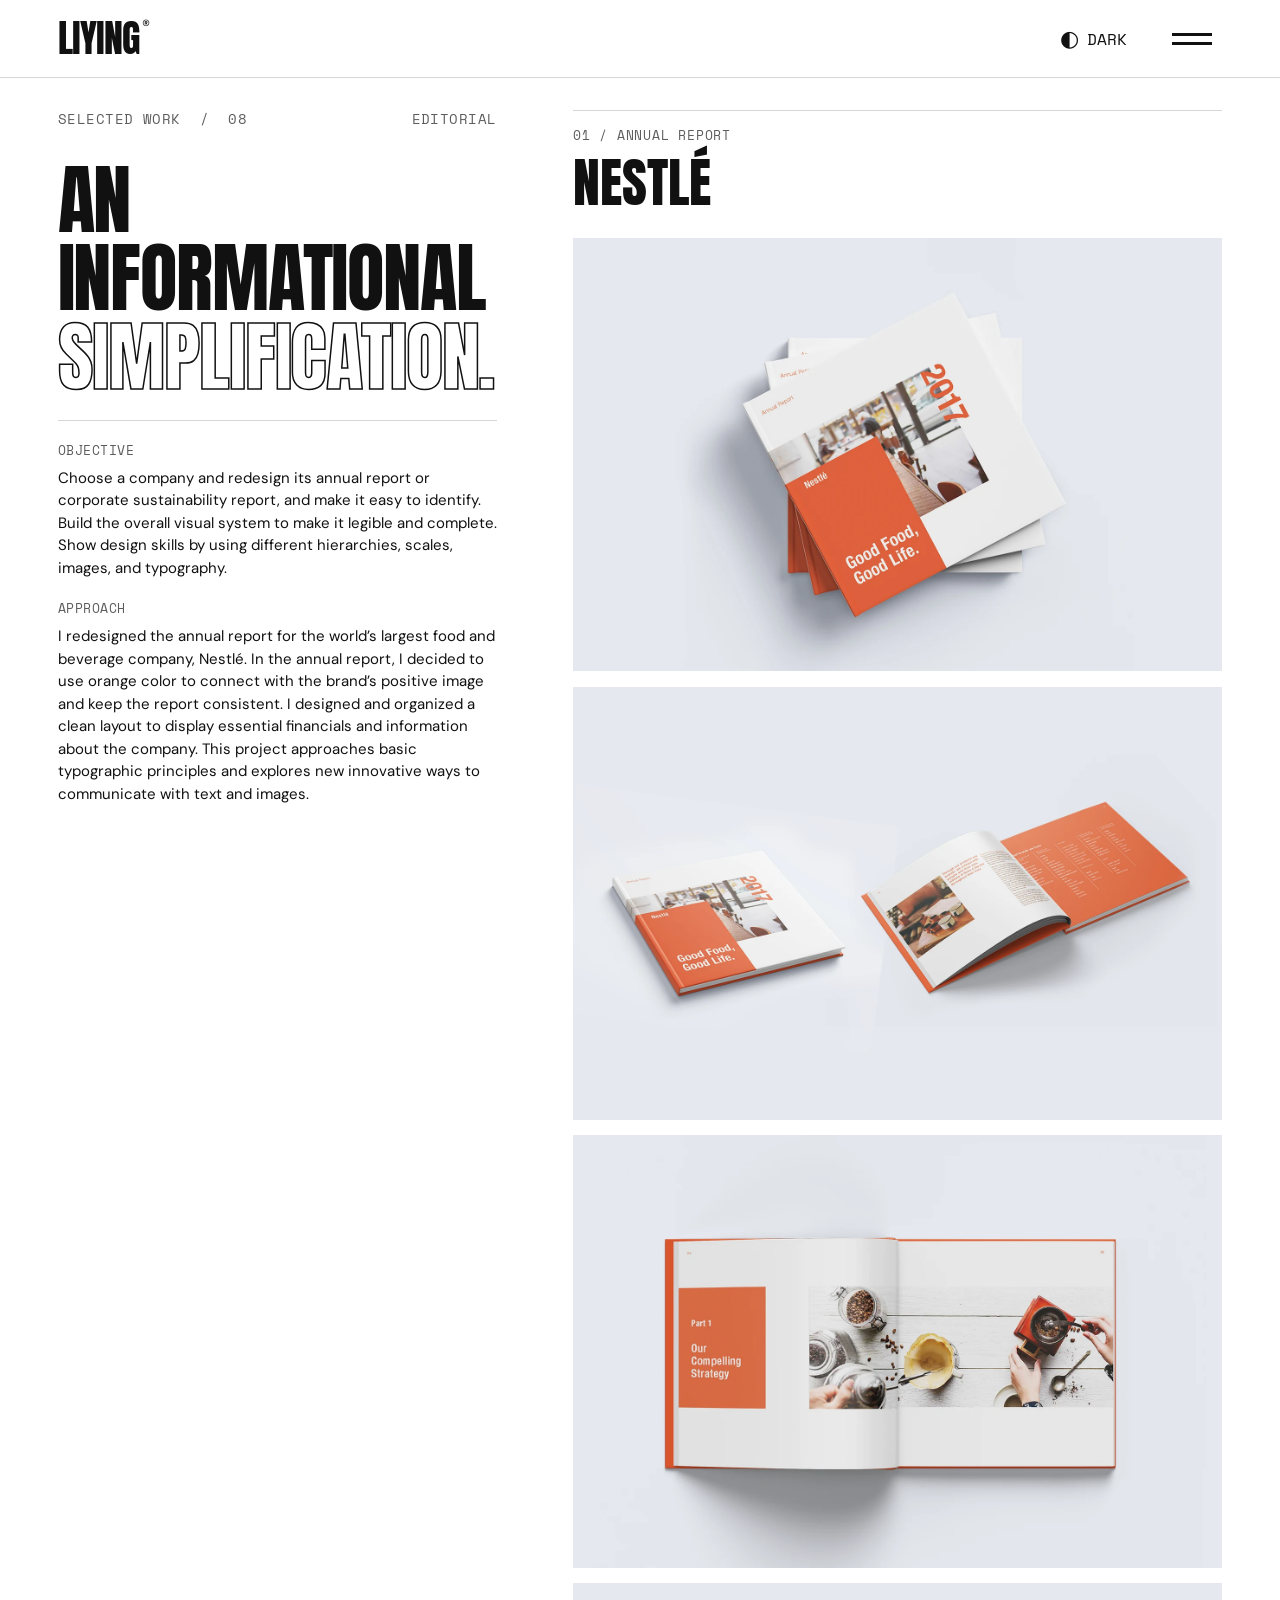
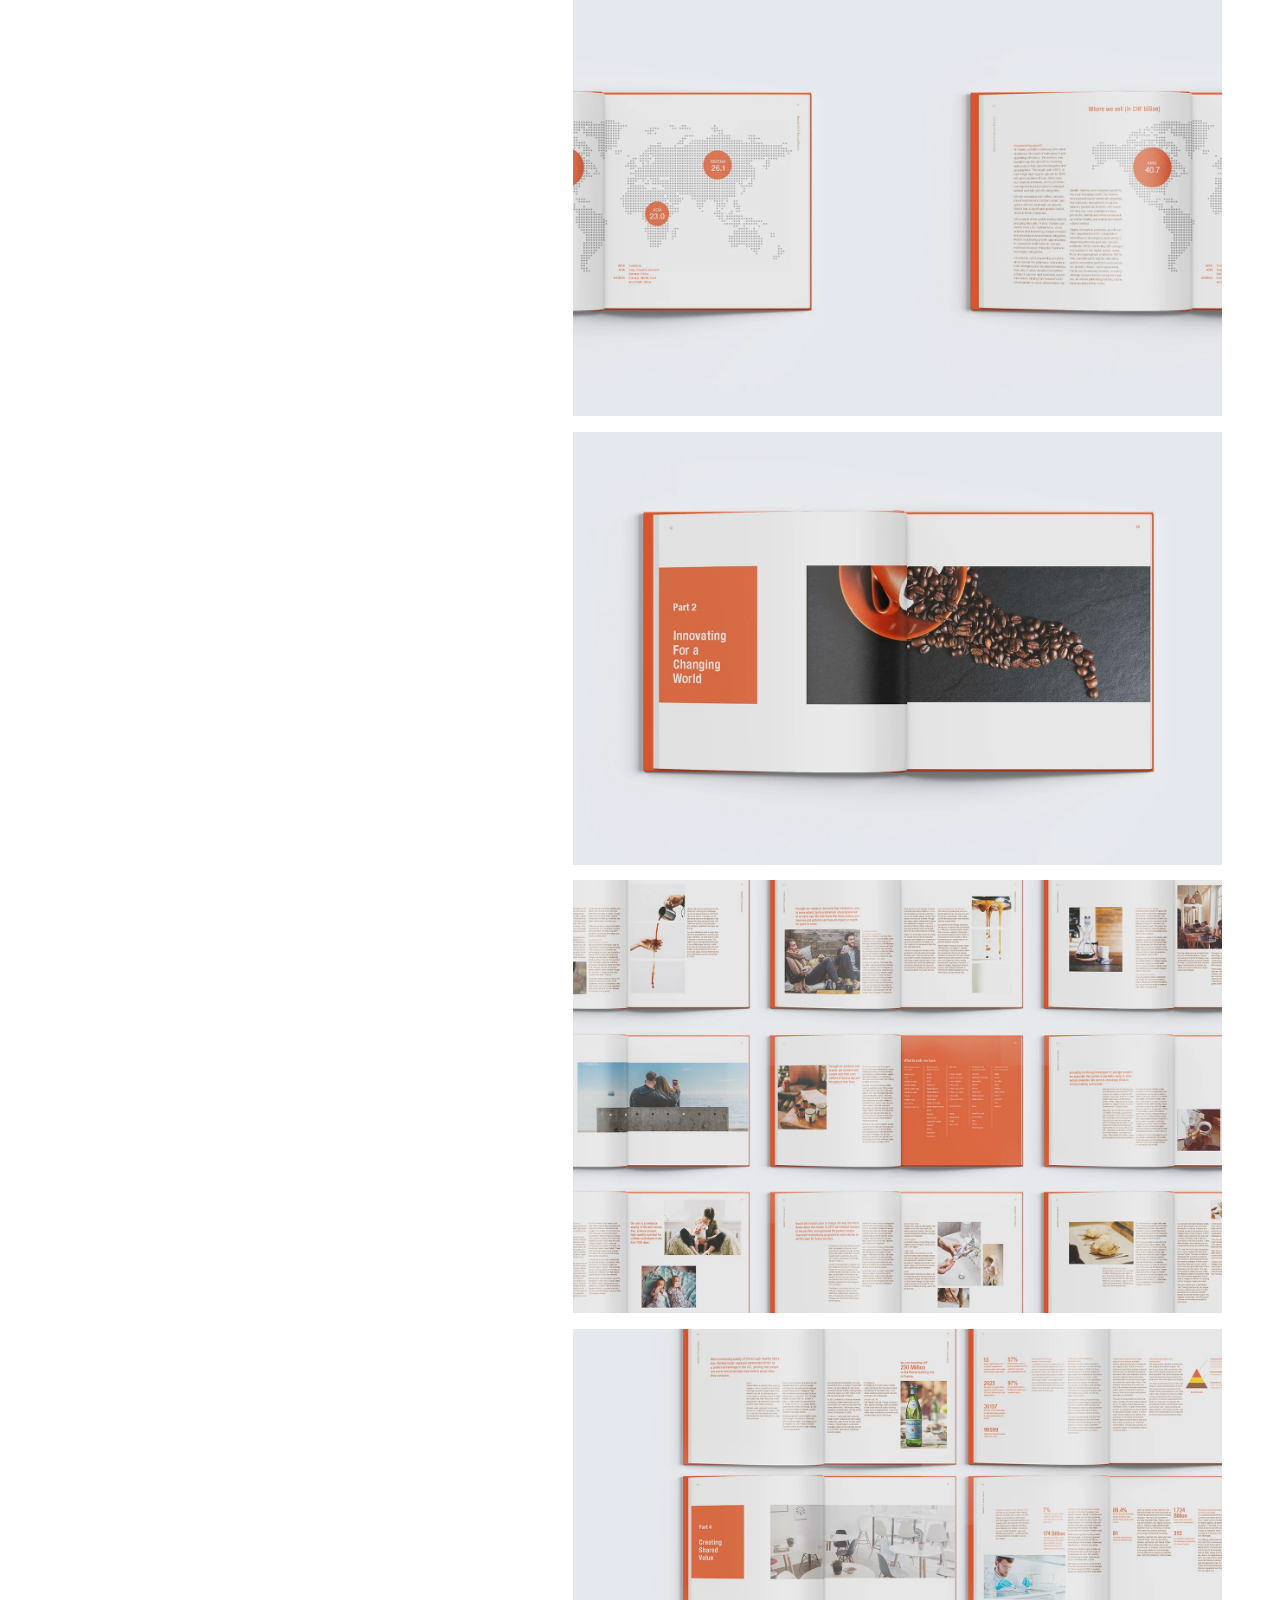
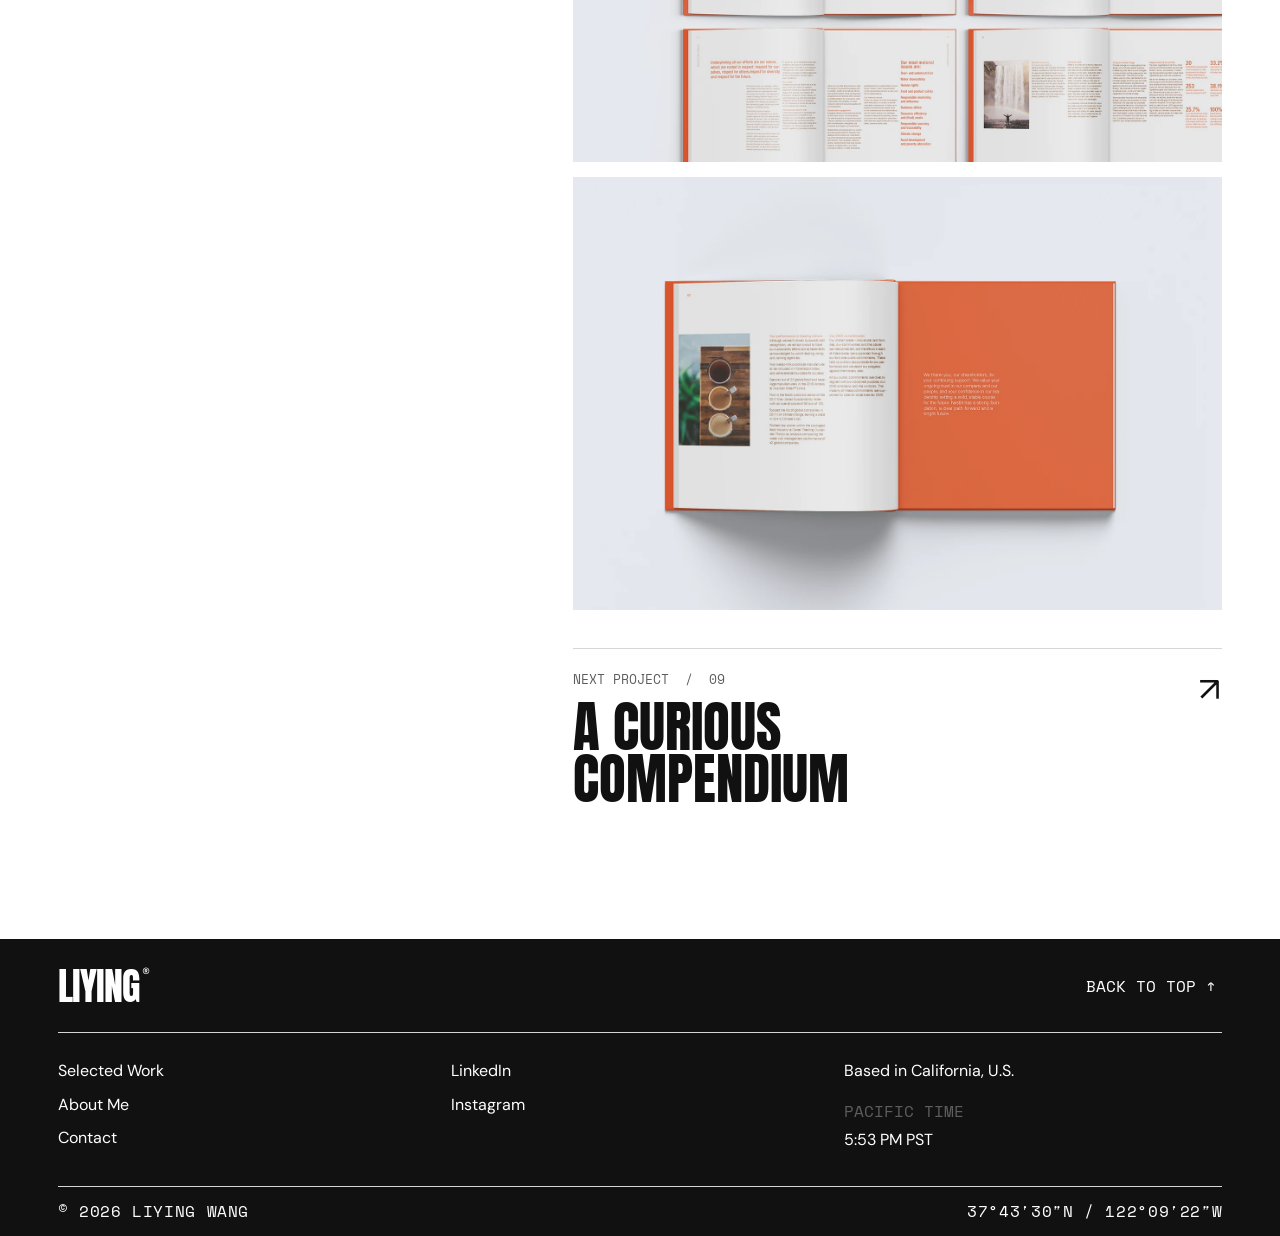
<file: 08-an-informational-simplification.html>
<!doctype html>
<html lang="en" data-theme="light">
<head>
  <meta charset="utf-8" />
  <meta name="viewport" content="width=device-width,initial-scale=1" />
  <meta name="theme-color" content="#ffffff" />
  <meta name="description" content="A redesigned annual report for Nestlé, using an orange visual system and clear editorial hierarchy to make company information legible and complete." />
  <title>08 — An Informational Simplification | Liying Wang</title>
  <link rel="preconnect" href="https://fonts.googleapis.com"><link rel="preconnect" href="https://fonts.gstatic.com" crossorigin>
  <link href="https://fonts.googleapis.com/css2?family=Anton&family=DM+Sans:wght@400;500;600;700&family=Space+Mono:wght@400;700&display=swap" rel="stylesheet">
  <link rel="stylesheet" href="styles.css" />
  <link rel="stylesheet" href="immersive-journey.css" />
  <link rel="stylesheet" href="informational-simplification.css" />
  <link rel="stylesheet" href="project-image-viewer.css">
</head>
<body class="project-page informational-page">
  <div class="scroll-progress" aria-hidden="true"><span></span></div>
  <div class="pointer-face" aria-hidden="true"></div><div class="cursor-trail" aria-hidden="true"></div>
  <header class="site-header" id="top"><a class="brand" href="index.html#top" aria-label="Liying Wang home">LIYING<span>®</span></a><div class="header-tools"><button class="theme-toggle" aria-label="Switch to dark mode" title="Switch to dark mode"><span class="theme-icon">◐</span><span class="theme-label">DARK</span></button><button class="menu-button" aria-label="Open navigation" aria-expanded="false"><i></i><i></i></button></div></header>
  <nav class="menu-panel" aria-label="Main navigation"><div class="menu-panel-top"><button class="menu-close" aria-label="Close navigation">×</button></div><div class="menu-links"><a href="index.html#top"><span>01</span> HOME <b>↗</b></a><a href="index.html#work"><span>02</span> SELECTED WORK <b>↗</b></a><a href="about.html"><span>03</span> ABOUT <b>↗</b></a><a href="contact.html"><span>04</span> CONTACT <b>↗</b></a></div><div class="menu-panel-foot"><span>DESIGNER</span><span>BASED IN CALIFORNIA, U.S.</span></div></nav>
  <main class="project-layout">
    <aside class="project-info" aria-labelledby="project-title">
      <div class="project-info-top"><span>SELECTED WORK&nbsp; / &nbsp;08</span><span>EDITORIAL</span></div>
      <h1 id="project-title">AN<br>INFORMATIONAL<br><em>SIMPLIFICATION.</em></h1>
      <div class="project-info-rule"></div>
      <section class="info-block"><h2>OBJECTIVE</h2><p>Choose a company and redesign its annual report or corporate sustainability report, and make it easy to identify. Build the overall visual system to make it legible and complete. Show design skills by using different hierarchies, scales, images, and typography.</p></section>
      <section class="info-block"><h2>APPROACH</h2><p>I redesigned the annual report for the world’s largest food and beverage company, Nestlé. In the annual report, I decided to use orange color to connect with the brand’s positive image and keep the report consistent. I designed and organized a clean layout to display essential financials and information about the company. This project approaches basic typographic principles and explores new innovative ways to communicate with text and images.</p></section>
    </aside>
    <div class="project-showcase">
      <section class="gallery-section" aria-labelledby="informational-gallery-title">
        <div class="project-section-head"><div><p class="kicker">01 / ANNUAL REPORT</p><h2 id="informational-gallery-title">NESTLÉ</h2></div></div>
        <div class="project-gallery informational-gallery">
          <figure class="gallery-item"><img src="assets/informational-simplification/gallery-source-01.webp" alt="Nestlé annual report visual, gallery image 01" loading="lazy"></figure>
          <figure class="gallery-item"><img src="assets/informational-simplification/gallery-source-02.webp" alt="Nestlé annual report visual, gallery image 02" loading="lazy"></figure>
          <figure class="gallery-item"><img src="assets/informational-simplification/gallery-source-03.webp" alt="Nestlé annual report visual, gallery image 03" loading="lazy"></figure>
          <figure class="gallery-item"><img src="assets/informational-simplification/gallery-source-04.webp" alt="Nestlé annual report visual, gallery image 04" loading="lazy"></figure>
          <figure class="gallery-item"><img src="assets/informational-simplification/gallery-source-05.webp" alt="Nestlé annual report visual, gallery image 05" loading="lazy"></figure>
          <figure class="gallery-item"><img src="assets/informational-simplification/gallery-source-06.webp" alt="Nestlé annual report visual, gallery image 06" loading="lazy"></figure>
          <figure class="gallery-item"><img src="assets/informational-simplification/gallery-source-07.webp" alt="Nestlé annual report visual, gallery image 07" loading="lazy"></figure>
          <figure class="gallery-item"><img src="assets/informational-simplification/gallery-source-08.webp" alt="Nestlé annual report visual, gallery image 08" loading="lazy"></figure>
        </div>
      </section>
      <a class="next-project" href="09-a-curious-compendium.html"><span class="next-project-meta">NEXT PROJECT&nbsp; / &nbsp;09</span><strong>A CURIOUS<br>COMPENDIUM</strong><span class="next-arrow">↗</span></a>
    </div>
  </main>
  <footer><div class="footer-top"><a class="brand" href="index.html#top">LIYING<span>®</span></a><button class="back-top">BACK TO TOP ↑</button></div><div class="footer-columns"><div><a href="index.html#work">Selected Work</a><a href="about.html#top">About Me</a><a href="contact.html">Contact</a></div><div><a href="https://www.linkedin.com/in/liying-miko-wang" target="_blank" rel="noreferrer">LinkedIn</a><a href="https://www.instagram.com/lookup_liying" target="_blank" rel="noreferrer">Instagram</a></div><div><p>Based in California, U.S.</p><p class="studio-time"><span>PACIFIC TIME</span><time id="pacific-time" aria-live="off">--:-- PT</time></p></div></div><div class="footer-bottom"><span>© <span id="year"></span> LIYING WANG</span><span>37°43′30″N / 122°09′22″W</span></div></footer>
  <script src="immersive-journey.js"></script>
  <script src="project-image-viewer.js"></script>
</body>
</html>
</file>
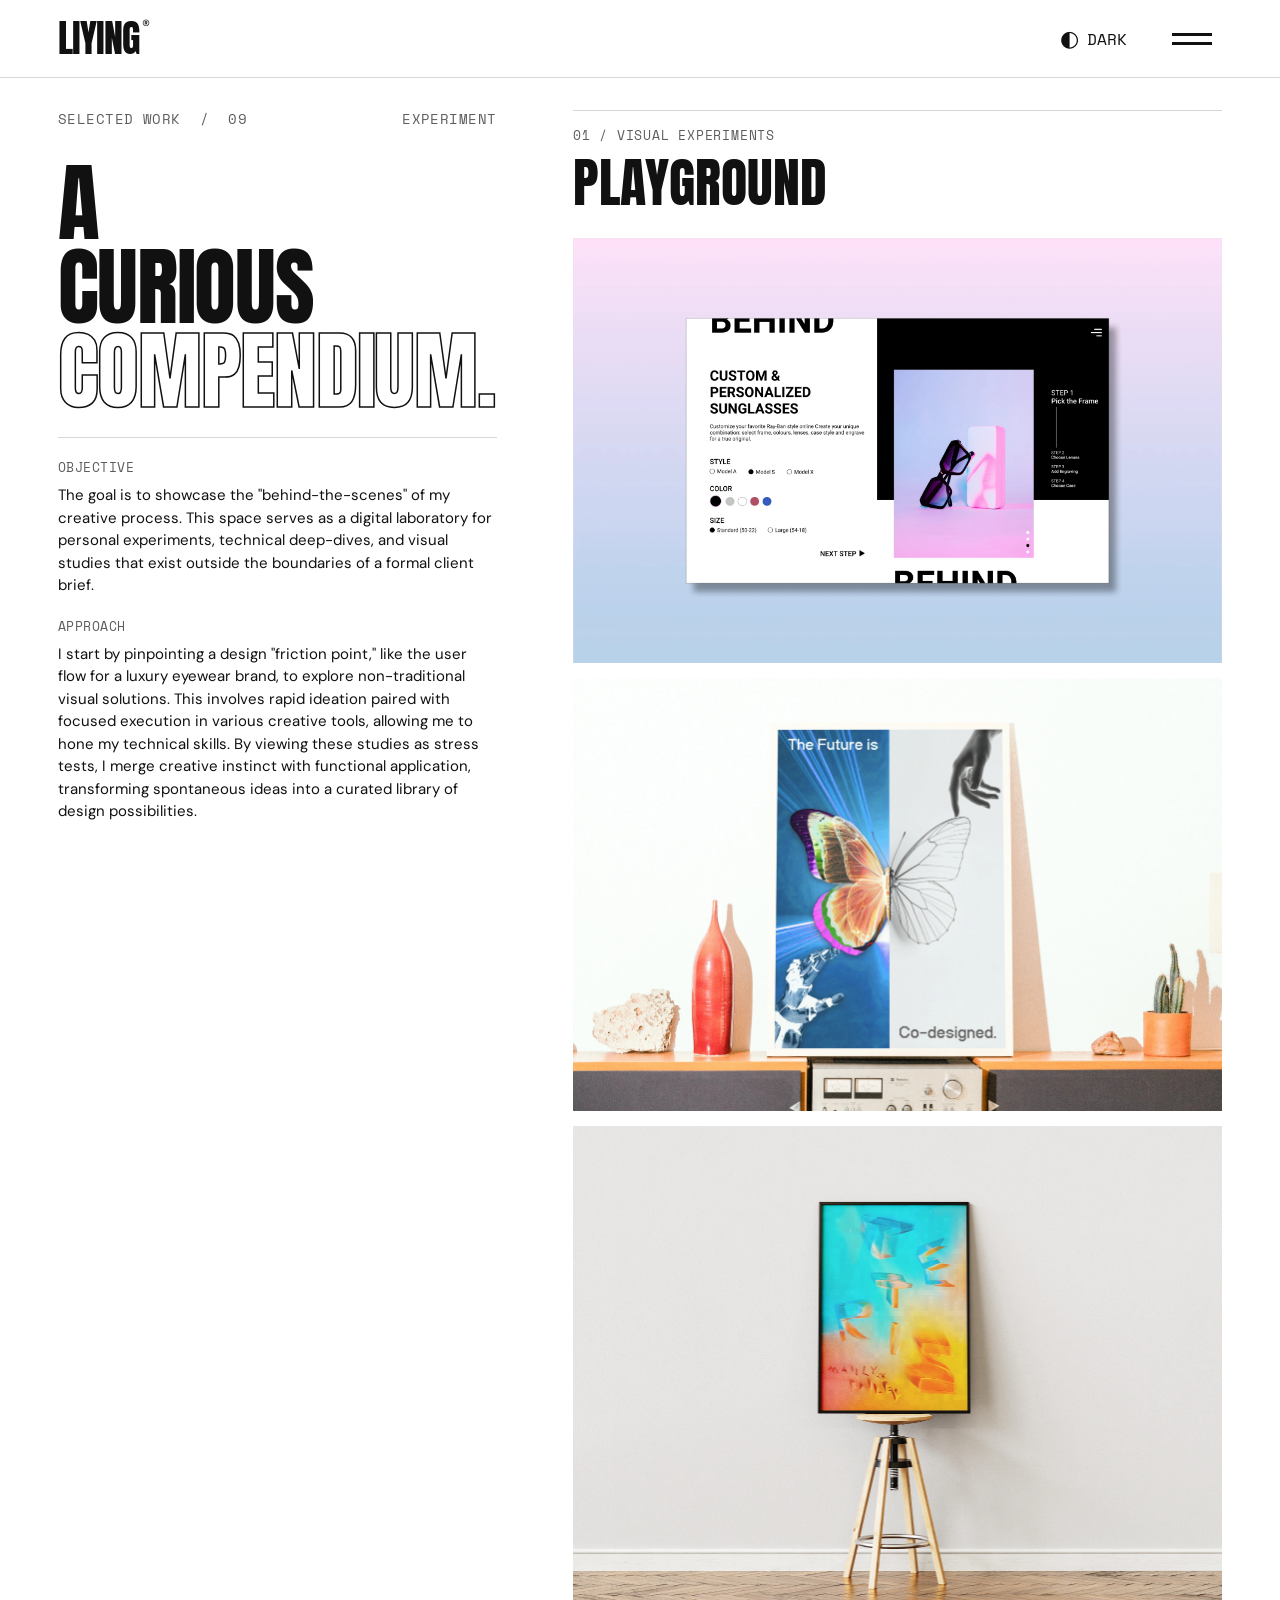
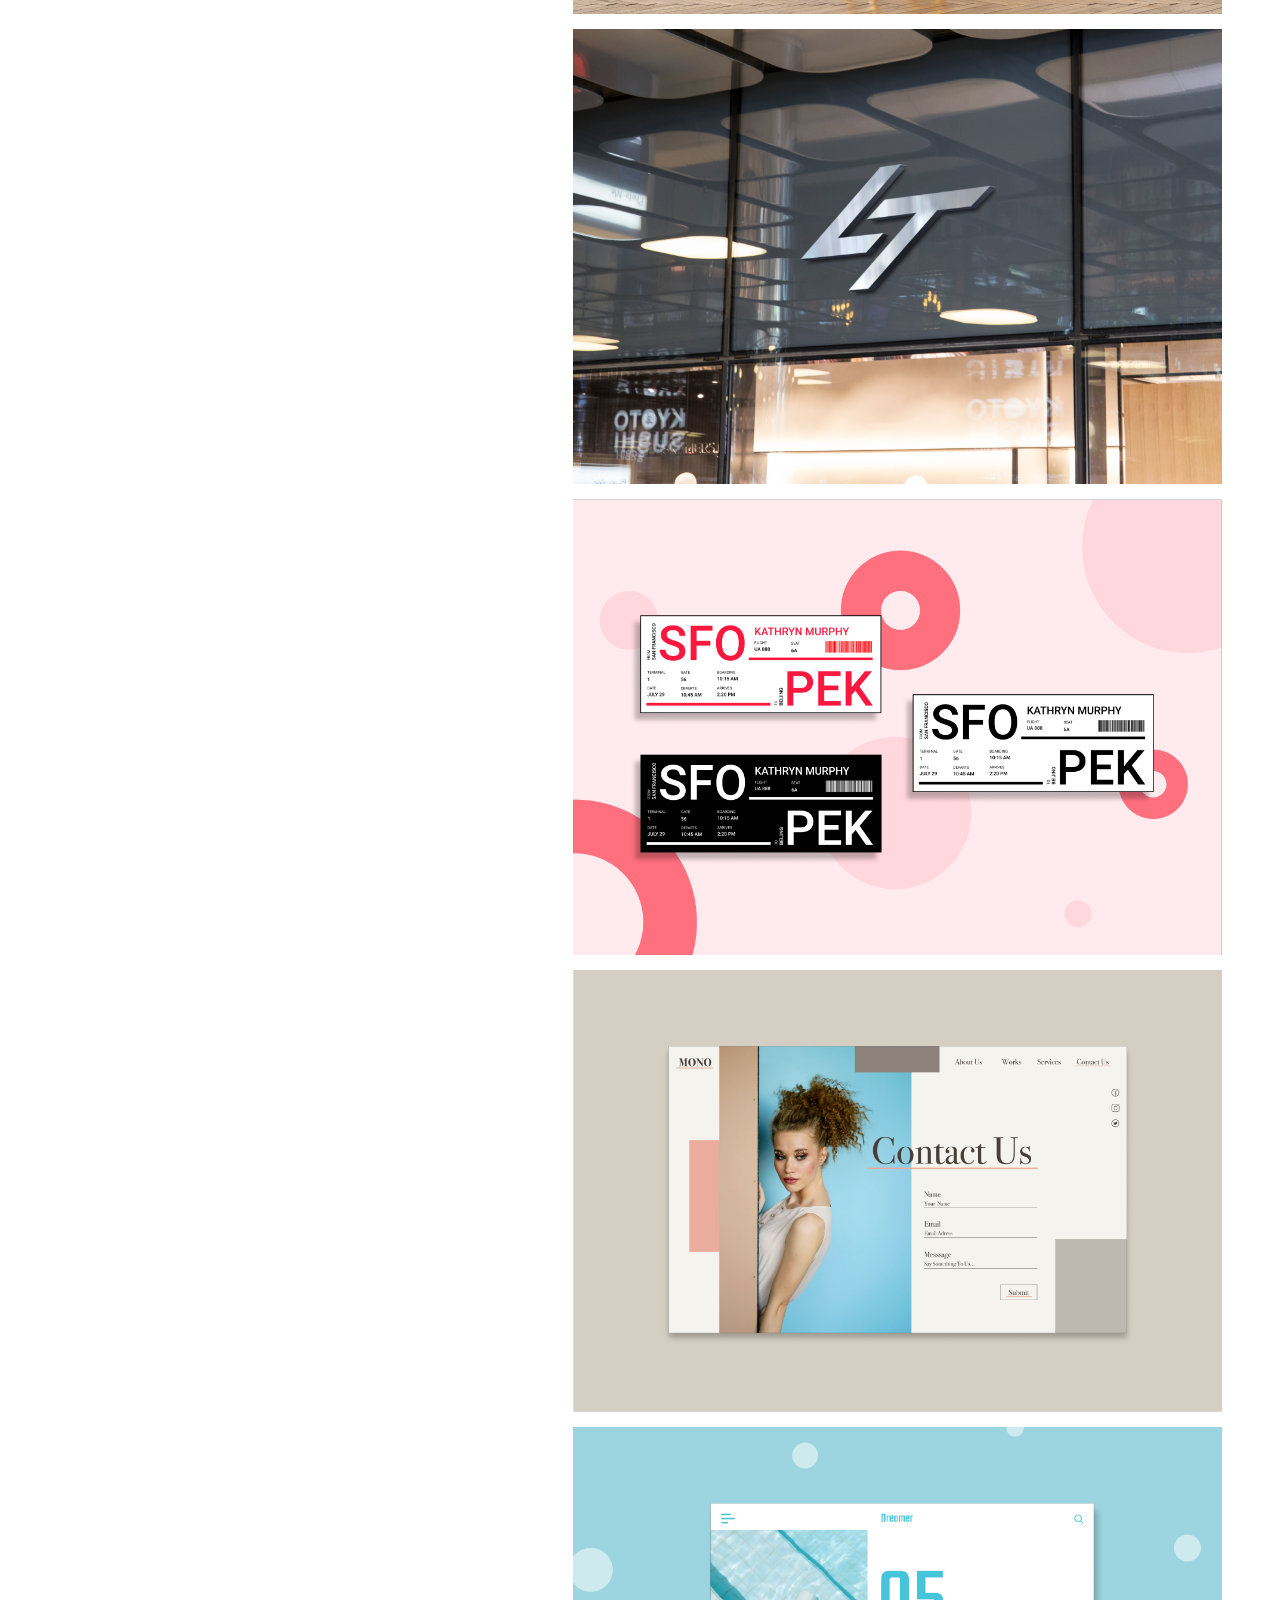
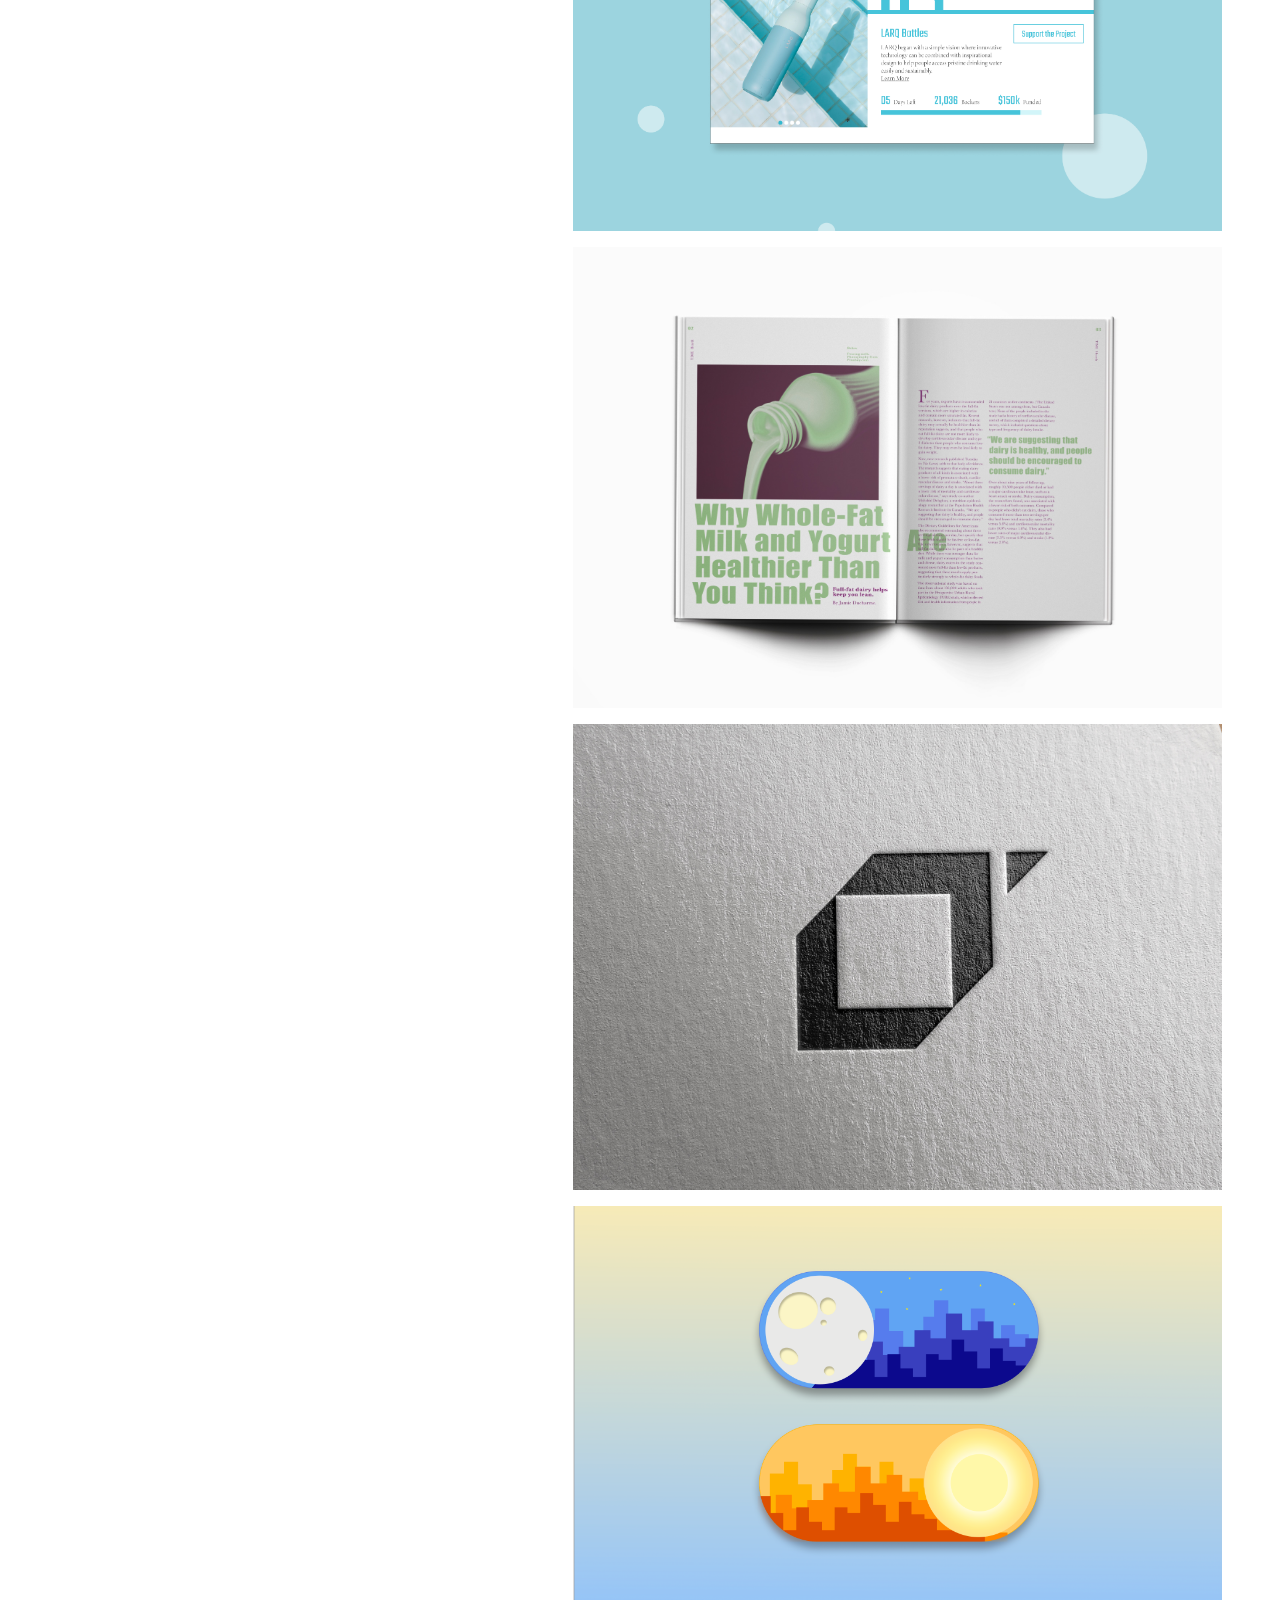
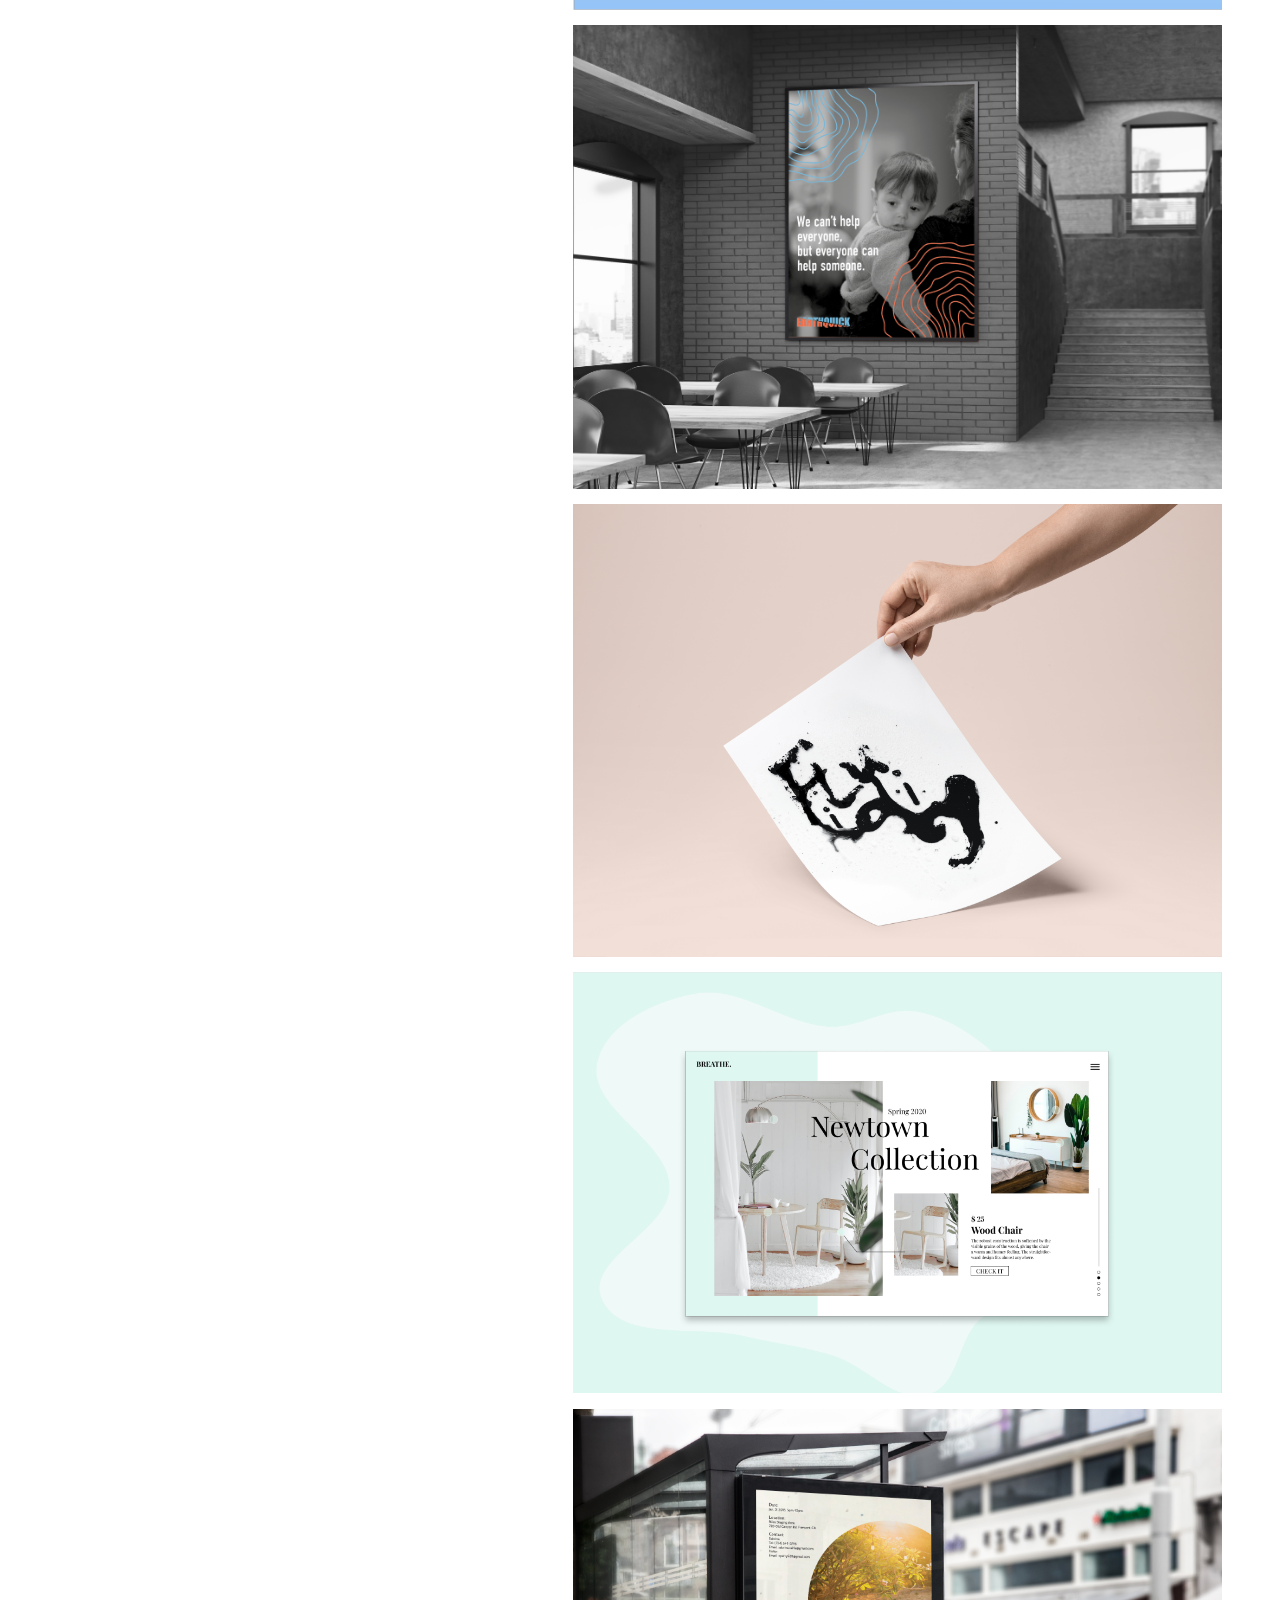
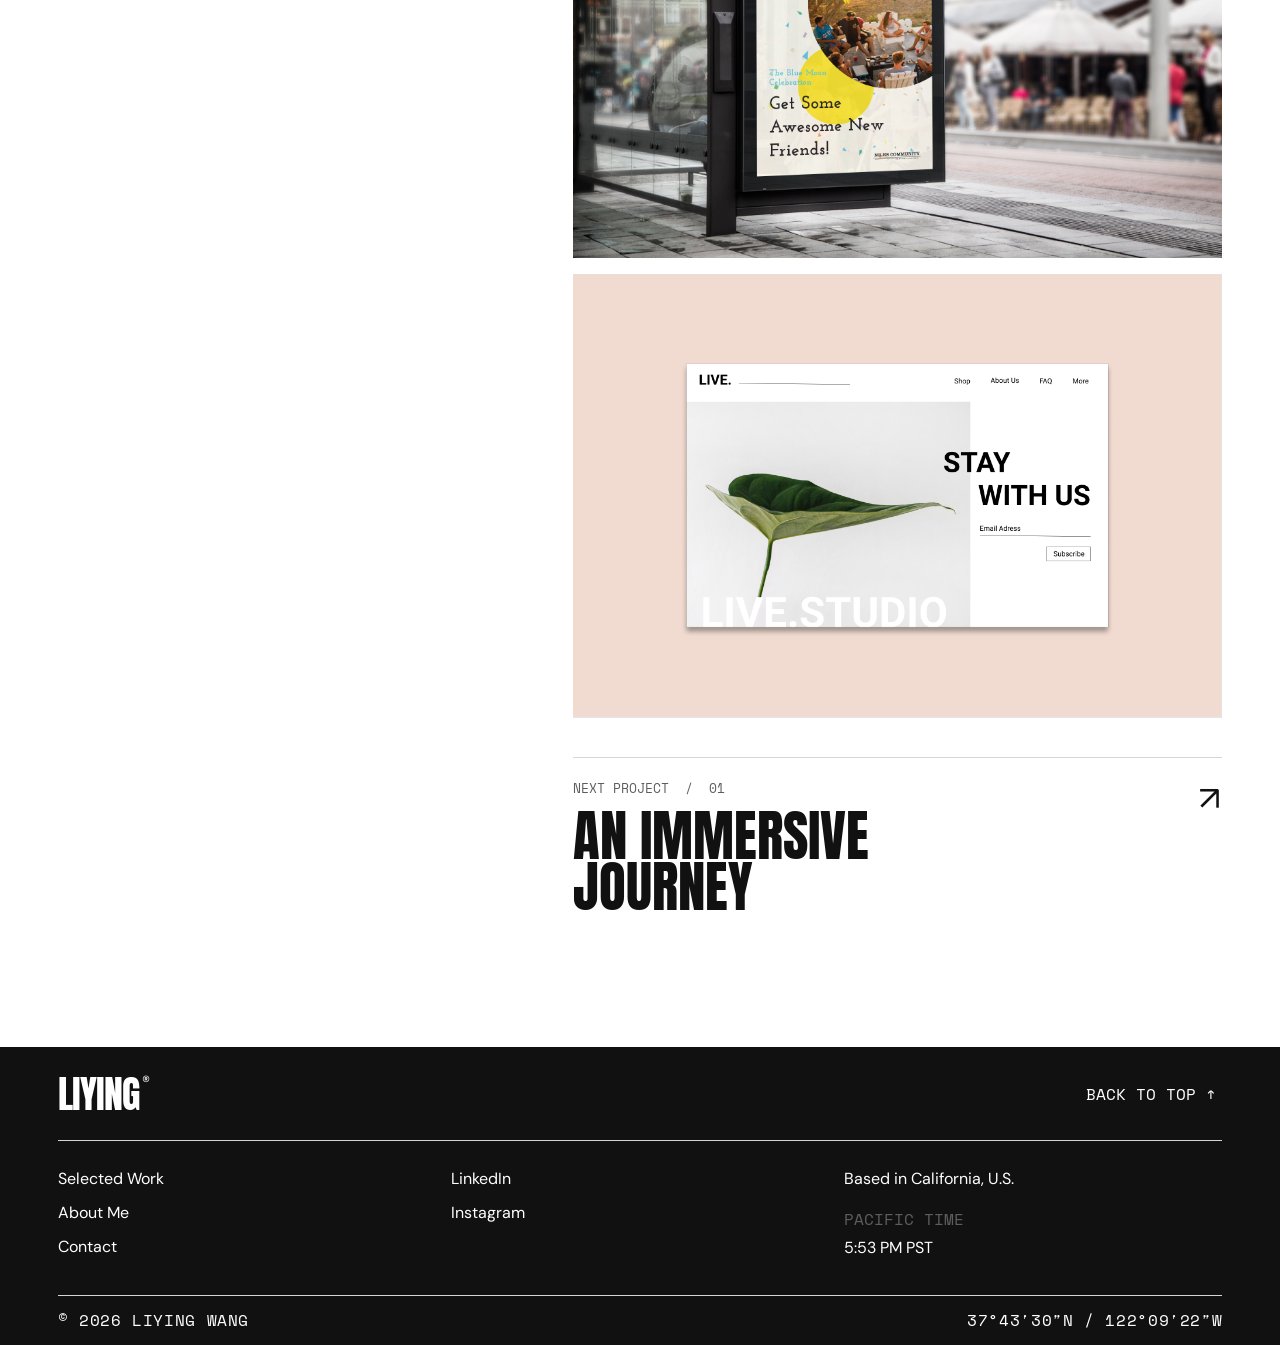
<file: 09-a-curious-compendium.html>
<!doctype html>
<html lang="en" data-theme="light">
<head>
  <meta charset="utf-8" />
  <meta name="viewport" content="width=device-width,initial-scale=1" />
  <meta name="theme-color" content="#ffffff" />
  <meta name="description" content="A Curious Compendium is a digital laboratory for personal experiments, technical deep-dives, and visual studies." />
  <title>09 — A Curious Compendium | Liying Wang</title>
  <link rel="preconnect" href="https://fonts.googleapis.com"><link rel="preconnect" href="https://fonts.gstatic.com" crossorigin>
  <link href="https://fonts.googleapis.com/css2?family=Anton&family=DM+Sans:wght@400;500;600;700&family=Space+Mono:wght@400;700&display=swap" rel="stylesheet">
  <link rel="stylesheet" href="styles.css" />
  <link rel="stylesheet" href="immersive-journey.css" />
  <link rel="stylesheet" href="curious-compendium.css" />
  <link rel="stylesheet" href="project-image-viewer.css">
</head>
<body class="project-page curious-page">
  <div class="scroll-progress" aria-hidden="true"><span></span></div>
  <div class="pointer-face" aria-hidden="true"></div><div class="cursor-trail" aria-hidden="true"></div>
  <header class="site-header" id="top"><a class="brand" href="index.html#top" aria-label="Liying Wang home">LIYING<span>®</span></a><div class="header-tools"><button class="theme-toggle" aria-label="Switch to dark mode" title="Switch to dark mode"><span class="theme-icon">◐</span><span class="theme-label">DARK</span></button><button class="menu-button" aria-label="Open navigation" aria-expanded="false"><i></i><i></i></button></div></header>
  <nav class="menu-panel" aria-label="Main navigation"><div class="menu-panel-top"><button class="menu-close" aria-label="Close navigation">×</button></div><div class="menu-links"><a href="index.html#top"><span>01</span> HOME <b>↗</b></a><a href="index.html#work"><span>02</span> SELECTED WORK <b>↗</b></a><a href="about.html"><span>03</span> ABOUT <b>↗</b></a><a href="contact.html"><span>04</span> CONTACT <b>↗</b></a></div><div class="menu-panel-foot"><span>DESIGNER</span><span>BASED IN CALIFORNIA, U.S.</span></div></nav>
  <main class="project-layout">
    <aside class="project-info" aria-labelledby="project-title">
      <div class="project-info-top"><span>SELECTED WORK&nbsp; / &nbsp;09</span><span>EXPERIMENT</span></div>
      <h1 id="project-title">A<br>CURIOUS<br><em>COMPENDIUM.</em></h1>
      <div class="project-info-rule"></div>
      <section class="info-block"><h2>OBJECTIVE</h2><p>The goal is to showcase the "behind-the-scenes" of my creative process. This space serves as a digital laboratory for personal experiments, technical deep-dives, and visual studies that exist outside the boundaries of a formal client brief.</p></section>
      <section class="info-block"><h2>APPROACH</h2><p>I start by pinpointing a design "friction point," like the user flow for a luxury eyewear brand, to explore non-traditional visual solutions. This involves rapid ideation paired with focused execution in various creative tools, allowing me to hone my technical skills. By viewing these studies as stress tests, I merge creative instinct with functional application, transforming spontaneous ideas into a curated library of design possibilities.</p></section>
    </aside>
    <div class="project-showcase">
      <section class="gallery-section" aria-labelledby="curious-gallery-title">
        <div class="project-section-head"><div><p class="kicker">01 / VISUAL EXPERIMENTS</p><h2 id="curious-gallery-title">PLAYGROUND</h2></div></div>
        <div class="project-gallery curious-gallery">
          <figure class="gallery-item"><img src="assets/curious-compendium/gallery-source-01.webp" alt="A Curious Compendium visual study, image 01" loading="lazy"></figure>
          <figure class="gallery-item"><img src="assets/curious-compendium/gallery-source-02.webp" alt="A Curious Compendium visual study, image 02" loading="lazy"></figure>
          <figure class="gallery-item"><img src="assets/curious-compendium/gallery-source-05.webp" alt="A Curious Compendium visual study, image 05" loading="lazy"></figure>

          <figure class="gallery-item"><img src="assets/curious-compendium/folder-09/logo-mockup-2.jpg" alt="A Curious Compendium visual study: Logo MockUp 2" loading="lazy"></figure>
          <figure class="gallery-item"><img src="assets/curious-compendium/folder-09/boarding-pass.png" alt="A Curious Compendium visual study: Boarding Pass" loading="lazy"></figure>
          <figure class="gallery-item"><img src="assets/curious-compendium/folder-09/contact-us.png" alt="A Curious Compendium visual study: Contact Us" loading="lazy"></figure>
          <figure class="gallery-item"><img src="assets/curious-compendium/folder-09/crowdfunding-campaign.png" alt="A Curious Compendium visual study: Crowdfunding Campaign" loading="lazy"></figure>
          <figure class="gallery-item"><img src="assets/curious-compendium/folder-09/editorial-20mockup-edited.jpg" alt="A Curious Compendium visual study: Editorial Mockup edited" loading="lazy"></figure>
          <figure class="gallery-item"><img src="assets/curious-compendium/folder-09/logo-1.jpg" alt="A Curious Compendium visual study: logo 1" loading="lazy"></figure>
          <figure class="gallery-item"><img src="assets/curious-compendium/folder-09/on-off-switch.png" alt="A Curious Compendium visual study: On:Off Switch" loading="lazy"></figure>
          <figure class="gallery-item"><img src="assets/curious-compendium/folder-09/poster-2.png" alt="A Curious Compendium visual study: poster 2" loading="lazy"></figure>
          <figure class="gallery-item"><img src="assets/curious-compendium/folder-09/postermockup-4.jpg" alt="A Curious Compendium visual study: posterMockUp 4" loading="lazy"></figure>
          <figure class="gallery-item"><img src="assets/curious-compendium/folder-09/pricing.png" alt="A Curious Compendium visual study: Pricing" loading="lazy"></figure>
          <figure class="gallery-item"><img src="assets/curious-compendium/folder-09/sign-poster.jpg" alt="A Curious Compendium visual study: sign poster" loading="lazy"></figure>
          <figure class="gallery-item"><img src="assets/curious-compendium/folder-09/subacribe.png" alt="A Curious Compendium visual study: Subacribe" loading="lazy"></figure>
        </div>
      </section>
      <a class="next-project" href="01-an-immersive-journey.html"><span class="next-project-meta">NEXT PROJECT&nbsp; / &nbsp;01</span><strong>AN IMMERSIVE<br>JOURNEY</strong><span class="next-arrow">↗</span></a>
    </div>
  </main>
  <footer><div class="footer-top"><a class="brand" href="index.html#top">LIYING<span>®</span></a><button class="back-top">BACK TO TOP ↑</button></div><div class="footer-columns"><div><a href="index.html#work">Selected Work</a><a href="about.html#top">About Me</a><a href="contact.html">Contact</a></div><div><a href="https://www.linkedin.com/in/liying-miko-wang" target="_blank" rel="noreferrer">LinkedIn</a><a href="https://www.instagram.com/lookup_liying" target="_blank" rel="noreferrer">Instagram</a></div><div><p>Based in California, U.S.</p><p class="studio-time"><span>PACIFIC TIME</span><time id="pacific-time" aria-live="off">--:-- PT</time></p></div></div><div class="footer-bottom"><span>© <span id="year"></span> LIYING WANG</span><span>37°43′30″N / 122°09′22″W</span></div></footer>
  <script src="immersive-journey.js"></script>
  <script src="project-image-viewer.js"></script>
</body>
</html>
</file>
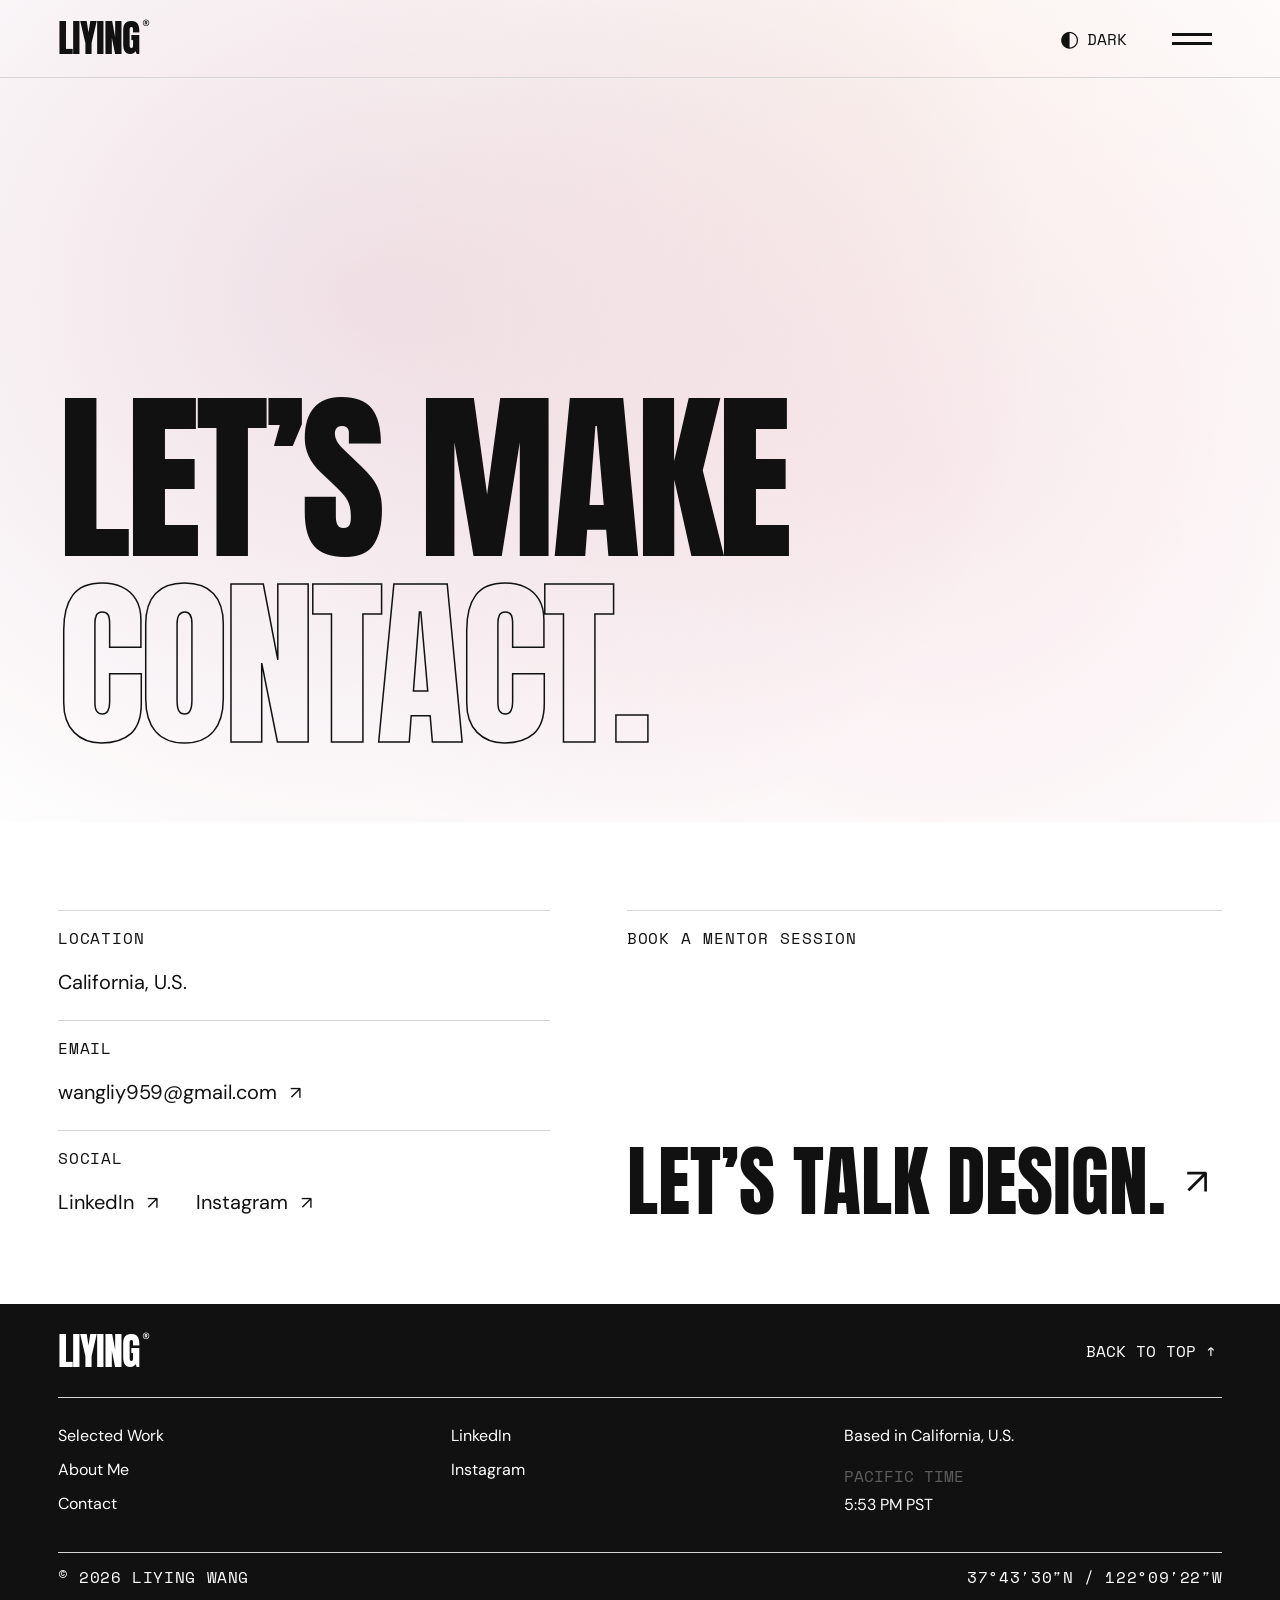
<file: contact.html>
<!doctype html>
<html lang="en" data-theme="light">
<head>
  <meta charset="utf-8"><meta name="viewport" content="width=device-width,initial-scale=1">
  <meta name="theme-color" content="#ffffff"><meta name="description" content="Contact Liying Wang for design projects, collaborations, mentoring, or a thoughtful conversation.">
  <title>Contact — Liying Wang</title>
  <link rel="preconnect" href="https://fonts.googleapis.com"><link rel="preconnect" href="https://fonts.gstatic.com" crossorigin>
  <link href="https://fonts.googleapis.com/css2?family=Anton&family=DM+Sans:wght@400;500;600;700&family=Space+Mono:wght@400;700&display=swap" rel="stylesheet">
  <link rel="stylesheet" href="styles.css"><link rel="stylesheet" href="contact.css">
</head>
<body class="contact-page">
  <div class="scroll-progress" aria-hidden="true"><span></span></div>
  <div class="pointer-face" aria-hidden="true"></div><div class="cursor-trail" aria-hidden="true"></div>
  <header class="site-header" id="top"><a class="brand" href="index.html#top" aria-label="Liying Wang home">LIYING<span>®</span></a><div class="header-tools"><button class="theme-toggle" aria-label="Switch to dark mode" title="Switch to dark mode"><span class="theme-icon">◐</span><span class="theme-label">DARK</span></button><button class="menu-button" aria-label="Open navigation" aria-expanded="false"><i></i><i></i></button></div></header>
  <nav class="menu-panel" aria-label="Main navigation"><div class="menu-panel-top"><button class="menu-close" aria-label="Close navigation">×</button></div><div class="menu-links"><a href="index.html#top"><span>01</span> HOME <b>↗</b></a><a href="index.html#work"><span>02</span> SELECTED WORK <b>↗</b></a><a href="about.html"><span>03</span> ABOUT <b>↗</b></a><a href="#top"><span>04</span> CONTACT <b>↗</b></a></div><div class="menu-panel-foot"><span>DESIGNER</span><span>BASED IN CALIFORNIA, U.S.</span></div></nav>
  <main class="contact-main">
    <section class="contact-hero" aria-labelledby="contact-title">
      <h1 id="contact-title">LET’S MAKE<br><em>CONTACT.</em></h1>
    </section>
    <div class="contact-grid">
      <aside class="contact-details" aria-label="Contact details">
        <div class="contact-detail"><p class="kicker">LOCATION</p><p>California, U.S.</p></div>
        <div class="contact-detail"><p class="kicker">EMAIL</p><a href="mailto:wangliy959@gmail.com">wangliy959@gmail.com <span>↗</span></a></div>
        <div class="contact-detail"><p class="kicker">SOCIAL</p><div class="contact-socials"><a href="https://www.linkedin.com/in/liying-miko-wang" target="_blank" rel="noreferrer">LinkedIn <span>↗</span></a><a href="https://www.instagram.com/lookup_liying" target="_blank" rel="noreferrer">Instagram <span>↗</span></a></div></div>
        <a class="mentor-link" href="https://hop.designbuddies.community/mentors/w-miko" target="_blank" rel="noreferrer"><span class="kicker">BOOK A MENTOR SESSION</span><strong>Let’s talk design.<span>↗</span></strong></a>
      </aside>
    </div>
  </main>
  <footer><div class="footer-top"><a class="brand" href="index.html#top">LIYING<span>®</span></a><button class="back-top">BACK TO TOP ↑</button></div><div class="footer-columns"><div><a href="index.html#work">Selected Work</a><a href="about.html#top">About Me</a><a href="contact.html">Contact</a></div><div><a href="https://www.linkedin.com/in/liying-miko-wang" target="_blank" rel="noreferrer">LinkedIn</a><a href="https://www.instagram.com/lookup_liying" target="_blank" rel="noreferrer">Instagram</a></div><div><p>Based in California, U.S.</p><p class="studio-time"><span>PACIFIC TIME</span><time id="pacific-time" aria-live="off">--:-- PT</time></p></div></div><div class="footer-bottom"><span>© <span id="year"></span> LIYING WANG</span><span>37°43′30″N / 122°09′22″W</span></div></footer>
  <script src="immersive-journey.js"></script>
</body>
</html>
</file>
<file: styles.css>
:root{--accent:#8B1540;--bg:#fff;--ink:#111;--muted:#5d5d5d;--line:#d6d6d6;--soft:#f3f3f3;--font:'DM Sans',Arial,sans-serif;--display:'Anton',Impact,sans-serif;--mono:'Space Mono',monospace;--pad:clamp(20px,4.5vw,72px);color-scheme:light;--ease:cubic-bezier(.2,.75,.2,1)}html[data-theme="dark"]{--bg:#0b0b0b;--ink:#f5f5f5;--muted:#b5b5b5;--line:#454545;--soft:#191919;color-scheme:dark}*{box-sizing:border-box}html{scroll-behavior:smooth;scroll-padding-top:26px}body{margin:0;background:var(--bg);color:var(--ink);font-family:var(--font);overflow-x:hidden;transition:background-color .3s,color .3s}body.menu-open{overflow:hidden}a,button{font:inherit}.scroll-progress{height:3px;position:fixed;z-index:12;top:0;left:0;width:100%;pointer-events:none;background:transparent}.scroll-progress span{display:block;width:100%;height:100%;transform:scaleX(0);transform-origin:left;background:var(--ink)}.loader{position:fixed;inset:0;background:var(--ink);color:var(--bg);z-index:20;display:flex;flex-direction:column;justify-content:space-between;padding:16px var(--pad);transition:transform .8s var(--ease),visibility .8s}.loader.done{transform:translateY(-102%);visibility:hidden}.loader-meta,.loader-foot{display:flex;justify-content:space-between;font:16px var(--mono);letter-spacing:.03em}.loader-name{font:clamp(115px,22vw,340px)/.76 var(--display);letter-spacing:-.025em;align-self:center;display:flex;flex-direction:column;overflow:hidden}.loader-name span{display:block;animation:loader-rise .75s var(--ease) both}.loader-name span:last-child{align-self:flex-end;animation-delay:.12s}@keyframes loader-rise{from{transform:translateY(110%)}to{transform:translateY(0)}}.loader-track{height:2px;background:color-mix(in srgb,var(--bg) 35%,transparent);margin-top:-15px}.loader-track i{display:block;height:100%;background:var(--bg);width:0;transition:width .12s linear}.pointer-face{position:fixed;z-index:10;left:0;top:0;width:58px;height:34px;display:flex;align-items:center;justify-content:center;gap:3px;pointer-events:none;opacity:0;transform:translate(-50%,-50%) scale(.6);transition:opacity .2s,transform .2s;background:var(--bg);border:1px solid var(--ink);border-radius:30px;color:var(--ink)}.pointer-face.visible{opacity:1;transform:translate(-50%,-50%) scale(1)}.pointer-face i{width:15px;height:18px;border:1.5px solid currentColor;border-radius:50%;display:grid;place-items:center}.pointer-face i b{width:4px;height:6px;border-radius:50%;background:currentColor;display:block;transform:translate(var(--px,0),var(--py,0))}.pointer-face span{display:none;font:16px var(--mono)}.pointer-face.view{width:64px;height:34px}.pointer-face.view i{display:none}.pointer-face.view span{display:inline}.site-header{height:78px;padding:0 var(--pad);display:flex;align-items:center;justify-content:space-between;position:absolute;z-index:7;top:0;left:0;width:100%}.brand{display:inline-flex;text-decoration:none;color:var(--ink);font:clamp(26px,3vw,42px)/.8 var(--display);letter-spacing:-.025em;align-items:flex-start}.brand span{font:16px var(--font);margin:0 0 0 3px}.header-tools{display:flex;align-items:center;gap:clamp(16px,3vw,35px)}.theme-toggle{display:flex;align-items:center;gap:8px;background:none;border:0;color:var(--ink);cursor:pointer;font:16px var(--mono);padding:10px 0;min-height:44px}.theme-icon{font:22px var(--font);transition:transform .4s}.theme-toggle:hover .theme-icon{transform:rotate(45deg)}.menu-button,.menu-close{border:0;background:none;color:var(--ink);cursor:pointer}.menu-button{display:grid;gap:6px;padding:10px;min-width:48px;min-height:48px;align-content:center}.menu-button i{display:block;width:40px;height:3px;background:var(--ink);transition:transform .25s}.menu-button:hover i:first-child{transform:translateX(-5px)}.menu-button:hover i:last-child{transform:translateX(5px)}.menu-panel{position:fixed;inset:0;z-index:6;background:var(--ink);color:var(--bg);padding:24px var(--pad) 35px;display:flex;flex-direction:column;justify-content:center;transform:translateY(-102%);visibility:hidden;transition:transform .65s var(--ease),visibility .65s}.menu-panel.open{transform:none;visibility:visible}.menu-panel-top{position:absolute;top:24px;left:var(--pad);right:var(--pad);display:flex;justify-content:flex-end;align-items:center;font:16px var(--mono)}.menu-close{color:var(--bg);font-size:40px;line-height:1;min-width:44px;min-height:44px}.menu-links{width:100%}.menu-panel>a,.menu-links>a{color:var(--bg);text-decoration:none;font:clamp(42px,8.3vw,108px)/1 var(--display);padding:12px 0 14px;border-top:1px solid #ffffff6b;display:flex;gap:clamp(14px,3vw,40px);align-items:flex-start;opacity:0;transform:translateY(24px);transition:opacity .45s,transform .45s}.menu-panel.open .menu-links>a{opacity:1;transform:none}.menu-panel.open .menu-links>a:nth-child(2){transition-delay:.06s}.menu-panel.open .menu-links>a:nth-child(3){transition-delay:.12s}.menu-panel.open .menu-links>a:nth-child(4){transition-delay:.18s}.menu-links>a:last-child{border-bottom:1px solid #ffffff6b}.menu-links>a span{font:16px var(--mono);padding-top:9px}.menu-links>a b{font:clamp(24px,4vw,50px) var(--font);margin-left:auto;transition:transform .3s}.menu-links>a:hover b{transform:translate(7px,-7px);color:var(--accent)}.menu-panel-foot{position:absolute;bottom:25px;left:var(--pad);right:var(--pad);display:flex;justify-content:space-between;font:16px var(--mono);letter-spacing:.04em}.hero{padding:125px var(--pad) 0;min-height:660px;height:100svh;max-height:1000px;display:flex;flex-direction:column;align-items:center;justify-content:space-between;position:relative}.hero-top{width:100%;display:flex;flex-direction:column;align-items:center}.hero-location{display:flex;justify-content:center;align-items:center;gap:clamp(20px,7vw,100px);color:var(--ink);font-size:16px;margin:7px 0 28px}.hero-location b{font-size:27px;font-weight:400}.hero-description{display:flex;justify-content:space-between;align-items:center;gap:15px;width:100%;color:var(--ink);font-size:16px}.hero-description span{font:16px var(--mono);white-space:nowrap}.hero-description p{text-align:center;font-weight:700;line-height:1.35;margin:0}.start-link{color:var(--ink);text-decoration:none;font-size:16px;font-weight:700;border-bottom:1px solid var(--ink);margin:24px 0 0;padding-bottom:5px}.start-link b{margin-left:12px}.hero-name{color:var(--ink);font:clamp(100px,17vw,250px)/.78 var(--display);letter-spacing:-.025em;margin:15px 0 40px;width:100%;display:flex;justify-content:space-between;white-space:nowrap;overflow:hidden}.hero-name span{display:block;transform:translateY(115%);opacity:0}.hero-name .name-first{animation:name-reveal .9s .65s var(--ease) forwards}.hero-name .name-last{animation:name-reveal .9s .78s var(--ease) forwards}@keyframes name-reveal{to{transform:translateY(0);opacity:1}}.hero-bottom{width:100%;margin-top:auto;display:flex;justify-content:space-between;align-items:center;padding:16px 0 19px;font:16px var(--mono);border-bottom:1px solid var(--ink);color:var(--ink);letter-spacing:.03em}.hero-bottom a{text-decoration:none}.hero-bottom a:hover{transform:translateY(3px)}.ticker{overflow:hidden;background:var(--ink);color:var(--bg);height:49px;display:flex;align-items:center}.ticker>div{display:flex;white-space:nowrap;animation:marquee 35s linear infinite}.ticker:hover>div{animation-play-state:running}.ticker span{font:16px var(--mono);letter-spacing:.1em}.ticker b{font-weight:400;padding:0 19px;color:var(--bg)}@keyframes marquee{to{transform:translateX(-50%)}}.work-section,.about-section,.contact-section{padding:78px var(--pad) 0}.section-bar{display:flex;justify-content:space-between;align-items:flex-end;gap:24px;border-top:1px solid var(--ink);padding:18px 0 20px}.kicker{font:16px var(--mono);color:var(--ink);letter-spacing:.06em;margin:0 0 6px}.section-bar h2{font:clamp(32px,5vw,70px)/.95 var(--display);color:var(--ink);margin:0;letter-spacing:.01em}.section-bar h2 small{font:16px var(--mono);letter-spacing:0;vertical-align:top}.work-intro{font:16px/1.55 var(--font);max-width:380px;margin:0 0 2px;color:var(--muted)}.work-layout{display:grid;grid-template-columns:minmax(0,1fr) minmax(300px,.88fr);gap:clamp(25px,5vw,70px);align-items:start;border-top:1px solid var(--line);padding-top:24px}.project-list{display:flex;flex-direction:column}.project-row{border:0;border-bottom:1px solid var(--line);background:none;color:var(--ink);width:100%;display:grid;grid-template-columns:46px minmax(0,1fr) 30px;align-items:center;gap:10px;text-align:left;padding:14px 8px 14px 0;cursor:pointer;min-height:68px;transition:color .2s,padding .25s}.project-row:hover,.project-row.active{color:var(--ink);padding-left:8px}.project-row:focus-visible,.theme-toggle:focus-visible,.menu-button:focus-visible,.preview-open:focus-visible{outline:2px solid var(--ink);outline-offset:3px}.project-row .row-number{font:16px var(--mono);color:var(--muted)}.project-row .row-title{font:clamp(22px,2.25vw,34px)/1.03 var(--display);text-transform:uppercase;letter-spacing:.01em}.project-row .row-category{font:16px var(--mono);color:var(--muted);display:block;margin-top:5px}.project-row .row-arrow{font:23px var(--font);color:var(--ink);justify-self:end;transition:transform .25s}.project-row:hover .row-arrow,.project-row.active .row-arrow{transform:translate(3px,-3px)}.project-preview{position:sticky;top:24px;min-width:0}.preview-image{position:relative;overflow:hidden;background:var(--soft);aspect-ratio:.95;isolation:isolate}.preview-image::after{content:"";position:absolute;inset:0;background:linear-gradient(180deg,#0003,transparent 25%,transparent 66%,#0006);pointer-events:none}.preview-image img{width:100%;height:100%;object-fit:cover;display:block;transition:transform .8s var(--ease),opacity .3s,filter .3s;animation:preview-in .45s var(--ease)}@keyframes preview-in{from{opacity:.25;transform:scale(1.035)}to{opacity:1;transform:scale(1)}}.project-preview:hover .preview-image img{transform:scale(1.025)}.preview-index{position:absolute;z-index:1;top:14px;left:14px;color:#fff;font:16px var(--mono);padding:7px 9px;border:1px solid #ffffffa6;background:#0002}.preview-open{position:absolute;z-index:2;bottom:16px;left:16px;right:16px;min-height:48px;border:1px solid #ffffffb5;background:#ffffffed;color:#171316;text-align:left;padding:0 14px;display:flex;align-items:center;justify-content:space-between;font:16px var(--mono);cursor:pointer;transition:background .2s,color .2s}.preview-open b{font:20px var(--font);color:var(--ink)}.preview-open:hover{background:var(--accent);color:#fff;border-color:var(--accent)}.preview-open:hover b{color:#fff}.preview-caption{display:flex;justify-content:space-between;align-items:flex-start;gap:15px;border-bottom:1px solid var(--ink);padding:12px 0}.preview-type{font:16px var(--mono);color:var(--ink)}.preview-caption h3{font:clamp(22px,3vw,36px)/1 var(--display);color:var(--ink);text-transform:uppercase;margin:5px 0 0}.preview-hint{font:16px var(--mono);color:var(--muted);text-align:right;max-width:130px;line-height:1.45}.work-foot{padding:18px 0 72px;display:flex;justify-content:space-between;color:var(--muted);font:16px var(--mono)}.about-section{padding-top:0}.about-side{font:16px var(--mono);color:var(--muted);padding-bottom:4px}.about-grid{display:grid;grid-template-columns:minmax(280px,.82fr) minmax(0,1fr);gap:clamp(28px,6vw,88px);align-items:start;padding:30px 0 95px}.about-photo{position:relative}.about-photo img{width:100%;aspect-ratio:.86;object-fit:cover;object-position:center 20%;display:block;filter:saturate(.82)}.about-photo>span{position:absolute;left:12px;bottom:12px;color:white;font:16px var(--mono);background:#0007;padding:8px 10px}.about-content{padding-top:3px}.about-statement{font:clamp(40px,5.2vw,74px)/.92 var(--display);color:var(--ink);margin:0 0 26px;letter-spacing:.005em}.about-statement em,.contact-section h3 em{font-style:normal;color:transparent;-webkit-text-stroke:1.5px var(--ink)}.about-bio{max-width:620px;font-size:16px;line-height:1.65;margin:0 0 17px;color:var(--ink)}.about-lists{border-top:1px solid var(--line);margin-top:30px}.about-lists>div{padding:15px 0 13px;border-bottom:1px solid var(--line);display:grid;grid-template-columns:minmax(130px,.4fr) 1fr;gap:16px}.about-lists h3,.footer-columns h4{font:16px var(--mono);color:var(--ink);margin:3px 0}.about-lists p{font:16px/1.7 var(--mono);margin:0;color:var(--muted)}.about-link,.contact-bottom>a{display:inline-flex;align-items:center;gap:20px;margin-top:24px;color:var(--ink);font:16px var(--mono);text-decoration:none;border-bottom:1px solid var(--ink);padding-bottom:8px}.about-link b,.contact-bottom>a b{font:19px var(--font)}.contact-section{padding-top:0;padding-bottom:74px}.contact-overline{font:16px var(--mono);color:var(--ink);margin:42px 0 13px}.contact-section h3{font:clamp(92px,18vw,260px)/.78 var(--display);letter-spacing:.005em;color:var(--ink);margin:0}.contact-bottom{border-top:1px solid var(--ink);margin-top:35px;padding-top:18px;display:flex;justify-content:space-between;align-items:flex-start;gap:25px}.contact-bottom p{font:16px/1.5 var(--font);max-width:360px;margin:0}.contact-bottom>a{margin:0;white-space:nowrap}footer{background:var(--ink);color:var(--bg);padding:25px var(--pad) 13px}.footer-top{display:flex;justify-content:space-between;align-items:center;padding-bottom:24px;border-bottom:1px solid #ffffff7a}.footer-top .brand{color:var(--bg)}.back-top{background:none;border:0;color:white;font:16px var(--mono);cursor:pointer;min-height:44px}.back-top:hover{transform:translateY(-3px)}.footer-columns{display:grid;grid-template-columns:repeat(3,1fr);padding:26px 0 34px;gap:15px}.footer-columns>div{display:flex;flex-direction:column;align-items:flex-start;gap:9px}.footer-columns h4{color:var(--bg);margin-bottom:4px}.footer-columns a,.footer-columns p{font:16px/1.55 var(--font);text-decoration:none;margin:0;color:var(--bg)}.footer-columns a:hover{text-decoration:underline}.footer-bottom{border-top:1px solid #ffffff7a;padding-top:12px;display:flex;justify-content:space-between;gap:10px;font:16px var(--mono);letter-spacing:.04em}.project-dialog{position:fixed;border:0;width:min(1000px,calc(100% - 30px));max-width:1000px;max-height:90vh;padding:0;background:var(--bg);color:var(--ink);grid-template-columns:1.1fr .9fr}.project-dialog[open]{display:grid;animation:dialog-in .32s var(--ease)}@keyframes dialog-in{from{opacity:0;transform:translateY(18px)}to{opacity:1;transform:translateY(0)}}.project-dialog::backdrop{background:#161616c9;backdrop-filter:blur(4px)}.dialog-close{position:absolute;top:13px;right:13px;z-index:3;width:44px;height:44px;border:0;border-radius:50%;background:var(--ink);color:white;font-size:28px;cursor:pointer}.dialog-image img{width:100%;height:100%;min-height:450px;object-fit:cover;display:block}.dialog-content{align-self:center;padding:clamp(25px,5vw,60px)}.dialog-meta{font:16px var(--mono);color:var(--ink)}.dialog-content h2{font:clamp(34px,5vw,60px)/.94 var(--display);color:var(--ink);margin:20px 0;text-transform:uppercase}.dialog-content>p:not(.dialog-meta){font-size:16px;line-height:1.65;color:var(--ink)}.dialog-content>a{display:inline-flex;gap:14px;color:var(--ink);text-decoration:none;font:16px var(--mono);border-bottom:1px solid var(--ink);padding:0 0 8px;margin-top:14px}.dialog-content>a b{font:18px var(--font)}.reveal{opacity:0;transform:translateY(20px);transition:opacity .7s,transform .7s var(--ease)}.reveal.visible{opacity:1;transform:none}
@media(min-width:1400px){.hero-name{max-width:1500px}.work-layout{grid-template-columns:minmax(0,1fr) minmax(420px,.9fr)}}
@media(max-width:760px){:root{--pad:20px}.site-header{height:68px}.brand{font-size:31px}.header-tools{gap:10px}.theme-toggle{gap:5px;font-size:16px}.theme-icon{font-size:20px}.menu-button{min-width:44px;min-height:44px;padding:7px}.menu-button i{width:32px;height:2.5px}.hero{min-height:640px;height:90svh;padding-top:98px}.hero-location{gap:14px;font-size:16px;margin:9px 0 23px;white-space:nowrap}.hero-location b{font-size:22px}.hero-description{gap:8px}.hero-description span{font-size:16px}.hero-description p{font-size:16px}.start-link{font-size:16px;margin:22px 0 0}.hero-name{font-size:clamp(104px,21vw,158px);line-height:.77;flex-direction:column;gap:0;margin:24px 0 32px}.hero-name .name-first{align-self:flex-start}.hero-name .name-last{align-self:flex-end}.hero-bottom{font-size:16px;gap:10px;padding:13px 0}.hero-bottom span:last-child{display:none}.ticker{height:44px}.ticker span{font-size:16px}.work-section,.about-section,.contact-section{padding-left:20px;padding-right:20px}.work-section{padding-top:54px}.section-bar{align-items:flex-end;padding:14px 0 15px;gap:16px}.section-bar h2{font-size:clamp(33px,8vw,54px)}.section-bar h2 small{font-size:16px}.kicker{font-size:16px}.work-intro{font-size:16px;max-width:46%}.work-layout{grid-template-columns:1fr;gap:22px;padding-top:14px}.project-list{order:1}.project-preview{order:2;position:relative;top:auto}.project-row{grid-template-columns:38px minmax(0,1fr) 25px;gap:8px;min-height:70px;padding:12px 5px 12px 0}.project-row .row-number{font-size:16px}.project-row .row-title{font-size:clamp(24px,6vw,34px)}.project-row .row-category{font-size:16px;margin-top:4px}.project-row .row-arrow{font-size:22px}.preview-image{aspect-ratio:1.12}.preview-caption h3{font-size:clamp(25px,7vw,36px)}.preview-type,.preview-hint{font-size:16px}.work-foot{padding:15px 0 55px;font-size:16px;gap:12px}.about-section{padding-top:0}.about-grid{grid-template-columns:1fr;gap:25px;padding:24px 0 65px}.about-photo{width:82%;max-width:480px}.about-content{padding:0 2px}.about-statement{font-size:clamp(43px,10vw,70px)}.about-bio{font-size:16px}.about-lists>div{grid-template-columns:minmax(110px,.42fr) 1fr;gap:12px}.about-lists h3,.about-lists p{font-size:16px}.about-side{font-size:16px}.contact-section{padding-top:0;padding-bottom:55px}.contact-overline{margin:34px 0 12px;font-size:16px;line-height:1.5}.contact-section h3{font-size:clamp(85px,19vw,145px)}.contact-bottom{margin-top:23px;gap:18px;align-items:center}.contact-bottom p{font-size:16px;max-width:58%}.contact-bottom>a{font-size:16px;gap:9px}.footer-columns{grid-template-columns:1fr 1fr;padding-bottom:25px}.footer-columns>div:last-child{grid-column:span 2}.footer-bottom{font-size:16px;flex-wrap:wrap}.footer-bottom span:nth-child(2){display:none}.menu-links>a{font-size:clamp(42px,10vw,78px);padding:13px 0}.menu-links>a span{font-size:16px}.menu-panel-foot{font-size:16px}.pointer-face{display:none}.project-dialog[open]{display:flex;flex-direction:column;overflow:auto}.dialog-image img{min-height:0;height:auto;max-height:38vh}.dialog-content{padding:25px}.dialog-content h2{font-size:44px}.dialog-content>p:not(.dialog-meta){font-size:16px}}
@media(max-width:390px){.hero-description p{font-size:16px}.hero-description span{font-size:16px}.hero-location{font-size:16px;gap:11px}.hero-name{font-size:max(16px, 21vw)}.work-intro{max-width:47%;font-size:16px}.section-bar h2{font-size:32px}.section-bar h2 small{font-size:16px}.project-row .row-title{font-size:23px}.preview-hint{max-width:100px}.contact-section h3{font-size:max(16px, 19vw)}.footer-bottom{font-size:16px}}
@media(prefers-reduced-motion:reduce){*,*::before,*::after{scroll-behavior:auto!important;transition-duration:.01ms!important;animation-duration:.01ms!important}.ticker>div{animation:none}.pointer-face{display:none}}
/* Final fit pass: keep the main heading, section headers, and metadata clear at narrow widths. */
@media(max-width:760px){.work-section .section-bar{display:grid;grid-template-columns:1fr;align-items:start;gap:10px}.work-intro{max-width:100%;font-size:16px}.about-section .section-bar,.contact-section .section-bar{display:grid;grid-template-columns:1fr;gap:9px;align-items:start}.about-side{font-size:16px}.hero-description span{font-size:16px}.hero-bottom{font-size:16px}.about-lists h3,.about-lists p{font-size:16px}.footer-bottom{font-size:16px}.project-row .row-number,.project-row .row-category,.preview-type,.preview-hint{font-size:16px}.contact-section h3{font-size:clamp(68px,15.5vw,118px)}.contact-bottom p{font-size:16px}.project-dialog .dialog-meta{font-size:16px}}
@media(max-width:390px){.hero-description span{font-size:16px}.hero-bottom{font-size:16px}.footer-bottom{font-size:16px}.project-row .row-title{font-size:22px}.contact-section h3{font-size:max(16px, 15vw)}.about-lists h3,.about-lists p{font-size:16px}}
@media(max-width:760px){.hero-description span,.hero-bottom,.section-aside,.work-foot,.project-row .row-number,.project-row .row-category,.preview-type,.preview-hint,.about-side,.about-photo>span,.footer-columns h4,.footer-bottom{font-size:16px}.about-lists h3,.about-lists p{font-size:16px}.footer-bottom{display:grid;grid-template-columns:1fr auto}.footer-bottom span:last-child{text-align:right}}
@media(max-width:390px){.hero-description span,.hero-bottom,.footer-bottom{font-size:16px}.about-lists h3,.about-lists p{font-size:16px}.section-bar h2{font-size:31px}.work-intro{font-size:16px}}
body.menu-open .site-header .brand,body.menu-open .theme-toggle{color:var(--bg)}body.menu-open .menu-button i{background:var(--bg)}body.menu-open .menu-button i:first-child{transform:translateY(4.25px) rotate(45deg)}body.menu-open .menu-button i:last-child{transform:translateY(-4.25px) rotate(-45deg)}body.menu-open .menu-close{display:none}.preview-image img.animate{animation:preview-in .45s var(--ease)}
@media(max-width:760px){.theme-toggle{font-size:16px}.hero-location{font-size:16px}.hero-description{display:grid;grid-template-columns:auto minmax(0,1fr) auto;gap:8px}.hero-description p{font-size:16px}.kicker,.contact-overline{font-size:16px}.menu-panel-foot{flex-direction:column;gap:6px;font-size:16px}}
@media(max-width:390px){.hero-location{font-size:16px}.hero-description span{font-size:16px}.hero-description p{font-size:16px}.section-bar h2 small{font-size:16px}.menu-panel-foot{font-size:16px}}
.contact-section h3{font-size:clamp(92px,15.5vw,240px)}
@media(max-width:760px){.contact-section h3{font-size:clamp(68px,15.5vw,118px)}.loader-foot{flex-direction:column;align-items:flex-start;gap:6px}.menu-links>a{font-size:clamp(34px,9vw,68px)}}
@media(max-width:390px){.contact-section h3{font-size:max(16px, 15vw)}.hero-location{gap:9px;flex-wrap:wrap}.hero-location b{font-size:18px}}

/* Accent is reserved for interaction and selected work; the resting palette stays monochrome. */
.site-header .brand,.brand,.theme-toggle,.hero-location,.hero-description,.start-link,.hero-bottom,.section-bar h2,.kicker,.project-row .row-arrow,.preview-type,.preview-caption h3,.about-statement,.about-link,.contact-overline,.contact-section h3,.contact-bottom>a,.dialog-meta,.dialog-content h2,.dialog-content>a,.footer-columns h4{color:var(--ink)}
.section-bar,.hero-bottom,.work-foot{border-color:var(--line)}
.ticker{background:var(--ink);color:var(--bg)}
.loader{background:var(--ink);color:var(--bg)}
.menu-panel{background:var(--ink);color:var(--bg)}
footer{background:var(--ink);color:var(--bg)}
.footer-top{border-color:var(--line)}.footer-bottom{border-color:var(--line)}
.project-row:hover,.project-row.active{color:var(--accent)}.project-row:hover .row-arrow,.project-row.active .row-arrow{color:var(--accent)}
.project-row.active .row-number{color:var(--accent)}
.project-row:hover .row-category,.project-row.active .row-category{color:var(--accent)}
.preview-type,.preview-caption h3,.dialog-meta,.dialog-content h2{color:var(--ink)}
.brand:hover,.theme-toggle:hover,.start-link:hover,.hero-bottom a:hover,.section-bar a:hover,.about-link:hover,.contact-bottom>a:hover,.footer-columns a:hover,.back-top:hover,.dialog-content>a:hover{color:var(--accent)}
.menu-links>a:hover,.menu-close:hover{color:var(--accent)}
.menu-links>a:hover b{color:var(--accent)}
.menu-button:hover i{background:var(--accent)}
.preview-open:hover,.dialog-close{background:var(--ink);color:var(--bg);border-color:var(--ink)}
.preview-open:hover{background:var(--accent);color:#fff;border-color:var(--accent)}.preview-open:hover b{color:#fff}
.dialog-close:hover{background:var(--accent);border-color:var(--accent);color:#fff}
.theme-toggle:focus-visible,.menu-button:focus-visible,.menu-close:focus-visible,.project-row:focus-visible,.preview-open:focus-visible,.back-top:focus-visible,a:focus-visible,.dialog-close:focus-visible{outline:2px solid var(--ink);outline-offset:3px}
html[data-theme="dark"] .about-photo>span{background:#000a}
body.menu-open .site-header .brand,body.menu-open .theme-toggle{color:var(--bg)}body.menu-open .menu-button i{background:var(--bg)}
@media(prefers-reduced-motion:reduce){.pointer-face{display:none}}
/* Keep the neutral base in both modes; use the accent only for hover, focus, or active selections. */
.menu-panel>a,.menu-links>a{border-color:color-mix(in srgb,var(--bg) 40%,transparent)}.menu-links>a:last-child{border-color:color-mix(in srgb,var(--bg) 40%,transparent)}
.preview-open{background:color-mix(in srgb,var(--bg) 92%,transparent);color:var(--ink);border-color:var(--bg)}.preview-open b{color:var(--ink)}
.dialog-close{color:var(--bg)}
.footer-top,.footer-bottom{border-color:var(--line)}
.pointer-face span{font-size:16px}
/* Keep the resting palette strictly monochrome in both themes. */
.project-row.active .row-category,.preview-type,.preview-caption h3,.dialog-meta,.dialog-content h2{color:var(--ink)}
/* Keep utility labels legible on narrow screens. */
.brand span,.theme-toggle,.hero-description span,.hero-bottom,.ticker span,.kicker,.section-bar h2 small,.project-row .row-category,.preview-type,.preview-hint,.work-foot,.about-side,.about-lists h3,.about-lists p,.contact-overline,.footer-bottom,.menu-panel-foot{font-size:16px}
.hero-name .name-nickname{display:inline-block;vertical-align:.12em;margin-left:clamp(5px,1vw,14px);font:clamp(16px,2.1vw,28px)/1 var(--mono);letter-spacing:0;text-transform:none;white-space:nowrap}
.work-intro{max-width:540px;flex:0 1 540px}
@media(max-width:760px){.hero-name .name-nickname{font-size:clamp(16px,3vw,21px)}.work-intro{max-width:100%;width:auto;flex:initial}}
@media(max-width:390px){.hero-name .name-nickname{font-size:16px;margin-left:4px}}
/* Latest portfolio feedback: image-led work list and clearer display type. */
.project-row{text-decoration:none}
.preview-image::after{display:none}
.hero-bottom a{color:var(--accent)}
.hero-name{line-height:1;overflow:visible}
.contact-section h3{line-height:1}
/* Spacing, hierarchy, and continuous motion from the latest browser notes. */
.work-section{padding-bottom:78px}
.hero-name{margin-top:auto;margin-bottom:clamp(34px,6vh,58px);transition:transform .35s var(--ease),color .3s}
.hero-bottom{margin-top:0}
.about-statement{font-size:clamp(52px,6.2vw,88px)}
.ticker>div{width:max-content;flex:0 0 auto}
.ticker>div>span{display:block;flex:none}
@media(hover:hover){.hero-name:hover{color:var(--accent);transform:translateY(-6px)}}
.hero-name:active{color:var(--accent);transform:translateY(-3px)}
@media(max-width:760px){.work-section{padding-bottom:54px}.hero-name{margin-bottom:clamp(28px,5vh,42px)}.about-statement{font-size:clamp(46px,9.6vw,70px)}}
/* Latest refinements: a wider About column, hover fills, and a new statement. */
.about-grid{grid-template-columns:minmax(280px,.72fr) minmax(0,1fr);gap:clamp(18px,1.5vw,24px)}
.about-statement em,.contact-section h3 em{transition:color .25s ease,-webkit-text-stroke-color .25s ease}
.about-statement:hover em,.contact-section h3:hover em{color:var(--accent);-webkit-text-stroke-color:var(--accent)}
.statement-section{padding:clamp(74px,10vw,138px) var(--pad);display:grid;grid-template-columns:minmax(0,1.45fr) minmax(270px,.55fr);gap:clamp(32px,6vw,86px);align-items:end;border-bottom:1px solid var(--line)}
.statement-section h2{font:clamp(48px,7.3vw,104px)/.98 var(--display);letter-spacing:-.012em;max-width:900px;margin:0}
.statement-section p{font:16px/1.65 var(--font);color:var(--muted);max-width:440px;margin:0 0 7px}
.contact-section h3{margin-top:42px}
@media(max-width:760px){.about-grid{grid-template-columns:1fr;gap:25px}.statement-section{grid-template-columns:1fr;gap:25px;padding-top:72px;padding-bottom:76px}.statement-section h2{font-size:clamp(44px,10vw,72px)}.statement-section p{margin-left:auto}.contact-section h3{margin-top:34px}}
@media(max-width:390px){.statement-section h2{font-size:clamp(42px,11vw,56px)}}
/* Cursor-following light and a wand-shaped pointer. */
.hero::before{content:"";position:absolute;inset:0;z-index:0;pointer-events:none;opacity:0;transition:opacity .3s ease;background:radial-gradient(430px circle at var(--pointer-x,50%) var(--pointer-y,45%),rgba(139,21,64,.085),transparent 72%)}
.hero>*{position:relative;z-index:1}
.hero.pointer-active::before{opacity:1}
html[data-theme="dark"] .hero::before{background:radial-gradient(430px circle at var(--pointer-x,50%) var(--pointer-y,45%),rgba(255,255,255,.12),transparent 72%)}
.pointer-face{width:48px;height:48px;display:block;background:none;border:0;border-radius:0;color:var(--ink);box-shadow:none}
.pointer-face svg{display:block;width:100%;height:100%;overflow:visible;transform:none;transform-origin:center;transition:transform .2s var(--ease),color .2s ease}
.pointer-face.over-link svg{transform:scale(1.06)}
.hero-name .name-nickname{margin-left:2px}
.ticker>div{gap:0}
.statement-highlight{color:transparent;-webkit-text-stroke:1.5px var(--ink);background:linear-gradient(90deg,var(--accent) 0 50%,transparent 50% 100%);background-size:200% 100%;background-position:100% 0;-webkit-background-clip:text;background-clip:text;box-decoration-break:clone;-webkit-box-decoration-break:clone;transition:background-position .9s var(--ease),-webkit-text-stroke-color .9s var(--ease)}
.statement-section h2:hover .statement-highlight{background-position:0 0;-webkit-text-stroke-color:var(--accent)}
@media(pointer:fine){body.magic-cursor-active,body.magic-cursor-active a,body.magic-cursor-active button{cursor:none}}
@media(max-width:760px){.pointer-face{display:none}}
@media(prefers-reduced-motion:reduce){.hero::before{display:none}.statement-highlight{transition:none}.cursor-trail-star{animation:none}}
/* All outlined display words fill upward from the baseline on hover. */
.about-statement em,.contact-section h3 em,.statement-highlight{color:transparent;-webkit-text-fill-color:transparent;-webkit-text-stroke:1.5px var(--ink);background:linear-gradient(to top,var(--accent) 0 50%,transparent 50% 100%);background-size:100% 200%;background-position:0 0;background-repeat:no-repeat;-webkit-background-clip:text;background-clip:text;box-decoration-break:clone;-webkit-box-decoration-break:clone;transition:background-position .85s var(--ease),-webkit-text-stroke-color .85s var(--ease)}
.about-statement:hover em,.contact-section h3:hover em,.statement-section h2:hover .statement-highlight{color:transparent;-webkit-text-fill-color:transparent;background-position:0 100%;-webkit-text-stroke-color:var(--accent)}
.loader-name{font-size:clamp(105px,min(22vw,34vh),340px);line-height:.9;gap:.08em;overflow:visible}
@media(prefers-reduced-motion:reduce){.about-statement em,.contact-section h3 em,.statement-highlight{transition:none}}
/* Final spacing, a slow water-like hero glow, and a star trail cursor. */
@media(min-width:761px){.about-grid{gap:clamp(34px,4.5vw,68px)}}
.statement-section h2{line-height:1.1}
.hero::before{opacity:.38;background-image:radial-gradient(430px circle at var(--pointer-x,50%) var(--pointer-y,45%),rgba(139,21,64,.09),transparent 72%),radial-gradient(540px 300px at 24% 36%,rgba(139,21,64,.055),transparent 73%),radial-gradient(640px 340px at 76% 66%,rgba(139,21,64,.045),transparent 74%);background-size:100% 100%,150% 150%,160% 150%;background-position:0 0,0% 10%,100% 90%;animation:hero-waterflow 19s ease-in-out infinite alternate}
@keyframes hero-waterflow{0%{background-position:0 0,0% 10%,100% 90%}50%{background-position:0 0,55% 100%,40% 0%}100%{background-position:0 0,100% 20%,0% 80%}}
html[data-theme="dark"] .hero::before{background-image:radial-gradient(430px circle at var(--pointer-x,50%) var(--pointer-y,45%),rgba(255,255,255,.12),transparent 72%),radial-gradient(540px 300px at 24% 36%,rgba(255,255,255,.06),transparent 73%),radial-gradient(640px 340px at 76% 66%,rgba(255,255,255,.045),transparent 74%)}
.pointer-face{width:40px;height:40px}
.pointer-face svg{width:100%;height:100%}
.cursor-trail{position:fixed;inset:0;z-index:9;pointer-events:none;overflow:visible;color:var(--ink)}
.cursor-trail-star{position:absolute;display:block;line-height:1;color:currentColor;pointer-events:none;transform:translate(-50%,-50%);animation:cursor-trail-fade .72s ease-out forwards}
@keyframes cursor-trail-fade{0%{opacity:0;transform:translate(-50%,-50%) scale(.35) rotate(-25deg)}18%{opacity:.88}100%{opacity:0;transform:translate(-50%,-50%) scale(.2) rotate(40deg)}}
@media(prefers-reduced-motion:reduce){.hero::before{animation:none;opacity:0}.cursor-trail-star{animation:none;display:none}}
.preview-image-link{position:absolute;inset:0;display:block;color:inherit}
.preview-image-link:focus-visible{outline:3px solid var(--accent);outline-offset:-4px}
.pointer-face{width:48px;height:48px}
.pointer-face svg{display:block;width:100%;height:100%;overflow:visible;stroke:currentColor;color:var(--ink)}
.project-row:not(.active):not(:hover){color:var(--muted)}
.project-row:not(.active):not(:hover) .row-arrow{color:var(--muted)}
.cursor-trail-star{font-weight:700;text-shadow:0 0 2px var(--bg)}

/* Feedback refinements: more breathing room, color-only project selection, and a visible red hero flow. */
.about-statement{line-height:1.06}
.project-row:not(.active):not(:hover),.project-row:not(.active):not(:hover) .row-number,.project-row:not(.active):not(:hover) .row-arrow{color:#BFBFBF}
.project-row:hover,.project-row.active{color:var(--accent);padding-left:0;transition:color .2s ease}
.project-row:hover .row-number,.project-row.active .row-number,.project-row:hover .row-arrow,.project-row.active .row-arrow{color:var(--accent)}
.project-row:hover .row-arrow,.project-row.active .row-arrow{transform:none}
.hero::before{opacity:.55;background-image:radial-gradient(430px circle at var(--pointer-x,50%) var(--pointer-y,45%),rgba(139,21,64,.13),transparent 72%),radial-gradient(540px 300px at 24% 36%,rgba(139,21,64,.075),transparent 73%),radial-gradient(640px 340px at 76% 66%,rgba(139,21,64,.065),transparent 74%);background-size:100% 100%,150% 150%,160% 150%;background-position:0 0,0% 10%,100% 90%;animation:hero-waterflow 19s ease-in-out infinite alternate}

/* Independent hero color flow: soft rose and warm blush, with no pointer-following glow. */
.hero::before{opacity:1;background-image:radial-gradient(ellipse 48% 72% at 18% 24%,rgba(139,21,64,.18),transparent 72%),radial-gradient(ellipse 44% 64% at 82% 70%,rgba(214,116,140,.19),transparent 74%),radial-gradient(ellipse 40% 58% at 56% 18%,rgba(235,194,151,.15),transparent 76%);background-size:155% 150%,150% 160%,160% 150%;background-position:0% 0%,100% 90%,35% 30%;animation:hero-waterflow-red 24s ease-in-out infinite alternate}
.hero.pointer-active::before{opacity:1}
@keyframes hero-waterflow-red{0%{background-position:0% 0%,100% 90%,35% 30%}50%{background-position:60% 35%,35% 0%,100% 85%}100%{background-position:100% 80%,0% 15%,10% 100%}}
html[data-theme="dark"] .hero::before{opacity:.82;background-image:radial-gradient(ellipse 48% 72% at 18% 24%,rgba(139,21,64,.3),transparent 72%),radial-gradient(ellipse 44% 64% at 82% 70%,rgba(214,116,140,.2),transparent 74%),radial-gradient(ellipse 40% 58% at 56% 18%,rgba(235,194,151,.12),transparent 76%)}

/* Keep the hero name anchored while its accent fills upward on hover. */
.hero-name{position:relative;isolation:isolate;transition:color .3s ease}
.hero-name:hover,.hero-name:active{transform:none}
.hero-name .name-first,.hero-name .name-last{background:linear-gradient(to top,var(--accent) 0 50%,var(--ink) 50% 100%);background-size:100% 200%;background-position:0 0;background-repeat:no-repeat;color:transparent;-webkit-text-fill-color:transparent;-webkit-background-clip:text;background-clip:text;transition:background-position .85s var(--ease)}
.hero-name:hover .name-first,.hero-name:hover .name-last,.hero-name:active .name-first,.hero-name:active .name-last{background-position:0 100%}
.hero-name .name-nickname{background:none;-webkit-text-fill-color:var(--ink);color:var(--ink)}
.pointer-face svg{stroke:currentColor;color:var(--ink);fill:none}
@media(prefers-reduced-motion:reduce){.hero-name .name-first,.hero-name .name-last{transition:none}}

/* Keep the base name ink-black; the red overlay rises from the baseline. */
.hero-name .name-first,.hero-name .name-last{background-image:linear-gradient(to top,var(--accent) 0 50%,transparent 50% 100%),linear-gradient(var(--ink),var(--ink));background-size:100% 200%,100% 100%;background-position:0 0,0 0;background-repeat:no-repeat}
.hero-name:hover .name-first,.hero-name:hover .name-last,.hero-name:active .name-first,.hero-name:active .name-last{background-position:0 100%,0 0}

/* Wand cursor: use the reference silhouette and reverse it over dark surfaces. */
.pointer-face{width:48px;height:48px;color:var(--ink)}
.pointer-face svg{width:100%;height:100%;display:block;overflow:visible;fill:currentColor;stroke:currentColor}
.cursor-trail{color:var(--ink)}
body.cursor-invert .pointer-face,body.cursor-invert .cursor-trail{color:#fff}

/* Align the wand handle with the native pointer hotspot. */
.pointer-face{width:48px;height:48px;transform:translate(-89.6%,-93.75%);transition:opacity .18s ease}
.pointer-face.visible{transform:translate(-89.6%,-93.75%)}
.pointer-face svg{width:100%;height:100%;display:block;overflow:visible;color:var(--ink);fill:currentColor;stroke:currentColor}

body.cursor-invert .pointer-face svg{color:#fff}

/* Match section dividers and keep the design statement open. */
.statement-section{border-bottom:0}
.contact-bottom{border-top:1px solid var(--line)}

/* Use the supplied wand artwork with the pointer at the visible shape center. */
.pointer-face{width:48px;height:60px;transform:translate(-50%,-50%);background-image:url("[data-uri]");background-repeat:no-repeat;background-size:48px 60px;background-position:calc(50% - 3.7px) calc(50% - 5.3px);filter:none}
.pointer-face.visible{transform:translate(-50%,-50%)}
body.cursor-invert .pointer-face,html[data-theme="dark"] .pointer-face{filter:invert(1)}
html[data-theme="dark"] .cursor-trail{color:#fff}
html[data-theme="dark"] body.cursor-on-light .pointer-face{filter:none}
html[data-theme="dark"] body.cursor-on-light .cursor-trail{color:#111}

/* Shared live Pacific-time footer detail. */
.studio-time{display:flex;flex-direction:column;gap:5px;margin-top:6px!important;color:var(--bg)}.studio-time span{font:16px var(--mono);color:var(--muted)}.studio-time time{font:16px/1.55 var(--font);font-variant-numeric:tabular-nums}

/* Balance the shared wordmark in the header and footer. */
.brand{line-height:1;align-items:flex-start}.brand span{line-height:1;transform:translateY(-.05em)}

/* Shared header rule and Home page headline refinements. */
.site-header{border-bottom:1px solid var(--line)}
.statement-section h2{text-transform:uppercase}


/* Keep the Home page introduction to three balanced lines. */
.about-statement{font-size:clamp(36px,5.1vw,68px)}
@media(max-width:650px){.about-statement{font-size:clamp(25px,7.8vw,52px)}}

/* Extend the Home hero hover color to its nickname. */
.hero-name .name-nickname{transition:color .3s,-webkit-text-fill-color .3s}
.hero-name:hover .name-nickname,.hero-name:active .name-nickname{color:var(--accent);-webkit-text-fill-color:var(--accent)}

/* Reposition the Home section dividers and refine the intro hierarchy. */
#work .section-bar{border-top:0}
#about .section-bar,#contact .section-bar{border-top:0;border-bottom:1px solid var(--line)}

/* The menu starts without a divider above its first link. */
.menu-links>a:first-child{border-top:0}

/* Size the About statement to its content column. */
.about-statement{font-size:clamp(38px,5.8vw,76px);max-width:100%}
@media(max-width:760px){.about-statement{font-size:clamp(46px,9.6vw,70px)}}
@media(max-width:650px){.about-statement{font-size:clamp(25px,7.8vw,52px)}}
</file>
<file: immersive-journey.css>
/* Project 01: pinned project information beside a scrolling gallery */
.project-layout{display:grid;grid-template-columns:minmax(330px,.82fr) minmax(0,1.18fr);gap:clamp(32px,5vw,76px);align-items:stretch;padding:108px var(--pad) 110px}
.project-info{position:sticky;top:96px;align-self:start;overflow:visible;padding:0 12px 8px 0}
.project-info-top{display:flex;justify-content:space-between;gap:12px;font:14px var(--mono);letter-spacing:.035em;color:var(--muted);margin-bottom:clamp(22px,2.5vw,34px)}
.project-eyebrow{font:15px var(--mono);letter-spacing:.04em;color:var(--muted);margin:0 0 12px}
.project-info h1{font:clamp(68px,7.2vw,108px)/1.02 var(--display);letter-spacing:-.015em;margin:0}
.project-info h1 em{font-style:normal;color:transparent;-webkit-text-fill-color:transparent;-webkit-text-stroke:1.5px var(--ink);background-image:linear-gradient(to top,var(--accent) 0 50%,transparent 50% 100%);background-size:100% 200%;background-position:0 0;background-repeat:no-repeat;-webkit-background-clip:text;background-clip:text;transition:background-position .85s var(--ease),-webkit-text-stroke-color .35s ease}
.project-info h1:hover em{background-position:0 100%;-webkit-text-stroke-color:var(--accent)}
@media(hover:none){.project-info h1:active em{background-position:0 100%;-webkit-text-stroke-color:var(--accent)}}
.project-info-rule{height:1px;background:var(--line);margin:24px 0 19px}
.info-block{margin:0 0 19px}
.info-block h2{font:13px var(--mono);letter-spacing:.04em;color:var(--muted);margin:0 0 7px}
.info-block p{font:15px/1.5 var(--font);margin:0;max-width:560px}
.project-showcase{min-width:0;padding-top:2px}
.gallery-section{padding:0 0 clamp(24px,3vw,40px)}
.gallery-section+.gallery-section{padding-top:clamp(12px,1.5vw,20px)}
.project-section-head{display:flex;justify-content:space-between;align-items:end;gap:12px;border-top:1px solid var(--line);padding:14px 0 17px;margin-bottom:14px}
.project-section-head .kicker{font:13px var(--mono);color:var(--muted);margin:0 0 7px}
.project-section-head h2{font:clamp(34px,4.2vw,58px)/.92 var(--display);margin:0}
.project-section-head>span{font:13px var(--mono);color:var(--muted);padding-bottom:3px;white-space:nowrap}
.project-gallery{display:grid;grid-template-columns:repeat(2,minmax(0,1fr));gap:clamp(10px,1.2vw,17px);align-items:start}.email-gallery{gap:clamp(10px,1.2vw,17px)}.email-gallery-column{display:flex;flex-direction:column;gap:clamp(10px,1.2vw,17px);min-width:0}
.gallery-item{margin:0;overflow:hidden;background:var(--soft)}
.gallery-item img,.gallery-item video{display:block;width:100%;height:auto;transition:transform .55s var(--ease)}
.gallery-item video{background:var(--soft)}
.gallery-item:hover img,.gallery-item:hover video{transform:scale(1.025)}
.gallery-item-video{background:var(--soft)}
.sr-only{position:absolute;width:1px;height:1px;padding:0;margin:-1px;overflow:hidden;clip:rect(0,0,0,0);white-space:nowrap;border:0}
.next-project{position:relative;display:flex;flex-direction:column;align-items:flex-start;gap:12px;margin-top:0;padding:20px 48px 24px 0;border-top:1px solid var(--line);border-bottom:0;color:var(--ink);text-decoration:none;transition:color .2s}
.next-project:hover{color:var(--accent)}
.next-project-meta{font:13px var(--mono);color:var(--muted)}
.next-project strong{font:clamp(31px,4.3vw,56px)/.94 var(--display)}
.next-arrow{position:absolute;right:2px;top:18px;font:34px var(--font)}
.project-page footer{position:relative}
@media(max-width:900px){.project-layout{grid-template-columns:minmax(280px,.86fr) minmax(0,1.14fr);gap:26px;padding-left:28px;padding-right:28px}.project-info h1{font-size:clamp(61px,8vw,82px);line-height:1.02}.project-info-top{font-size:12px}.info-block p{font-size:14px}}
@media(max-width:680px){.project-layout{display:flex;flex-direction:column;gap:48px;padding:94px 20px 72px}.project-info{position:static;max-height:none;overflow:visible;padding:0}.project-info-top{margin-bottom:29px}.project-info h1{font-size:clamp(72px,17vw,108px)}.project-info-rule{margin:22px 0 17px}.info-block{margin-bottom:16px}.info-block p{font-size:15px}.project-showcase{width:100%}.gallery-section{padding-bottom:28px}.gallery-section+.gallery-section{padding-top:12px}.project-section-head h2{font-size:clamp(36px,9vw,52px)}.project-gallery{gap:10px}.next-project{margin-top:4px}.project-page .footer-columns{grid-template-columns:1fr 1fr}}
@media(prefers-reduced-motion:reduce){.gallery-item img{transition:none}}
</file>
<file: project-image-viewer.css>
.image-viewer{width:min(96vw,1600px);max-width:none;max-height:none;padding:0;border:0;background:transparent;overflow:visible;color:#fff}
.image-viewer::backdrop{background:rgba(10,10,10,.92);backdrop-filter:blur(5px)}
.image-viewer-frame{position:relative;display:grid;place-items:center;width:fit-content;max-width:96vw;margin:auto}
.image-viewer-image{display:block;width:auto;height:auto;max-width:96vw;max-height:90vh;object-fit:contain;box-shadow:0 18px 70px rgba(0,0,0,.28)}
.image-viewer-close{position:fixed;top:20px;right:20px;z-index:1;width:48px;height:48px;border:1px solid rgba(255,255,255,.8);background:#111;color:#fff;font:32px/1 var(--font);cursor:pointer;transition:background .2s,color .2s,border-color .2s}
.image-viewer-close:hover{background:var(--accent);border-color:var(--accent)}
.gallery-item img{cursor:zoom-in}
.gallery-item img:focus-visible{outline:3px solid var(--accent);outline-offset:3px}
@media(max-width:680px){.image-viewer-image{max-width:94vw;max-height:84vh}.image-viewer-close{top:12px;right:12px}}
@media(prefers-reduced-motion:reduce){.image-viewer-close{transition:none}}

.gallery-video-play{position:relative;display:block;width:100%;padding:0;border:0;background:#111;cursor:pointer;overflow:hidden;aspect-ratio:16/9;color:#fff;text-align:left}
.gallery-video-poster{display:block;width:100%;height:100%!important;object-fit:cover;transition:transform .55s var(--ease)}
.gallery-video-play:hover .gallery-video-poster{transform:scale(1.025)}
.gallery-video-play-icon{position:absolute;left:50%;top:50%;display:grid;place-items:center;width:68px;height:68px;padding-left:4px;border:1px solid rgba(255,255,255,.9);border-radius:50%;background:rgba(17,17,17,.72);font:23px/1 var(--font);transform:translate(-50%,-50%);transition:background .2s,transform .2s}
.gallery-video-play:hover .gallery-video-play-icon{background:var(--accent);transform:translate(-50%,-50%) scale(1.08)}
.gallery-video-play-label{position:absolute;left:20px;bottom:18px;font:13px var(--mono);letter-spacing:.08em;text-shadow:0 1px 8px #0008}
.gallery-video-play:focus-visible{outline:3px solid var(--accent);outline-offset:3px}
.gallery-video-frame{display:block;width:100%;aspect-ratio:16/9;border:0;background:#111}
@media(max-width:680px){.gallery-video-play-icon{width:54px;height:54px;font-size:19px}.gallery-video-play-label{left:14px;bottom:12px;font-size:12px}}
@media(prefers-reduced-motion:reduce){.gallery-video-poster,.gallery-video-play-icon{transition:none}}
</file>
<file: absorbent-echo.css>
.echo-page .echo-gallery{grid-template-columns:minmax(0,1fr)}
.echo-video-gallery{display:block}

.info-block .project-credit{margin-top:12px;color:var(--muted);font:13px/1.5 var(--mono)}
</file>
<file: crafted-equilibrium.css>
.crafted-page .crafted-gallery{grid-template-columns:minmax(0,1fr)}
.award-block{margin-top:22px}
.award-list{list-style:none;padding:0;margin:0;display:flex;flex-direction:column;gap:6px}
.award-list a{font:13px/1.45 var(--mono);color:var(--ink);text-decoration:none;border-bottom:1px solid transparent;transition:border-color .2s,color .2s}
.award-list a:hover{color:var(--accent);border-color:currentColor}
@media(max-width:680px){.award-list a{font-size:12px}}
.video-gallery{display:block}
</file>
<file: pleasurable-itinerary.css>
.itinerary-page .itinerary-gallery{grid-template-columns:minmax(0,1fr)}
</file>
<file: unpredictable-adventure.css>
.adventure-page .project-info h1{font-size:clamp(58px,6.35vw,85px);line-height:1.02}
.adventure-page .adventure-gallery{grid-template-columns:minmax(0,1fr)}
.award-block{margin-top:22px}
.award-list{list-style:none;padding:0;margin:0}
.award-list a{font:13px/1.45 var(--mono);color:var(--ink);text-decoration:none}
.award-list a:hover{color:var(--accent)}
@media(max-width:900px){.adventure-page .project-info h1{font-size:clamp(56px,7vw,78px)}}
@media(max-width:680px){.adventure-page .project-info h1{font-size:clamp(52px,14vw,88px)}}
</file>
<file: hypothetical-exploration.css>
.hypothetical-page .project-info h1{font-size:clamp(68px,7.2vw,108px);line-height:1.02}
.hypothetical-page .hypothetical-gallery{grid-template-columns:minmax(0,1fr)}
@media(max-width:900px){.hypothetical-page .project-info h1{font-size:clamp(61px,8vw,82px)}}
@media(max-width:680px){.hypothetical-page .project-info h1{font-size:clamp(72px,17vw,108px)}}
</file>
<file: wondrous-perspective.css>
.wondrous-page .project-info h1{font-size:clamp(68px,7.2vw,108px);line-height:1.02}
.wondrous-page .wondrous-gallery{grid-template-columns:minmax(0,1fr)}
@media(max-width:900px){.wondrous-page .project-info h1{font-size:clamp(61px,8vw,82px)}}
@media(max-width:680px){.wondrous-page .project-info h1{font-size:clamp(72px,17vw,108px)}}
</file>
<file: informational-simplification.css>
.informational-page .project-info h1{font-size:clamp(56px,6vw,78px);line-height:1.02}
.informational-page .project-section-head .kicker{margin-bottom:13px}
.informational-page .informational-gallery{grid-template-columns:minmax(0,1fr)}
@media(max-width:900px){.informational-page .project-info h1{font-size:clamp(48px,6.5vw,60px)}}
@media(max-width:680px){.informational-page .project-info h1{font-size:clamp(46px,12vw,74px)}}
</file>
<file: curious-compendium.css>
.curious-page .project-info h1{font-size:clamp(56px,6.7vw,88px);line-height:.98}
.curious-page .project-section-head .kicker{margin-bottom:13px}
.curious-page .curious-gallery{grid-template-columns:minmax(0,1fr)}
.curious-page .curious-gallery .gallery-item{margin:0}
@media(max-width:900px){.curious-page .project-info h1{font-size:clamp(52px,7vw,68px)}}
@media(max-width:680px){.curious-page .project-info h1{font-size:clamp(48px,11vw,68px)}}
</file>
<file: contact.css>
.contact-main{padding:0 var(--pad) clamp(40px,5vw,64px)}
.contact-hero,.contact-grid{position:relative;z-index:1}
.contact-hero{isolation:isolate}
.contact-hero::before{content:"";position:absolute;inset:0 calc(var(--pad)*-1);z-index:0;pointer-events:none;opacity:.72;background-image:radial-gradient(ellipse 48% 72% at 18% 24%,rgba(139,21,64,.18),transparent 72%),radial-gradient(ellipse 44% 64% at 82% 70%,rgba(214,116,140,.19),transparent 74%),radial-gradient(ellipse 40% 58% at 56% 18%,rgba(235,194,151,.15),transparent 76%);background-size:155% 150%,150% 160%,160% 150%;background-position:0% 0%,100% 90%,35% 30%;animation:contact-waterflow 24s ease-in-out infinite alternate}
.contact-hero{min-height:calc(100svh - 78px);display:flex;flex-direction:column;justify-content:flex-end;padding:0 0 clamp(44px,7vh,72px);border-bottom:0}
.contact-hero h1{position:relative;z-index:1;font:clamp(76px,14.3vw,190px)/1.02 var(--display);letter-spacing:-.025em;margin:0;max-width:1200px}
.contact-hero h1 em{font-style:normal;color:transparent;-webkit-text-fill-color:transparent;-webkit-text-stroke:1.5px var(--ink);transition:color .25s,-webkit-text-stroke-color .25s}
.contact-hero h1:hover em{-webkit-text-fill-color:var(--accent);-webkit-text-stroke-color:var(--accent)}

.contact-grid{display:block;padding-top:clamp(48px,7vw,88px)}
.contact-details{display:grid;grid-template-columns:minmax(0,.95fr) minmax(0,1.15fr);grid-template-rows:repeat(3,minmax(110px,auto));column-gap:clamp(28px,6vw,88px);align-items:stretch}
.contact-detail{display:flex;flex-direction:column;align-items:flex-start;min-height:110px;padding:15px 0 20px;margin:0;border-top:1px solid var(--line)}
.contact-detail>p:not(.kicker){margin:12px 0 0;font:20px/1.4 var(--font)}
.contact-detail>a,.contact-socials a{display:inline-flex;align-items:center;gap:13px;color:var(--ink);text-decoration:none;font:20px/1.45 var(--font);margin-top:12px;transition:color .2s}
.contact-detail a:hover,.contact-socials a:hover{color:var(--accent)}
.contact-detail a span,.contact-socials a span{font:18px var(--font)}
.contact-socials{display:flex;flex-wrap:wrap;gap:12px clamp(24px,3vw,46px)}
.mentor-link{grid-column:2;grid-row:1/4;display:flex;flex-direction:column;justify-content:space-between;align-items:flex-start;gap:24px;min-height:100%;padding:15px 0 20px;margin:0;border:0;border-top:1px solid var(--line);background:transparent;color:var(--ink);text-decoration:none;transition:color .2s,border-color .2s}
.mentor-link .kicker{margin:0;color:var(--ink)}
.mentor-link strong{display:flex;justify-content:space-between;align-items:center;gap:20px;font:clamp(42px,6.1vw,88px)/.98 var(--display);text-transform:uppercase}
.mentor-link strong span{font:clamp(24px,3vw,36px) var(--font);transition:transform .2s}
.mentor-link:hover{background:transparent;border-color:var(--accent);color:var(--accent)}.mentor-link:hover .kicker{color:var(--accent)}.mentor-link:hover strong span{transform:translate(4px,-4px)}
.contact-page footer{margin-top:0}
@media(max-width:760px){.contact-hero h1{font-size:clamp(68px,15vw,120px)}.contact-details{grid-template-columns:minmax(0,.9fr) minmax(0,1.1fr);column-gap:24px;grid-template-rows:repeat(3,minmax(105px,auto))}.contact-detail{min-height:105px}.mentor-link{grid-column:2;grid-row:1/4;padding:26px}}
@media(max-width:560px){.contact-main{padding:0 20px 40px}.contact-hero{min-height:calc(100svh - 78px);padding-bottom:44px}.contact-hero h1{font-size:clamp(58px,15vw,82px);line-height:1.03}.contact-details{grid-template-columns:1fr;grid-template-rows:auto;row-gap:0}.contact-detail{min-height:auto;margin-bottom:16px;padding:15px 0 24px}.contact-socials{gap:12px 32px}.mentor-link{grid-column:1;grid-row:auto;min-height:250px;gap:40px;padding:24px}.mentor-link strong{font-size:clamp(38px,11vw,58px)}.contact-socials a,.contact-detail>a{font-size:19px}}
@keyframes contact-waterflow{0%{background-position:0% 0%,100% 90%,35% 30%}50%{background-position:60% 35%,35% 0%,100% 85%}100%{background-position:100% 80%,0% 15%,10% 100%}}
html[data-theme="dark"] .contact-hero::before{opacity:.82;background-image:radial-gradient(ellipse 48% 72% at 18% 24%,rgba(139,21,64,.3),transparent 72%),radial-gradient(ellipse 44% 64% at 82% 70%,rgba(214,116,140,.2),transparent 74%),radial-gradient(ellipse 40% 58% at 56% 18%,rgba(235,194,151,.12),transparent 76%)}
@media(prefers-reduced-motion:reduce){.contact-hero::before{animation:none}.contact-hero h1 em,.contact-detail a,.contact-socials a,.mentor-link strong span{transition:none}}
</file>
